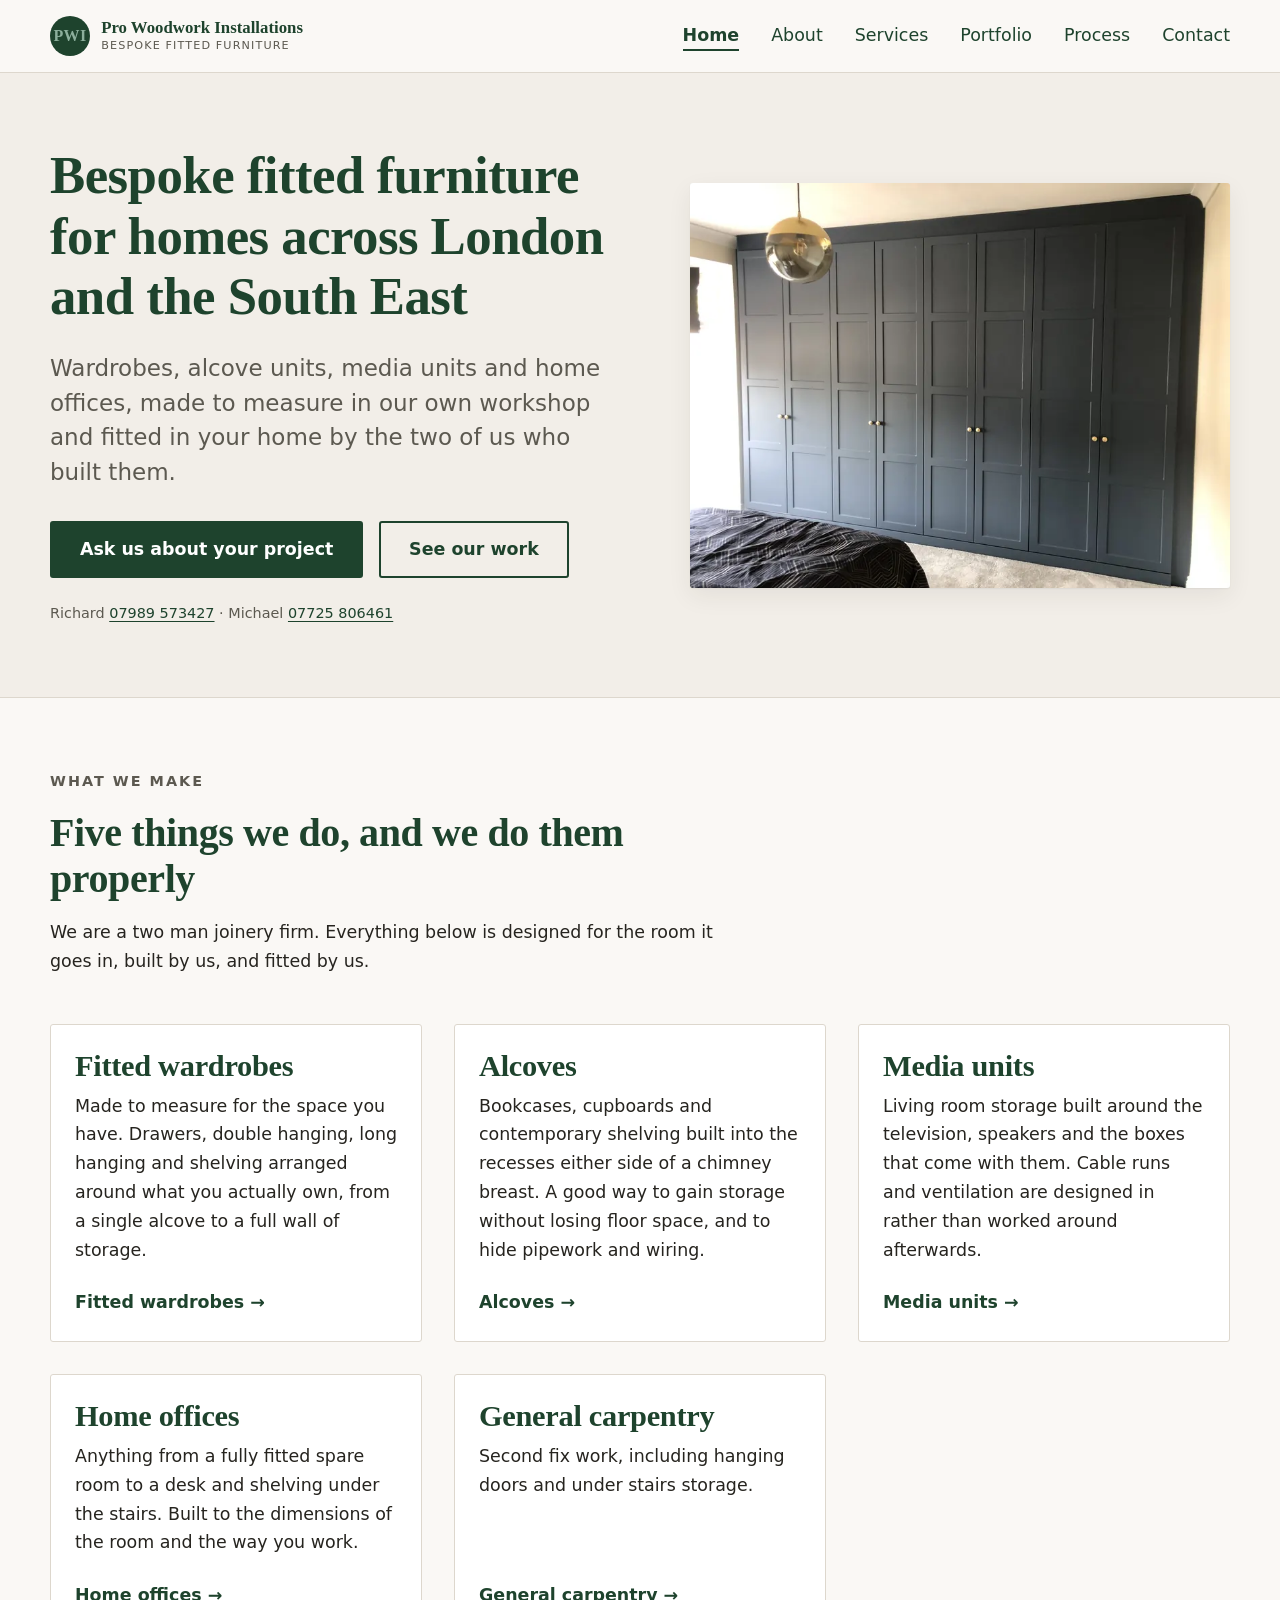
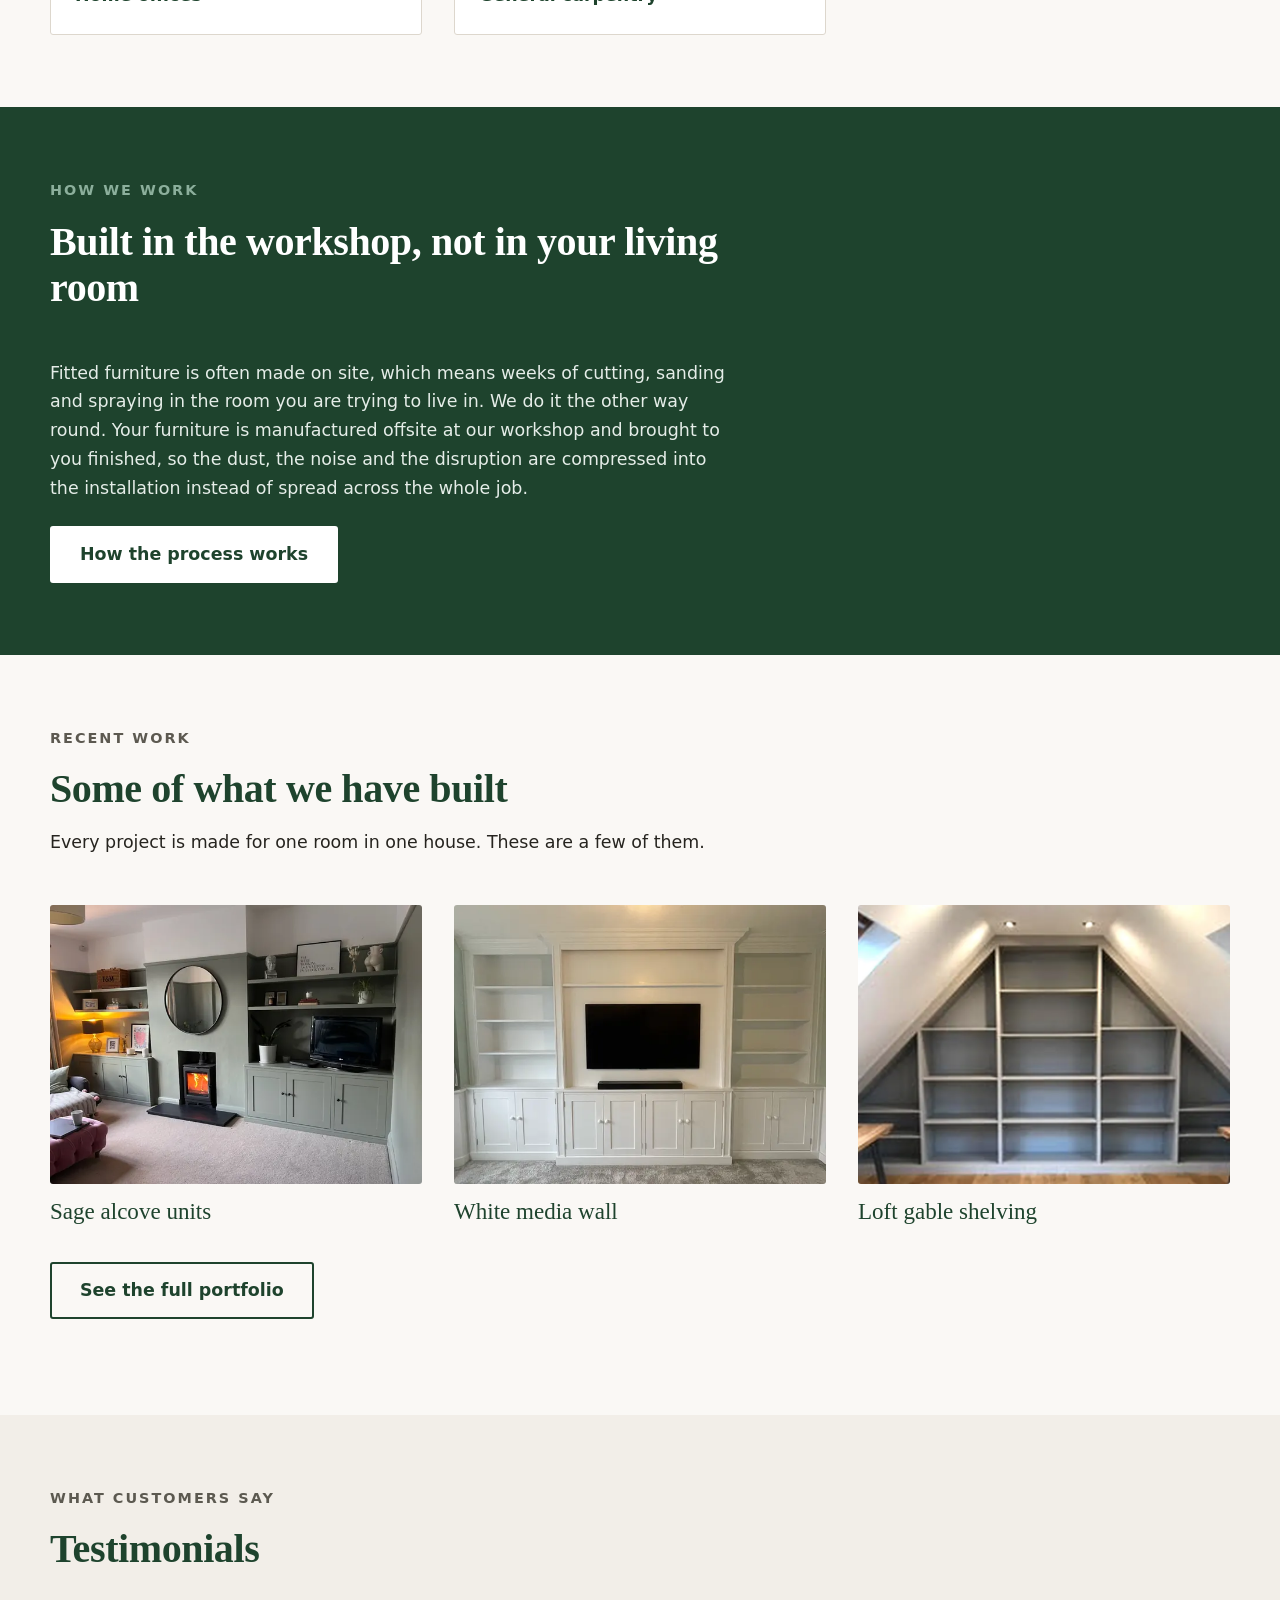
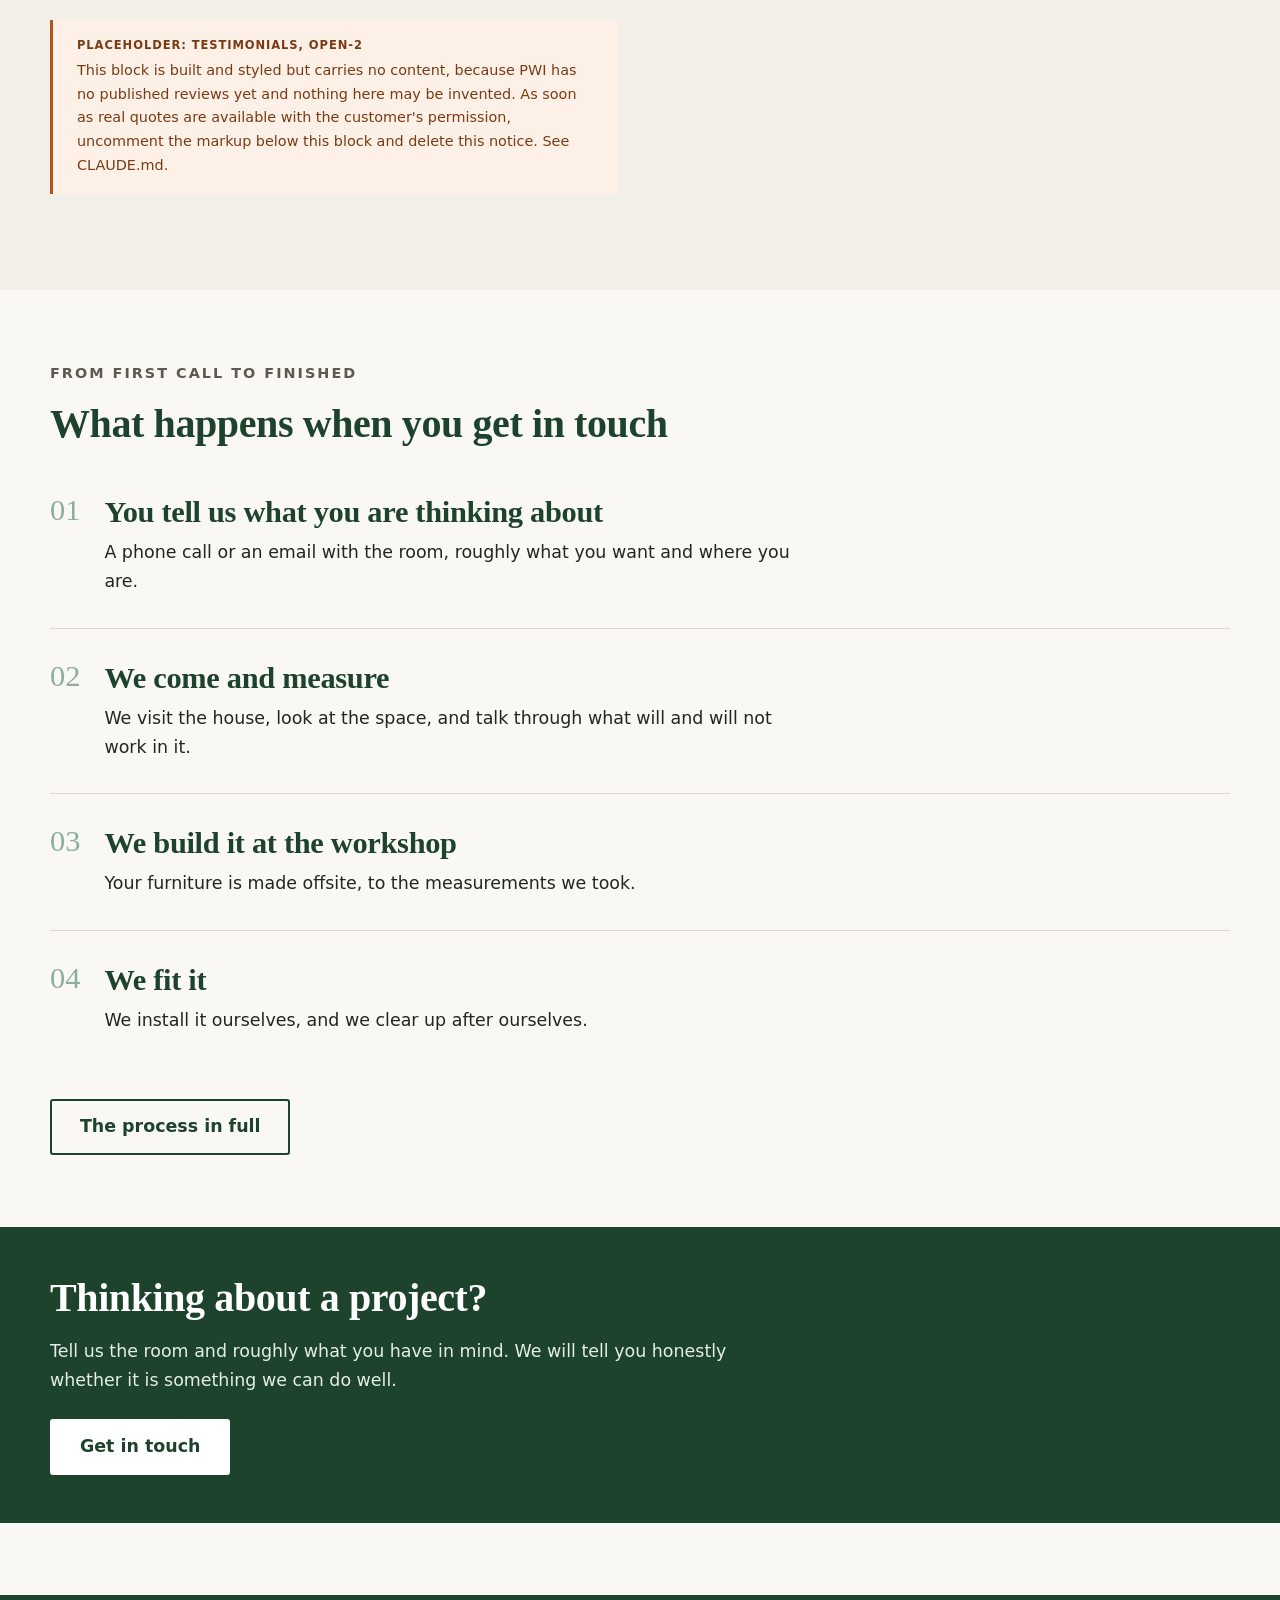
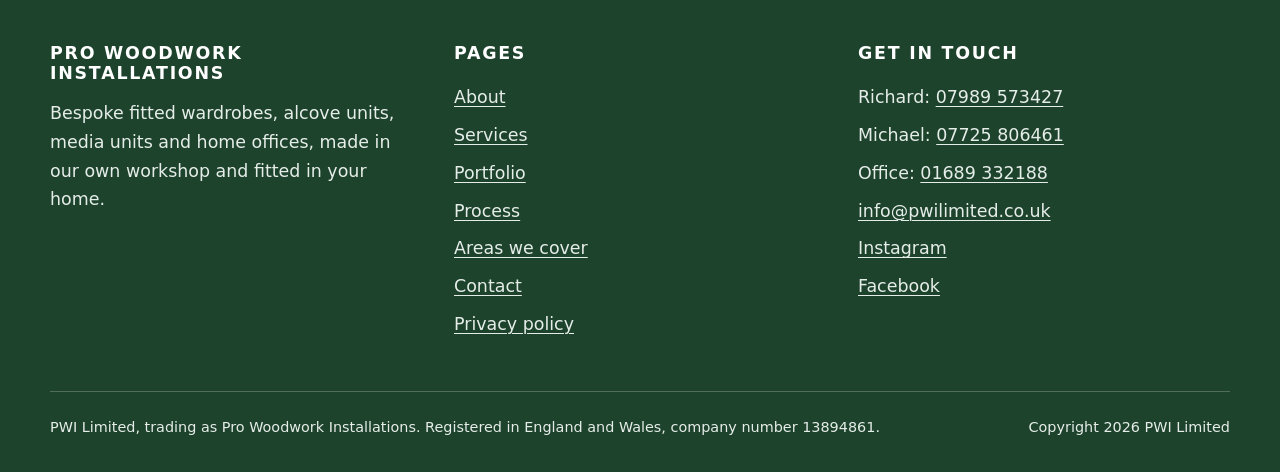
<file: index.html>
<!DOCTYPE html>
<html lang="en-GB">
  <head>
    <meta charset="utf-8" />
    <meta name="viewport" content="width=device-width, initial-scale=1" />

    <title>Bespoke Fitted Furniture, London and the South East | PWI</title>
    <meta name="description" content="Bespoke fitted wardrobes, alcoves, media units and home offices, made in our own workshop and fitted in your home across London and the South East." />
    <link rel="canonical" href="https://www.pwilimited.co.uk/" />

    <meta property="og:type" content="website" />
    <meta property="og:site_name" content="Pro Woodwork Installations" />
    <meta property="og:title" content="Bespoke Fitted Furniture, London and the South East | PWI" />
    <meta property="og:description" content="Bespoke fitted wardrobes, alcoves, media units and home offices, made in our own workshop and fitted in your home across London and the South East." />
    <meta property="og:url" content="https://www.pwilimited.co.uk/" />
    <meta property="og:locale" content="en_GB" />
    <meta property="og:image" content="https://www.pwilimited.co.uk/images/og-image.jpg" />
    <meta property="og:image:width" content="1200" />
    <meta property="og:image:height" content="630" />
    <meta property="og:image:alt" content="A full wall of charcoal grey shaker wardrobes fitted by Pro Woodwork Installations" />

    <link rel="stylesheet" href="/styles.css" />
    <link rel="preload" as="image" href="/images/charcoal-shaker-wardrobes-800.webp"
          imagesrcset="/images/charcoal-shaker-wardrobes-800.webp 800w, /images/charcoal-shaker-wardrobes-1600.webp 1600w"
          imagesizes="(min-width: 1200px) 560px, (min-width: 900px) 46vw, calc(100vw - 2.5rem)" fetchpriority="high" />

    <!-- Analytics is deliberately not installed in this build. See CLAUDE.md. -->

    <script type="application/ld+json">
{
  "@context": "https://schema.org",
  "@type": "LocalBusiness",
  "@id": "https://www.pwilimited.co.uk/#business",
  "name": "Pro Woodwork Installations",
  "legalName": "PWI Limited",
  "description": "Bespoke fitted wardrobes, alcove units, media units and home offices, manufactured in our own workshop and installed in your home.",
  "url": "https://www.pwilimited.co.uk/",
  "telephone": "+441689332188",
  "email": "info@pwilimited.co.uk",
  "areaServed": [
    { "@type": "AdministrativeArea", "name": "London" },
    { "@type": "AdministrativeArea", "name": "South East England" }
  ],
  "sameAs": [
    "https://www.instagram.com/pwilimited/",
    "https://www.facebook.com/pwilimited"
  ]
}
    </script>
  </head>

  <body class="page-home">
    <a class="skip-link" href="#main">Skip to main content</a>

    <header class="site-header">
      <div class="wrap site-header__inner">
        <a class="brand" href="/">
          <span class="brand__mark" aria-hidden="true">PWI</span>
          <span class="brand__name">Pro Woodwork Installations
            <span>Bespoke fitted furniture</span>
          </span>
        </a>

        <button class="nav-toggle" type="button" aria-expanded="false" aria-controls="primary-nav">
          <span class="nav-toggle__bars" aria-hidden="true"></span>
          Menu
        </button>

        <nav class="nav" id="primary-nav" data-open="false" aria-label="Primary">
          <ul class="nav__list">
          <li><a href="/" aria-current="page">Home</a></li>
          <li><a href="/about/">About</a></li>
          <li><a href="/services/">Services</a></li>
          <li><a href="/portfolio/">Portfolio</a></li>
          <li><a href="/process/">Process</a></li>
          <li><a href="/contact/">Contact</a></li>
          </ul>
        </nav>
      </div>
    </header>


    <main id="main">
      <section class="hero">
        <div class="wrap hero__inner">
          <div>
            <h1 class="hero__title">Bespoke fitted furniture for homes across London and the South East</h1>
            <p class="hero__lede">Wardrobes, alcove units, media units and home offices, made to measure
              in our own workshop and fitted in your home by the two of us who built them.</p>
            <div class="btn-row">
              <a class="btn" href="/contact/">Ask us about your project</a>
              <a class="btn btn--ghost" href="/portfolio/">See our work</a>
            </div>
            <p class="hero__note">Richard <a href="tel:+447989573427">07989 573427</a> &middot;
              Michael <a href="tel:+447725806461">07725 806461</a></p>
          </div>
          <div>
            <div class="media">
              <img src="/images/charcoal-shaker-wardrobes-800.webp"
                   srcset="/images/charcoal-shaker-wardrobes-800.webp 800w, /images/charcoal-shaker-wardrobes-1600.webp 1600w"
                   sizes="(min-width: 1200px) 560px, (min-width: 900px) 46vw, calc(100vw - 2.5rem)"
                   width="800" height="600" fetchpriority="high"
                   alt="A full wall of fitted wardrobes with charcoal grey shaker doors and brass knobs, in a bedroom with a brass pendant light" />
            </div>
          </div>
        </div>
      </section>

      <section class="section">
        <div class="wrap">
          <div class="section__intro">
            <span class="eyebrow">What we make</span>
            <h2>Five things we do, and we do them properly</h2>
            <p>We are a two man joinery firm. Everything below is designed for the room it goes in,
              built by us, and fitted by us.</p>
          </div>

          <div class="grid grid--3">
          <article class="card">
            <div class="card__body">
              <h3>Fitted wardrobes</h3>
              <p>Made to measure for the space you have. Drawers, double hanging, long hanging and shelving arranged around what you actually own, from a single alcove to a full wall of storage.</p>
              <a class="card__link" href="/services/#fitted-wardrobes">Fitted wardrobes</a>
            </div>
          </article>
          <article class="card">
            <div class="card__body">
              <h3>Alcoves</h3>
              <p>Bookcases, cupboards and contemporary shelving built into the recesses either side of a chimney breast. A good way to gain storage without losing floor space, and to hide pipework and wiring.</p>
              <a class="card__link" href="/services/#alcoves">Alcoves</a>
            </div>
          </article>
          <article class="card">
            <div class="card__body">
              <h3>Media units</h3>
              <p>Living room storage built around the television, speakers and the boxes that come with them. Cable runs and ventilation are designed in rather than worked around afterwards.</p>
              <a class="card__link" href="/services/#media-units">Media units</a>
            </div>
          </article>
          <article class="card">
            <div class="card__body">
              <h3>Home offices</h3>
              <p>Anything from a fully fitted spare room to a desk and shelving under the stairs. Built to the dimensions of the room and the way you work.</p>
              <a class="card__link" href="/services/#home-offices">Home offices</a>
            </div>
          </article>
          <article class="card">
            <div class="card__body">
              <h3>General carpentry</h3>
              <p>Second fix work, including hanging doors and under stairs storage.</p>
              <a class="card__link" href="/services/#general-carpentry">General carpentry</a>
            </div>
          </article>
          </div>
        </div>
      </section>

      <section class="section section--forest">
        <div class="wrap">
          <div class="section__intro">
            <span class="eyebrow">How we work</span>
            <h2>Built in the workshop, not in your living room</h2>
          </div>
          <p>Fitted furniture is often made on site, which means weeks of cutting, sanding and
            spraying in the room you are trying to live in. We do it the other way round. Your
            furniture is manufactured offsite at our workshop and brought to you finished, so the
            dust, the noise and the disruption are compressed into the installation instead of
            spread across the whole job.</p>
          <div class="btn-row">
            <a class="btn" href="/process/">How the process works</a>
          </div>
        </div>
      </section>

      <section class="section">
        <div class="wrap">
          <div class="section__intro">
            <span class="eyebrow">Recent work</span>
            <h2>Some of what we have built</h2>
            <p>Every project is made for one room in one house. These are a few of them.</p>
          </div>

          <div class="grid grid--3">
            <a class="thumb" href="/portfolio/#sage-alcove-units">
              <div class="media">
                <img src="/images/sage-alcove-units-640.webp"
                     srcset="/images/sage-alcove-units-640.webp 640w, /images/sage-alcove-units-1024.webp 1024w"
                     sizes="(min-width: 1200px) 370px, (min-width: 900px) 30vw, (min-width: 640px) 45vw, calc(100vw - 2.5rem)"
                     width="640" height="480" loading="lazy" decoding="async"
                     alt="Sage green alcove units either side of a chimney breast with a log burner, cupboards below and open shelving above" />
              </div>
              <span class="thumb__label">Sage alcove units</span>
            </a>
            <a class="thumb" href="/portfolio/#white-media-wall">
              <div class="media">
                <img src="/images/white-media-wall-640.webp"
                     srcset="/images/white-media-wall-640.webp 640w, /images/white-media-wall-1000.webp 1000w"
                     sizes="(min-width: 1200px) 370px, (min-width: 900px) 30vw, (min-width: 640px) 45vw, calc(100vw - 2.5rem)"
                     width="640" height="480" loading="lazy" decoding="async"
                     alt="White media wall with a television in the centre, open shelving either side and panelled cupboards along the bottom" />
              </div>
              <span class="thumb__label">White media wall</span>
            </a>
            <a class="thumb" href="/portfolio/#loft-gable-shelving">
              <div class="media">
                <img src="/images/loft-gable-shelving-800.webp"
                     srcset="/images/loft-gable-shelving-800.webp 800w, /images/loft-gable-shelving-1488.webp 1488w"
                     sizes="(min-width: 1200px) 370px, (min-width: 900px) 30vw, (min-width: 640px) 45vw, calc(100vw - 2.5rem)"
                     width="800" height="600" loading="lazy" decoding="async"
                     alt="Grey fitted shelving built into the full height of a loft gable wall under the roof slopes, with wooden desks at each end" />
              </div>
              <span class="thumb__label">Loft gable shelving</span>
            </a>
          </div>

          <p style="margin-top: var(--s4)"><a class="btn btn--ghost" href="/portfolio/">See the full portfolio</a></p>
        </div>
      </section>

      <section class="section section--alt">
        <div class="wrap">
          <div class="section__intro">
            <span class="eyebrow">What customers say</span>
            <h2>Testimonials</h2>
          </div>

        <div class="ph">
          <strong>Placeholder: testimonials, OPEN-2</strong>
          <p>This block is built and styled but carries no content, because PWI has no published reviews yet and nothing here may be invented. As soon as real quotes are available with the customer's permission, uncomment the markup below this block and delete this notice. See CLAUDE.md.</p>
        </div>

          <!-- Real testimonial markup, ready to use. Replace the bracketed values with
               genuine quotes only. Do not write example quotes into this file.

          <div class="grid grid--3">
            <blockquote class="callout">
              <p>QUOTE TEXT</p>
              <p><strong>CUSTOMER FIRST NAME</strong>, POSTCODE DISTRICT</p>
            </blockquote>
          </div>
          -->
        </div>
      </section>

      <section class="section">
        <div class="wrap">
          <div class="section__intro">
            <span class="eyebrow">From first call to finished</span>
            <h2>What happens when you get in touch</h2>
          </div>

          <ol class="steps">
            <li class="step">
              <div>
                <h3>You tell us what you are thinking about</h3>
                <p>A phone call or an email with the room, roughly what you want and where you are.</p>
              </div>
            </li>
            <li class="step">
              <div>
                <h3>We come and measure</h3>
                <p>We visit the house, look at the space, and talk through what will and will not work in it.</p>
              </div>
            </li>
            <li class="step">
              <div>
                <h3>We build it at the workshop</h3>
                <p>Your furniture is made offsite, to the measurements we took.</p>
              </div>
            </li>
            <li class="step">
              <div>
                <h3>We fit it</h3>
                <p>We install it ourselves, and we clear up after ourselves.</p>
              </div>
            </li>
          </ol>

          <div class="btn-row" style="margin-top: var(--s4)">
            <a class="btn btn--ghost" href="/process/">The process in full</a>
          </div>
        </div>
      </section>

      <section class="section section--forest section--tight">
        <div class="wrap">
          <h2>Thinking about a project?</h2>
          <p>Tell us the room and roughly what you have in mind. We will tell you honestly whether
            it is something we can do well.</p>
          <div class="btn-row">
            <a class="btn" href="/contact/">Get in touch</a>
          </div>
        </div>
      </section>

    </main>

    <footer class="site-footer">
      <div class="wrap">
        <div class="site-footer__grid">
          <div>
            <h2>Pro Woodwork Installations</h2>
            <p>Bespoke fitted wardrobes, alcove units, media units and home offices, made in our
              own workshop and fitted in your home.</p>
          </div>

          <div>
            <h3>Pages</h3>
            <ul>
              <li><a href="/about/">About</a></li>
              <li><a href="/services/">Services</a></li>
              <li><a href="/portfolio/">Portfolio</a></li>
              <li><a href="/process/">Process</a></li>
              <li><a href="/areas/">Areas we cover</a></li>
              <li><a href="/contact/">Contact</a></li>
              <li><a href="/privacy/">Privacy policy</a></li>
            </ul>
          </div>

          <div>
            <h3>Get in touch</h3>
            <ul>
              <li>Richard: <a href="tel:+447989573427">07989 573427</a></li>
              <li>Michael: <a href="tel:+447725806461">07725 806461</a></li>
              <li>Office: <a href="tel:+441689332188">01689 332188</a></li>
              <li><a href="mailto:info@pwilimited.co.uk">info@pwilimited.co.uk</a></li>
              <li><a href="https://www.instagram.com/pwilimited/" rel="noopener">Instagram</a></li>
              <li><a href="https://www.facebook.com/pwilimited" rel="noopener">Facebook</a></li>
            </ul>
          </div>
        </div>

        <div class="site-footer__legal">
          <p>PWI Limited, trading as Pro Woodwork Installations. Registered in England and Wales,
            company number 13894861.</p>
          <p>Copyright 2026 PWI Limited</p>
        </div>
      </div>
    </footer>

    <script src="/js/nav.js" defer></script>
  </body>
</html>
</file>
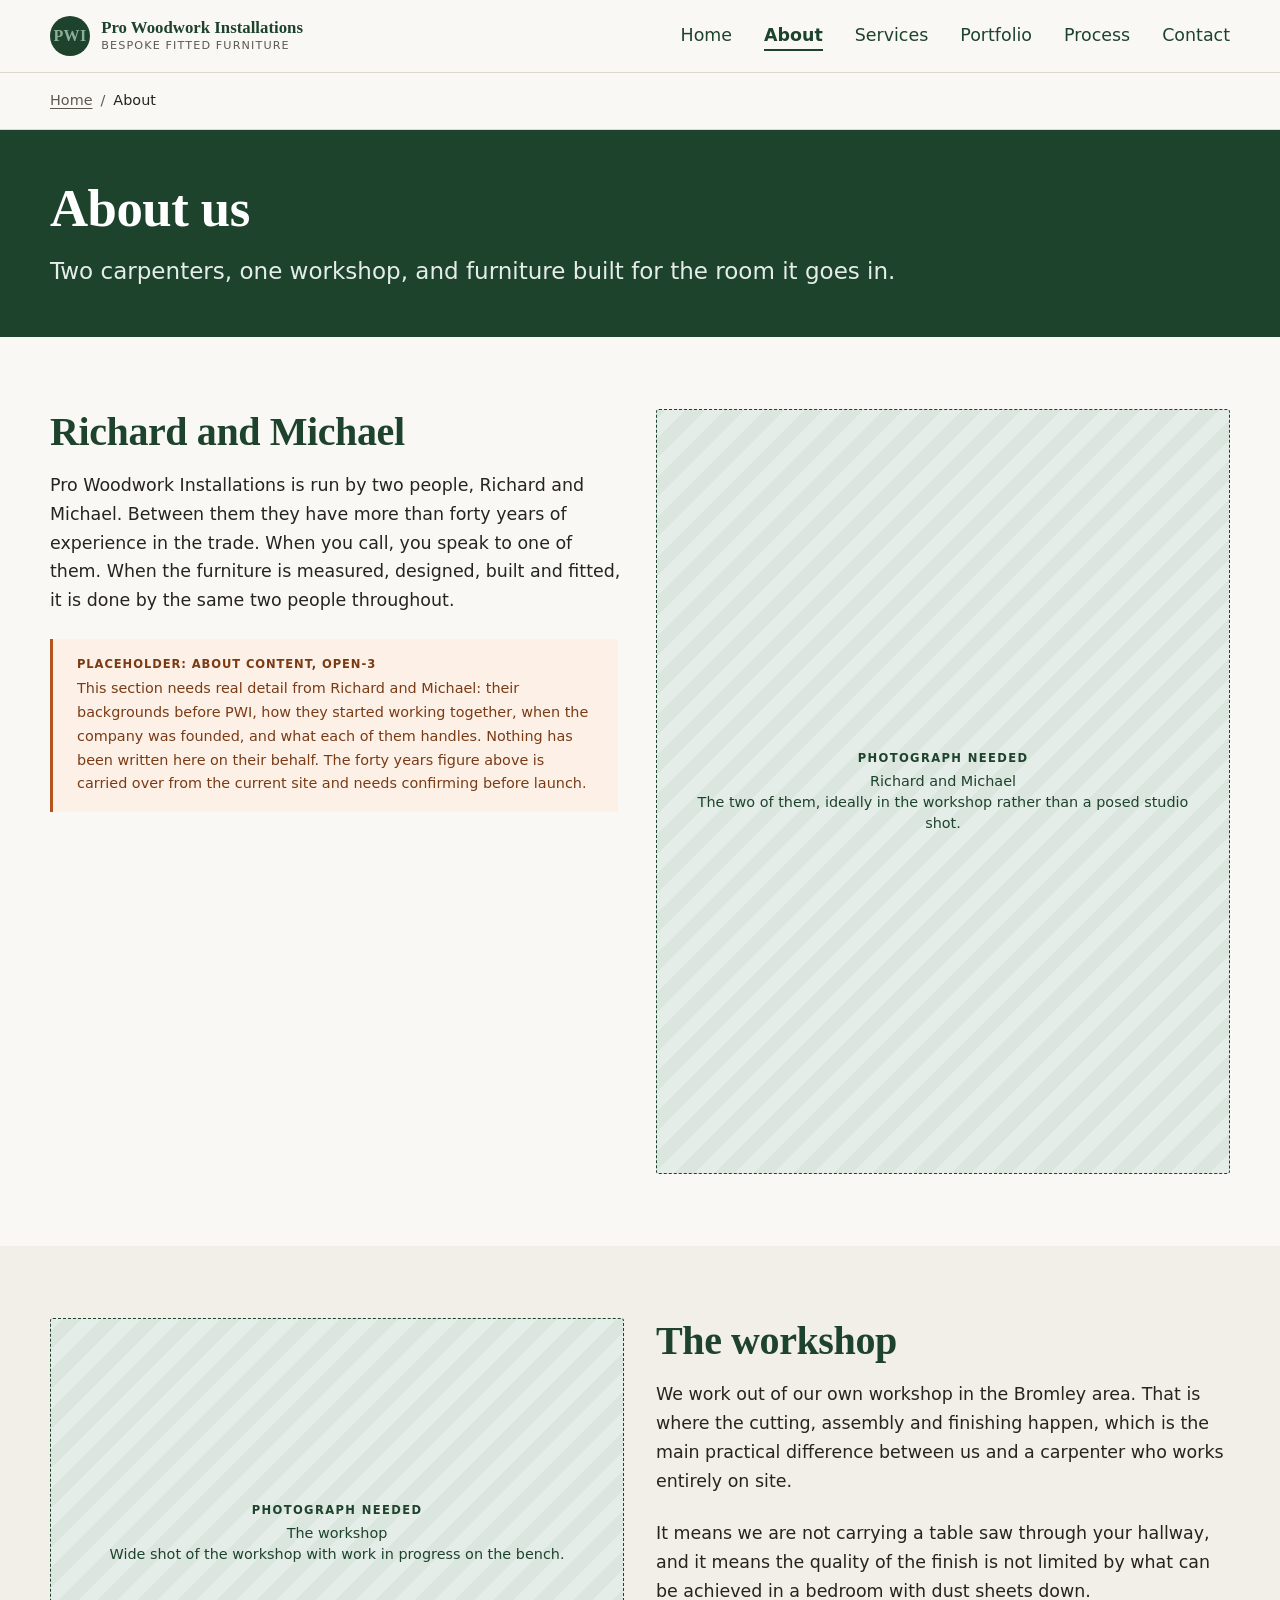
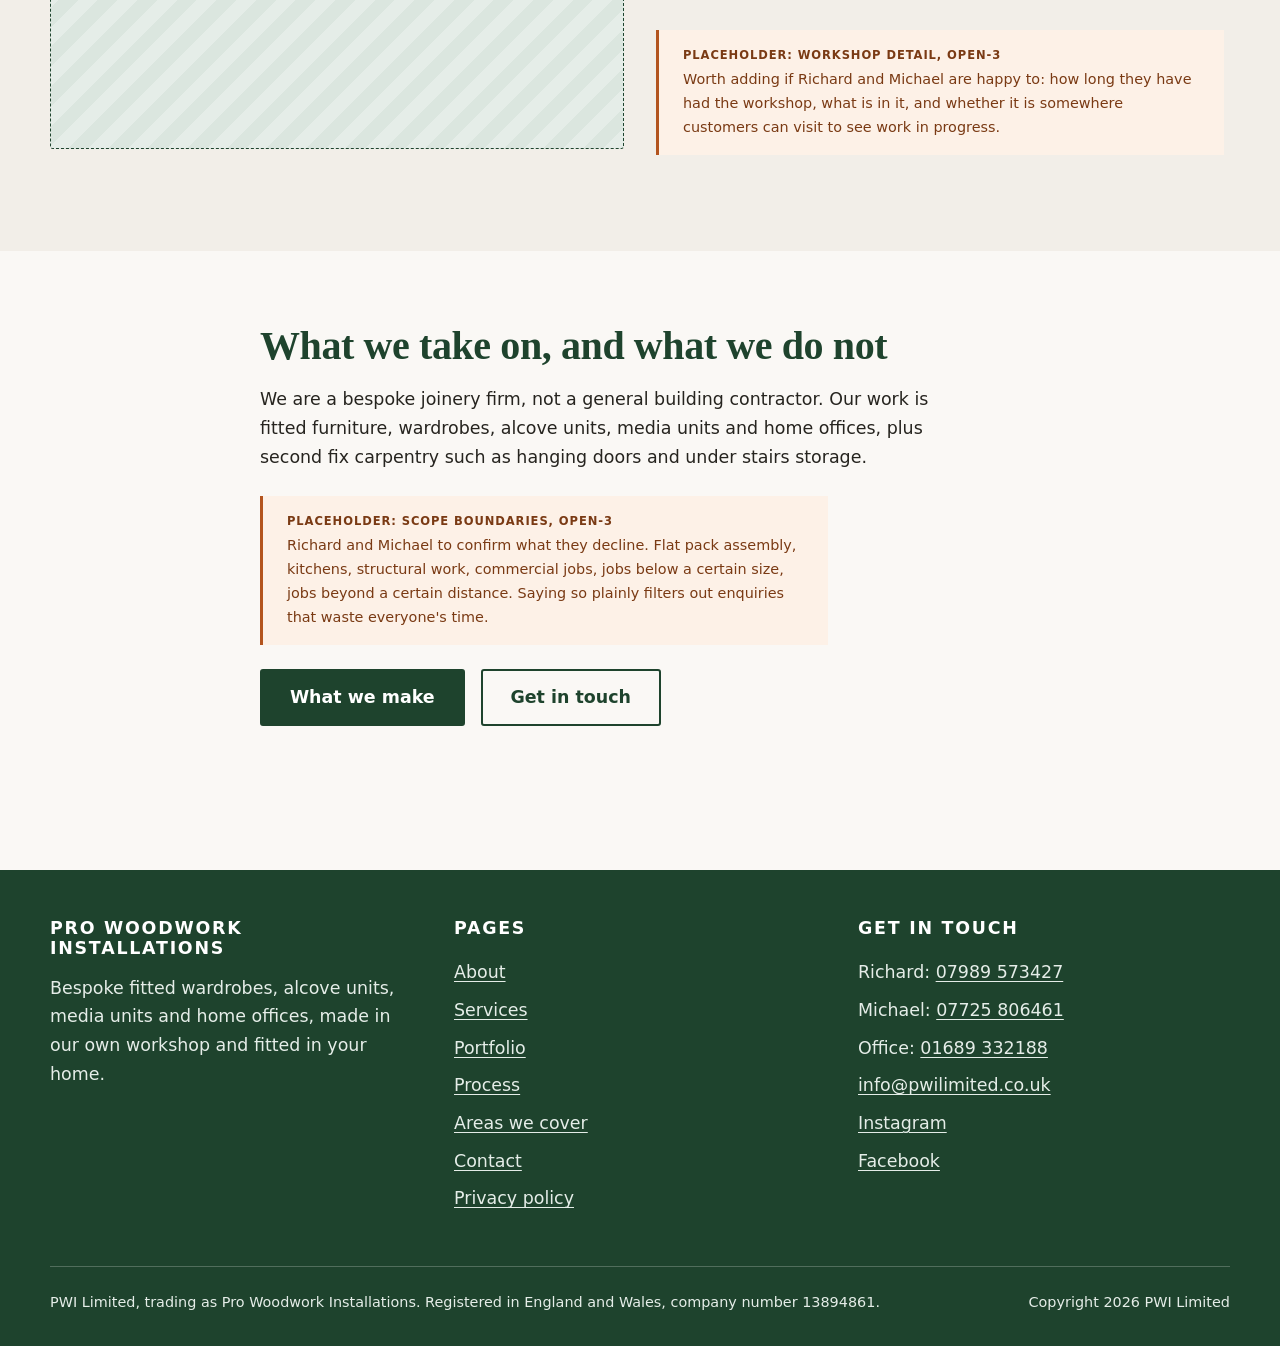
<file: about/index.html>
<!DOCTYPE html>
<html lang="en-GB">
  <head>
    <meta charset="utf-8" />
    <meta name="viewport" content="width=device-width, initial-scale=1" />

    <title>About Pro Woodwork Installations | Bespoke Joinery</title>
    <meta name="description" content="Pro Woodwork Installations is a two man bespoke joinery firm run by Richard and Michael, working from a workshop in the Bromley area." />
    <link rel="canonical" href="https://www.pwilimited.co.uk/about/" />

    <meta property="og:type" content="website" />
    <meta property="og:site_name" content="Pro Woodwork Installations" />
    <meta property="og:title" content="About Pro Woodwork Installations | Bespoke Joinery" />
    <meta property="og:description" content="Pro Woodwork Installations is a two man bespoke joinery firm run by Richard and Michael, working from a workshop in the Bromley area." />
    <meta property="og:url" content="https://www.pwilimited.co.uk/about/" />
    <meta property="og:locale" content="en_GB" />
    <meta property="og:image" content="https://www.pwilimited.co.uk/images/og-image.jpg" />
    <meta property="og:image:width" content="1200" />
    <meta property="og:image:height" content="630" />
    <meta property="og:image:alt" content="A full wall of charcoal grey shaker wardrobes fitted by Pro Woodwork Installations" />

    <link rel="stylesheet" href="/styles.css" />

    <!-- Analytics is deliberately not installed in this build. See CLAUDE.md. -->

    <script type="application/ld+json">
{
  "@context":"https://schema.org",
  "@type":"BreadcrumbList",
  "itemListElement":[
    {"@type":"ListItem","position":1,"name":"Home","item":"https://www.pwilimited.co.uk/"},
    {"@type":"ListItem","position":2,"name":"About","item":"https://www.pwilimited.co.uk"}
  ]
}
    </script>
  </head>

  <body class="page-about">
    <a class="skip-link" href="#main">Skip to main content</a>

    <header class="site-header">
      <div class="wrap site-header__inner">
        <a class="brand" href="/">
          <span class="brand__mark" aria-hidden="true">PWI</span>
          <span class="brand__name">Pro Woodwork Installations
            <span>Bespoke fitted furniture</span>
          </span>
        </a>

        <button class="nav-toggle" type="button" aria-expanded="false" aria-controls="primary-nav">
          <span class="nav-toggle__bars" aria-hidden="true"></span>
          Menu
        </button>

        <nav class="nav" id="primary-nav" data-open="false" aria-label="Primary">
          <ul class="nav__list">
          <li><a href="/">Home</a></li>
          <li><a href="/about/" aria-current="page">About</a></li>
          <li><a href="/services/">Services</a></li>
          <li><a href="/portfolio/">Portfolio</a></li>
          <li><a href="/process/">Process</a></li>
          <li><a href="/contact/">Contact</a></li>
          </ul>
        </nav>
      </div>
    </header>

    <nav class="breadcrumb" aria-label="Breadcrumb">
      <div class="wrap">
        <ol>
          <li><a href="/">Home</a></li>
          <li aria-current="page">About</li>
        </ol>
      </div>
    </nav>

    <main id="main">
      <div class="page-head">
        <div class="wrap">
          <h1>About us</h1>
          <p>Two carpenters, one workshop, and furniture built for the room it goes in.</p>
        </div>
      </div>

      <section class="section">
        <div class="wrap">
          <div class="grid grid--2">
            <div>
              <h2>Richard and Michael</h2>
              <p>Pro Woodwork Installations is run by two people, Richard and Michael. Between them
                they have more than forty years of experience in the trade. When you call, you speak
                to one of them. When the furniture is measured, designed, built and fitted, it is
                done by the same two people throughout.</p>

          <div class="ph">
            <strong>Placeholder: about content, OPEN-3</strong>
            <p>This section needs real detail from Richard and Michael: their backgrounds before PWI, how they started working together, when the company was founded, and what each of them handles. Nothing has been written here on their behalf. The forty years figure above is carried over from the current site and needs confirming before launch.</p>
          </div>
            </div>
            <div>
              <div class="imgslot imgslot--tall">
              <span><strong>Photograph needed</strong>Richard and Michael<br />The two of them, ideally in the workshop rather than a posed studio shot.</span>
            </div>
            </div>
          </div>
        </div>
      </section>

      <section class="section section--alt">
        <div class="wrap">
          <div class="grid grid--2">
            <div>
              <div class="imgslot">
              <span><strong>Photograph needed</strong>The workshop<br />Wide shot of the workshop with work in progress on the bench.</span>
            </div>
            </div>
            <div>
              <h2>The workshop</h2>
              <p>We work out of our own workshop in the Bromley area. That is where the cutting,
                assembly and finishing happen, which is the main practical difference between us and
                a carpenter who works entirely on site.</p>
              <p>It means we are not carrying a table saw through your hallway, and it means the
                quality of the finish is not limited by what can be achieved in a bedroom with dust
                sheets down.</p>

          <div class="ph">
            <strong>Placeholder: workshop detail, OPEN-3</strong>
            <p>Worth adding if Richard and Michael are happy to: how long they have had the workshop, what is in it, and whether it is somewhere customers can visit to see work in progress.</p>
          </div>
            </div>
          </div>
        </div>
      </section>

      <section class="section">
        <div class="wrap wrap--narrow">
          <h2>What we take on, and what we do not</h2>
          <p>We are a bespoke joinery firm, not a general building contractor. Our work is fitted
            furniture, wardrobes, alcove units, media units and home offices, plus second fix
            carpentry such as hanging doors and under stairs storage.</p>

          <div class="ph">
            <strong>Placeholder: scope boundaries, OPEN-3</strong>
            <p>Richard and Michael to confirm what they decline. Flat pack assembly, kitchens, structural work, commercial jobs, jobs below a certain size, jobs beyond a certain distance. Saying so plainly filters out enquiries that waste everyone's time.</p>
          </div>

          <div class="btn-row">
            <a class="btn" href="/services/">What we make</a>
            <a class="btn btn--ghost" href="/contact/">Get in touch</a>
          </div>
        </div>
      </section>

    </main>

    <footer class="site-footer">
      <div class="wrap">
        <div class="site-footer__grid">
          <div>
            <h2>Pro Woodwork Installations</h2>
            <p>Bespoke fitted wardrobes, alcove units, media units and home offices, made in our
              own workshop and fitted in your home.</p>
          </div>

          <div>
            <h3>Pages</h3>
            <ul>
              <li><a href="/about/">About</a></li>
              <li><a href="/services/">Services</a></li>
              <li><a href="/portfolio/">Portfolio</a></li>
              <li><a href="/process/">Process</a></li>
              <li><a href="/areas/">Areas we cover</a></li>
              <li><a href="/contact/">Contact</a></li>
              <li><a href="/privacy/">Privacy policy</a></li>
            </ul>
          </div>

          <div>
            <h3>Get in touch</h3>
            <ul>
              <li>Richard: <a href="tel:+447989573427">07989 573427</a></li>
              <li>Michael: <a href="tel:+447725806461">07725 806461</a></li>
              <li>Office: <a href="tel:+441689332188">01689 332188</a></li>
              <li><a href="mailto:info@pwilimited.co.uk">info@pwilimited.co.uk</a></li>
              <li><a href="https://www.instagram.com/pwilimited/" rel="noopener">Instagram</a></li>
              <li><a href="https://www.facebook.com/pwilimited" rel="noopener">Facebook</a></li>
            </ul>
          </div>
        </div>

        <div class="site-footer__legal">
          <p>PWI Limited, trading as Pro Woodwork Installations. Registered in England and Wales,
            company number 13894861.</p>
          <p>Copyright 2026 PWI Limited</p>
        </div>
      </div>
    </footer>

    <script src="/js/nav.js" defer></script>
  </body>
</html>
</file>
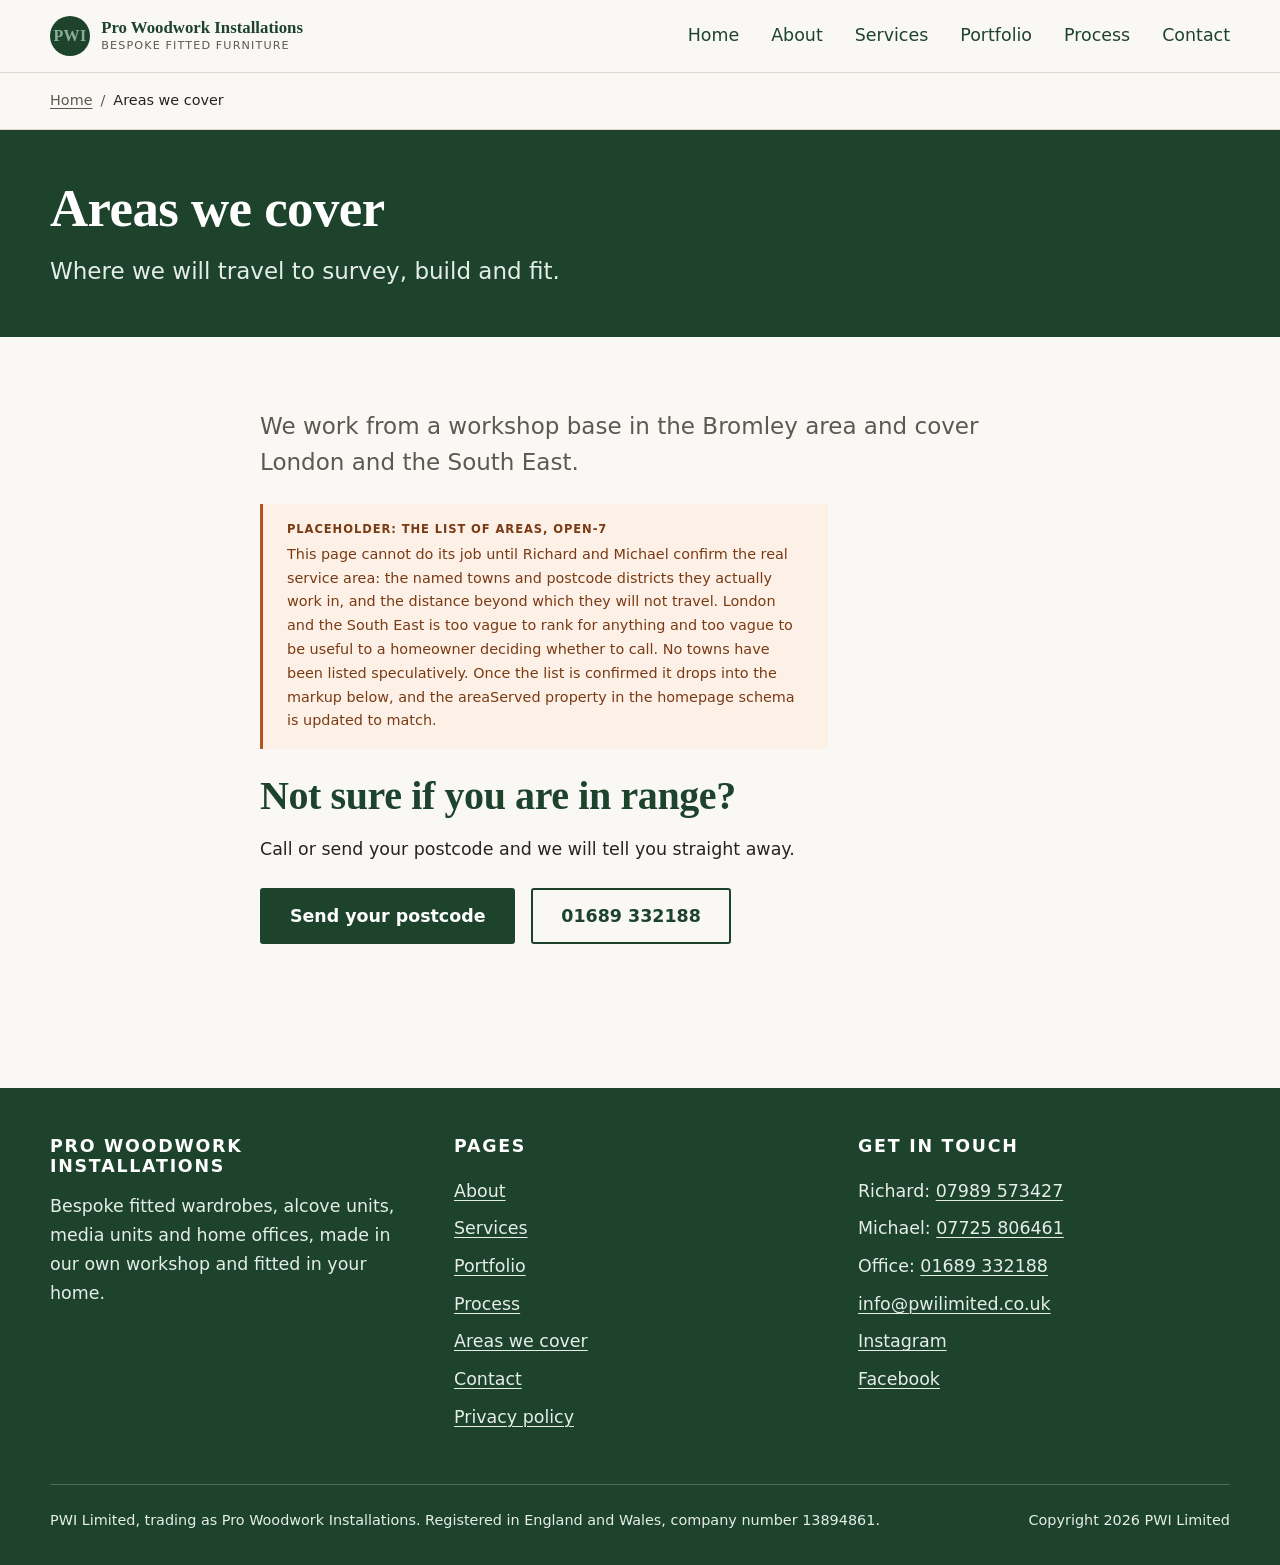
<file: areas/index.html>
<!DOCTYPE html>
<html lang="en-GB">
  <head>
    <meta charset="utf-8" />
    <meta name="viewport" content="width=device-width, initial-scale=1" />

    <title>Areas We Cover | Pro Woodwork Installations</title>
    <meta name="description" content="Pro Woodwork Installations works from a workshop base in the Bromley area, covering London and the South East for bespoke fitted furniture." />
    <link rel="canonical" href="https://www.pwilimited.co.uk/areas/" />

    <meta property="og:type" content="website" />
    <meta property="og:site_name" content="Pro Woodwork Installations" />
    <meta property="og:title" content="Areas We Cover | Pro Woodwork Installations" />
    <meta property="og:description" content="Pro Woodwork Installations works from a workshop base in the Bromley area, covering London and the South East for bespoke fitted furniture." />
    <meta property="og:url" content="https://www.pwilimited.co.uk/areas/" />
    <meta property="og:locale" content="en_GB" />
    <meta property="og:image" content="https://www.pwilimited.co.uk/images/og-image.jpg" />
    <meta property="og:image:width" content="1200" />
    <meta property="og:image:height" content="630" />
    <meta property="og:image:alt" content="A full wall of charcoal grey shaker wardrobes fitted by Pro Woodwork Installations" />

    <link rel="stylesheet" href="/styles.css" />

    <!-- Analytics is deliberately not installed in this build. See CLAUDE.md. -->

    <script type="application/ld+json">
{
  "@context":"https://schema.org",
  "@type":"BreadcrumbList",
  "itemListElement":[
    {"@type":"ListItem","position":1,"name":"Home","item":"https://www.pwilimited.co.uk/"},
    {"@type":"ListItem","position":2,"name":"Areas we cover","item":"https://www.pwilimited.co.uk"}
  ]
}
    </script>
  </head>

  <body class="page-areas">
    <a class="skip-link" href="#main">Skip to main content</a>

    <header class="site-header">
      <div class="wrap site-header__inner">
        <a class="brand" href="/">
          <span class="brand__mark" aria-hidden="true">PWI</span>
          <span class="brand__name">Pro Woodwork Installations
            <span>Bespoke fitted furniture</span>
          </span>
        </a>

        <button class="nav-toggle" type="button" aria-expanded="false" aria-controls="primary-nav">
          <span class="nav-toggle__bars" aria-hidden="true"></span>
          Menu
        </button>

        <nav class="nav" id="primary-nav" data-open="false" aria-label="Primary">
          <ul class="nav__list">
          <li><a href="/">Home</a></li>
          <li><a href="/about/">About</a></li>
          <li><a href="/services/">Services</a></li>
          <li><a href="/portfolio/">Portfolio</a></li>
          <li><a href="/process/">Process</a></li>
          <li><a href="/contact/">Contact</a></li>
          </ul>
        </nav>
      </div>
    </header>

    <nav class="breadcrumb" aria-label="Breadcrumb">
      <div class="wrap">
        <ol>
          <li><a href="/">Home</a></li>
          <li aria-current="page">Areas we cover</li>
        </ol>
      </div>
    </nav>

    <main id="main">
      <div class="page-head">
        <div class="wrap">
          <h1>Areas we cover</h1>
          <p>Where we will travel to survey, build and fit.</p>
        </div>
      </div>

      <section class="section">
        <div class="wrap wrap--narrow">
          <p class="lede">We work from a workshop base in the Bromley area and cover London and the
            South East.</p>

          <div class="ph">
            <strong>Placeholder: the list of areas, OPEN-7</strong>
            <p>This page cannot do its job until Richard and Michael confirm the real service area: the named towns and postcode districts they actually work in, and the distance beyond which they will not travel. London and the South East is too vague to rank for anything and too vague to be useful to a homeowner deciding whether to call. No towns have been listed speculatively. Once the list is confirmed it drops into the markup below, and the areaServed property in the homepage schema is updated to match.</p>
          </div>

          <!-- Confirmed areas go here, as a plain list. Example structure only, do not
               publish until the real list is confirmed.

          <ul class="area-cols">
            <li>TOWN, POSTCODE DISTRICT</li>
          </ul>
          -->

          <h2>Not sure if you are in range?</h2>
          <p>Call or send your postcode and we will tell you straight away.</p>
          <div class="btn-row">
            <a class="btn" href="/contact/">Send your postcode</a>
            <a class="btn btn--ghost" href="tel:+441689332188">01689 332188</a>
          </div>
        </div>
      </section>

    </main>

    <footer class="site-footer">
      <div class="wrap">
        <div class="site-footer__grid">
          <div>
            <h2>Pro Woodwork Installations</h2>
            <p>Bespoke fitted wardrobes, alcove units, media units and home offices, made in our
              own workshop and fitted in your home.</p>
          </div>

          <div>
            <h3>Pages</h3>
            <ul>
              <li><a href="/about/">About</a></li>
              <li><a href="/services/">Services</a></li>
              <li><a href="/portfolio/">Portfolio</a></li>
              <li><a href="/process/">Process</a></li>
              <li><a href="/areas/">Areas we cover</a></li>
              <li><a href="/contact/">Contact</a></li>
              <li><a href="/privacy/">Privacy policy</a></li>
            </ul>
          </div>

          <div>
            <h3>Get in touch</h3>
            <ul>
              <li>Richard: <a href="tel:+447989573427">07989 573427</a></li>
              <li>Michael: <a href="tel:+447725806461">07725 806461</a></li>
              <li>Office: <a href="tel:+441689332188">01689 332188</a></li>
              <li><a href="mailto:info@pwilimited.co.uk">info@pwilimited.co.uk</a></li>
              <li><a href="https://www.instagram.com/pwilimited/" rel="noopener">Instagram</a></li>
              <li><a href="https://www.facebook.com/pwilimited" rel="noopener">Facebook</a></li>
            </ul>
          </div>
        </div>

        <div class="site-footer__legal">
          <p>PWI Limited, trading as Pro Woodwork Installations. Registered in England and Wales,
            company number 13894861.</p>
          <p>Copyright 2026 PWI Limited</p>
        </div>
      </div>
    </footer>

    <script src="/js/nav.js" defer></script>
  </body>
</html>
</file>
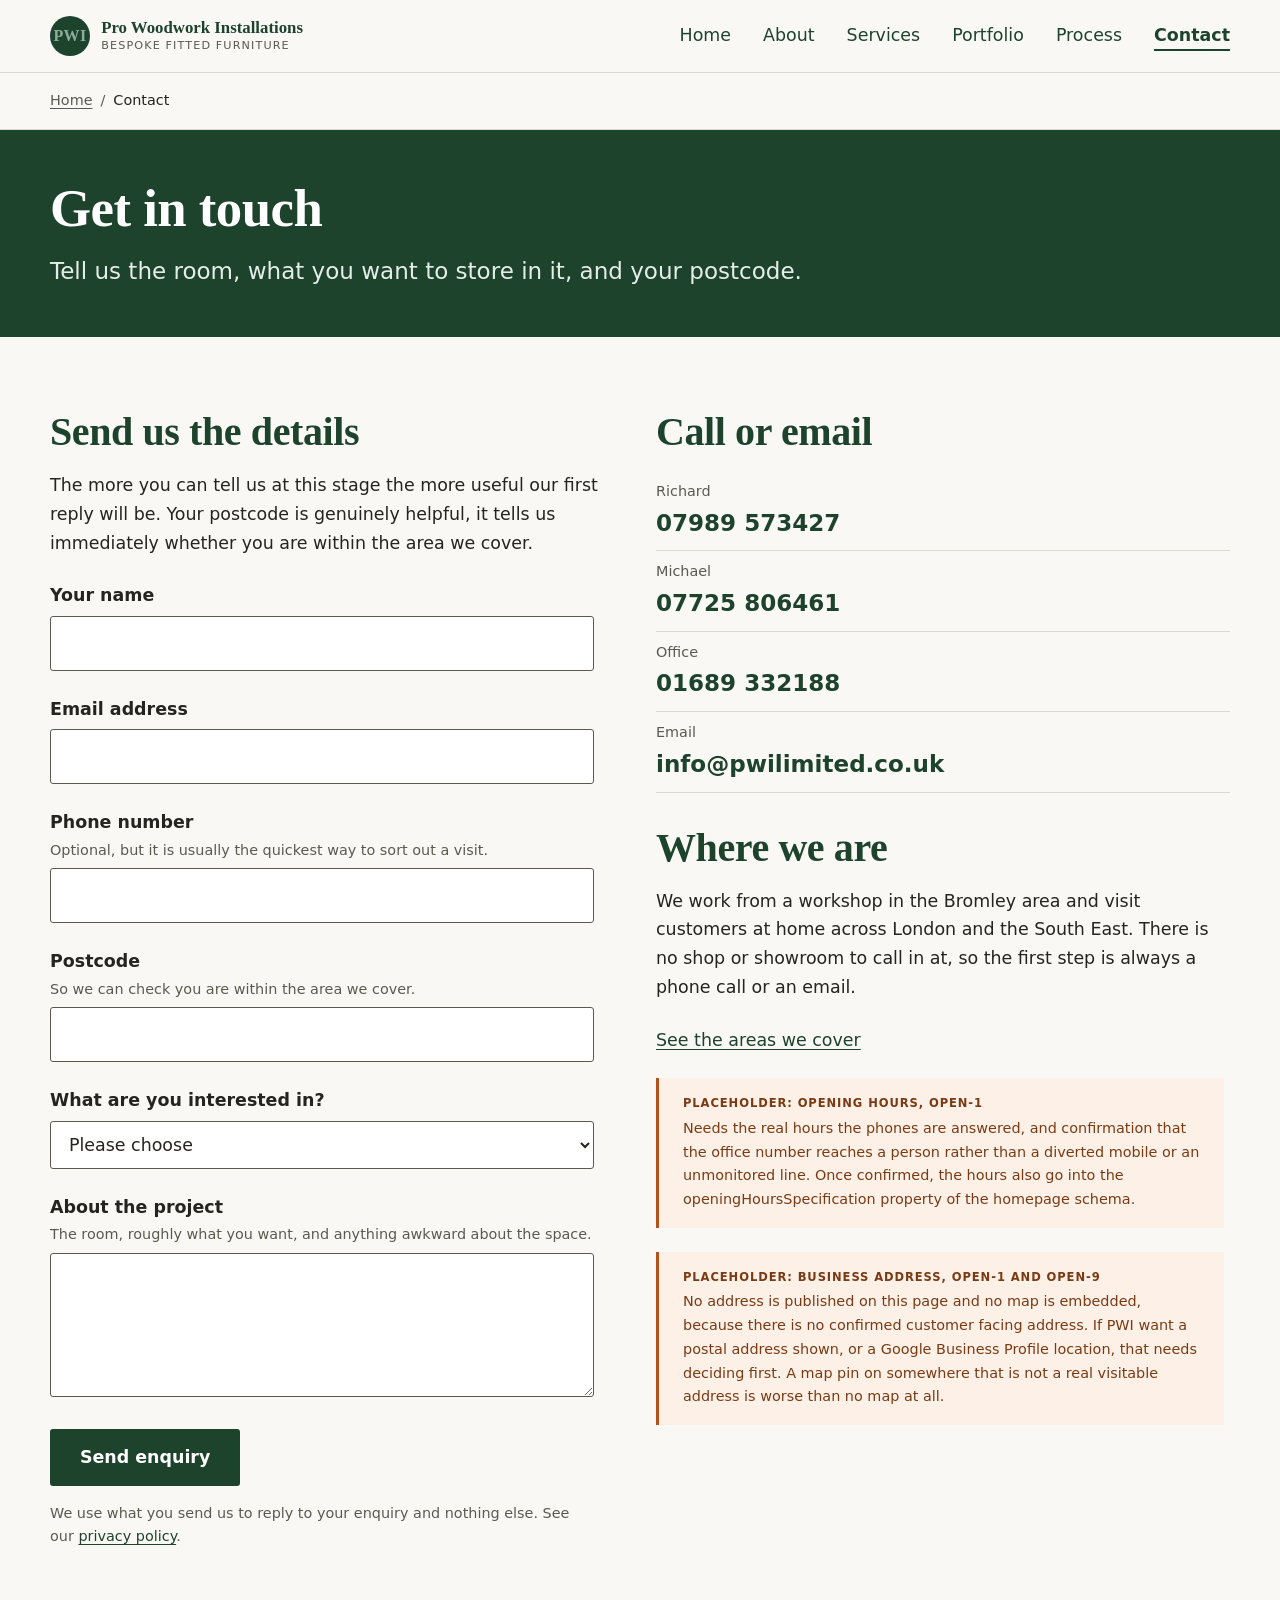
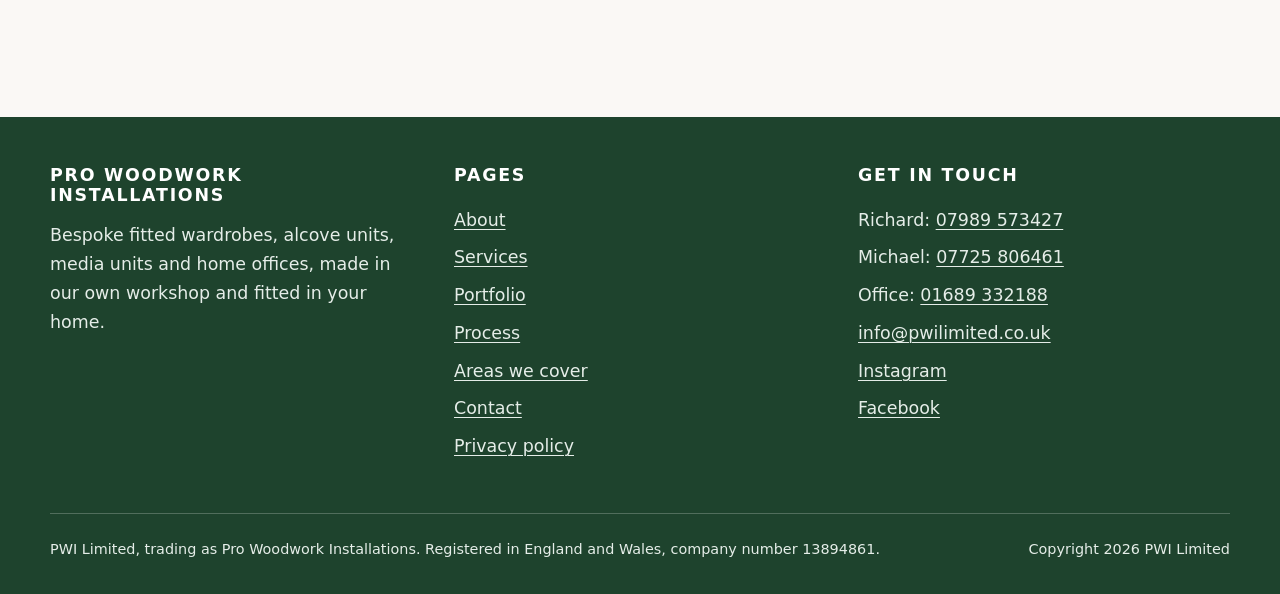
<file: contact/index.html>
<!DOCTYPE html>
<html lang="en-GB">
  <head>
    <meta charset="utf-8" />
    <meta name="viewport" content="width=device-width, initial-scale=1" />

    <title>Contact Pro Woodwork Installations</title>
    <meta name="description" content="Get in touch with Richard and Michael for bespoke fitted wardrobes, alcoves, media units and home offices across London and the South East." />
    <link rel="canonical" href="https://www.pwilimited.co.uk/contact/" />

    <meta property="og:type" content="website" />
    <meta property="og:site_name" content="Pro Woodwork Installations" />
    <meta property="og:title" content="Contact Pro Woodwork Installations" />
    <meta property="og:description" content="Get in touch with Richard and Michael for bespoke fitted wardrobes, alcoves, media units and home offices across London and the South East." />
    <meta property="og:url" content="https://www.pwilimited.co.uk/contact/" />
    <meta property="og:locale" content="en_GB" />
    <meta property="og:image" content="https://www.pwilimited.co.uk/images/og-image.jpg" />
    <meta property="og:image:width" content="1200" />
    <meta property="og:image:height" content="630" />
    <meta property="og:image:alt" content="A full wall of charcoal grey shaker wardrobes fitted by Pro Woodwork Installations" />

    <link rel="stylesheet" href="/styles.css" />

    <!-- Analytics is deliberately not installed in this build. See CLAUDE.md. -->

    <script type="application/ld+json">
{
  "@context":"https://schema.org",
  "@type":"BreadcrumbList",
  "itemListElement":[
    {"@type":"ListItem","position":1,"name":"Home","item":"https://www.pwilimited.co.uk/"},
    {"@type":"ListItem","position":2,"name":"Contact","item":"https://www.pwilimited.co.uk"}
  ]
}
    </script>
  </head>

  <body class="page-contact">
    <a class="skip-link" href="#main">Skip to main content</a>

    <header class="site-header">
      <div class="wrap site-header__inner">
        <a class="brand" href="/">
          <span class="brand__mark" aria-hidden="true">PWI</span>
          <span class="brand__name">Pro Woodwork Installations
            <span>Bespoke fitted furniture</span>
          </span>
        </a>

        <button class="nav-toggle" type="button" aria-expanded="false" aria-controls="primary-nav">
          <span class="nav-toggle__bars" aria-hidden="true"></span>
          Menu
        </button>

        <nav class="nav" id="primary-nav" data-open="false" aria-label="Primary">
          <ul class="nav__list">
          <li><a href="/">Home</a></li>
          <li><a href="/about/">About</a></li>
          <li><a href="/services/">Services</a></li>
          <li><a href="/portfolio/">Portfolio</a></li>
          <li><a href="/process/">Process</a></li>
          <li><a href="/contact/" aria-current="page">Contact</a></li>
          </ul>
        </nav>
      </div>
    </header>

    <nav class="breadcrumb" aria-label="Breadcrumb">
      <div class="wrap">
        <ol>
          <li><a href="/">Home</a></li>
          <li aria-current="page">Contact</li>
        </ol>
      </div>
    </nav>

    <main id="main">
      <div class="page-head">
        <div class="wrap">
          <h1>Get in touch</h1>
          <p>Tell us the room, what you want to store in it, and your postcode.</p>
        </div>
      </div>

      <section class="section">
        <div class="wrap">
          <div class="grid grid--2">
            <div>
              <h2>Send us the details</h2>
              <p>The more you can tell us at this stage the more useful our first reply will be.
                Your postcode is genuinely helpful, it tells us immediately whether you are within
                the area we cover.</p>

              <form class="form" name="enquiry" method="POST" action="/contact/thanks/"
                    data-netlify="true" netlify-honeypot="bot-field">
                <input type="hidden" name="form-name" value="enquiry" />

                <p class="hp">
                  <label>Leave this field empty
                    <input name="bot-field" tabindex="-1" autocomplete="off" />
                  </label>
                </p>

                <div class="field">
                  <label for="name">Your name</label>
                  <input id="name" name="name" type="text" autocomplete="name" required />
                </div>

                <div class="field">
                  <label for="email">Email address</label>
                  <input id="email" name="email" type="email" autocomplete="email" required />
                </div>

                <div class="field">
                  <label for="phone">Phone number
                    <span class="field__hint">Optional, but it is usually the quickest way to sort out a visit.</span>
                  </label>
                  <input id="phone" name="phone" type="tel" autocomplete="tel" />
                </div>

                <div class="field">
                  <label for="postcode">Postcode
                    <span class="field__hint">So we can check you are within the area we cover.</span>
                  </label>
                  <input id="postcode" name="postcode" type="text" autocomplete="postal-code" required />
                </div>

                <div class="field">
                  <label for="service">What are you interested in?</label>
                  <select id="service" name="service">
                    <option value="">Please choose</option>
                    <option value="Fitted wardrobes">Fitted wardrobes</option>
                    <option value="Alcoves">Alcoves</option>
                    <option value="Media units">Media units</option>
                    <option value="Home offices">Home offices</option>
                    <option value="General carpentry">General carpentry</option>
                    <option value="Not sure yet">Not sure yet</option>
                  </select>
                </div>

                <div class="field">
                  <label for="message">About the project
                    <span class="field__hint">The room, roughly what you want, and anything awkward about the space.</span>
                  </label>
                  <textarea id="message" name="message" required></textarea>
                </div>

                <button class="btn" type="submit">Send enquiry</button>

                <p class="field__hint" style="margin-top: var(--s2)">We use what you send us to reply
                  to your enquiry and nothing else. See our <a href="/privacy/">privacy policy</a>.</p>
              </form>
            </div>

            <div>
              <h2>Call or email</h2>
              <ul class="contact-list">
                <li>
                  <span class="label">Richard</span>
                  <a href="tel:+447989573427">07989 573427</a>
                </li>
                <li>
                  <span class="label">Michael</span>
                  <a href="tel:+447725806461">07725 806461</a>
                </li>
                <li>
                  <span class="label">Office</span>
                  <a href="tel:+441689332188">01689 332188</a>
                </li>
                <li>
                  <span class="label">Email</span>
                  <a href="mailto:info@pwilimited.co.uk">info@pwilimited.co.uk</a>
                </li>
              </ul>

              <h2>Where we are</h2>
              <p>We work from a workshop in the Bromley area and visit customers at home across
                London and the South East. There is no shop or showroom to call in at, so the first
                step is always a phone call or an email.</p>
              <p><a href="/areas/">See the areas we cover</a></p>

              <div class="ph">
                <strong>Placeholder: opening hours, OPEN-1</strong>
                <p>Needs the real hours the phones are answered, and confirmation that the office number reaches a person rather than a diverted mobile or an unmonitored line. Once confirmed, the hours also go into the openingHoursSpecification property of the homepage schema.</p>
              </div>

              <div class="ph">
                <strong>Placeholder: business address, OPEN-1 and OPEN-9</strong>
                <p>No address is published on this page and no map is embedded, because there is no confirmed customer facing address. If PWI want a postal address shown, or a Google Business Profile location, that needs deciding first. A map pin on somewhere that is not a real visitable address is worse than no map at all.</p>
              </div>
            </div>
          </div>
        </div>
      </section>

    </main>

    <footer class="site-footer">
      <div class="wrap">
        <div class="site-footer__grid">
          <div>
            <h2>Pro Woodwork Installations</h2>
            <p>Bespoke fitted wardrobes, alcove units, media units and home offices, made in our
              own workshop and fitted in your home.</p>
          </div>

          <div>
            <h3>Pages</h3>
            <ul>
              <li><a href="/about/">About</a></li>
              <li><a href="/services/">Services</a></li>
              <li><a href="/portfolio/">Portfolio</a></li>
              <li><a href="/process/">Process</a></li>
              <li><a href="/areas/">Areas we cover</a></li>
              <li><a href="/contact/">Contact</a></li>
              <li><a href="/privacy/">Privacy policy</a></li>
            </ul>
          </div>

          <div>
            <h3>Get in touch</h3>
            <ul>
              <li>Richard: <a href="tel:+447989573427">07989 573427</a></li>
              <li>Michael: <a href="tel:+447725806461">07725 806461</a></li>
              <li>Office: <a href="tel:+441689332188">01689 332188</a></li>
              <li><a href="mailto:info@pwilimited.co.uk">info@pwilimited.co.uk</a></li>
              <li><a href="https://www.instagram.com/pwilimited/" rel="noopener">Instagram</a></li>
              <li><a href="https://www.facebook.com/pwilimited" rel="noopener">Facebook</a></li>
            </ul>
          </div>
        </div>

        <div class="site-footer__legal">
          <p>PWI Limited, trading as Pro Woodwork Installations. Registered in England and Wales,
            company number 13894861.</p>
          <p>Copyright 2026 PWI Limited</p>
        </div>
      </div>
    </footer>

    <script src="/js/nav.js" defer></script>
  </body>
</html>
</file>
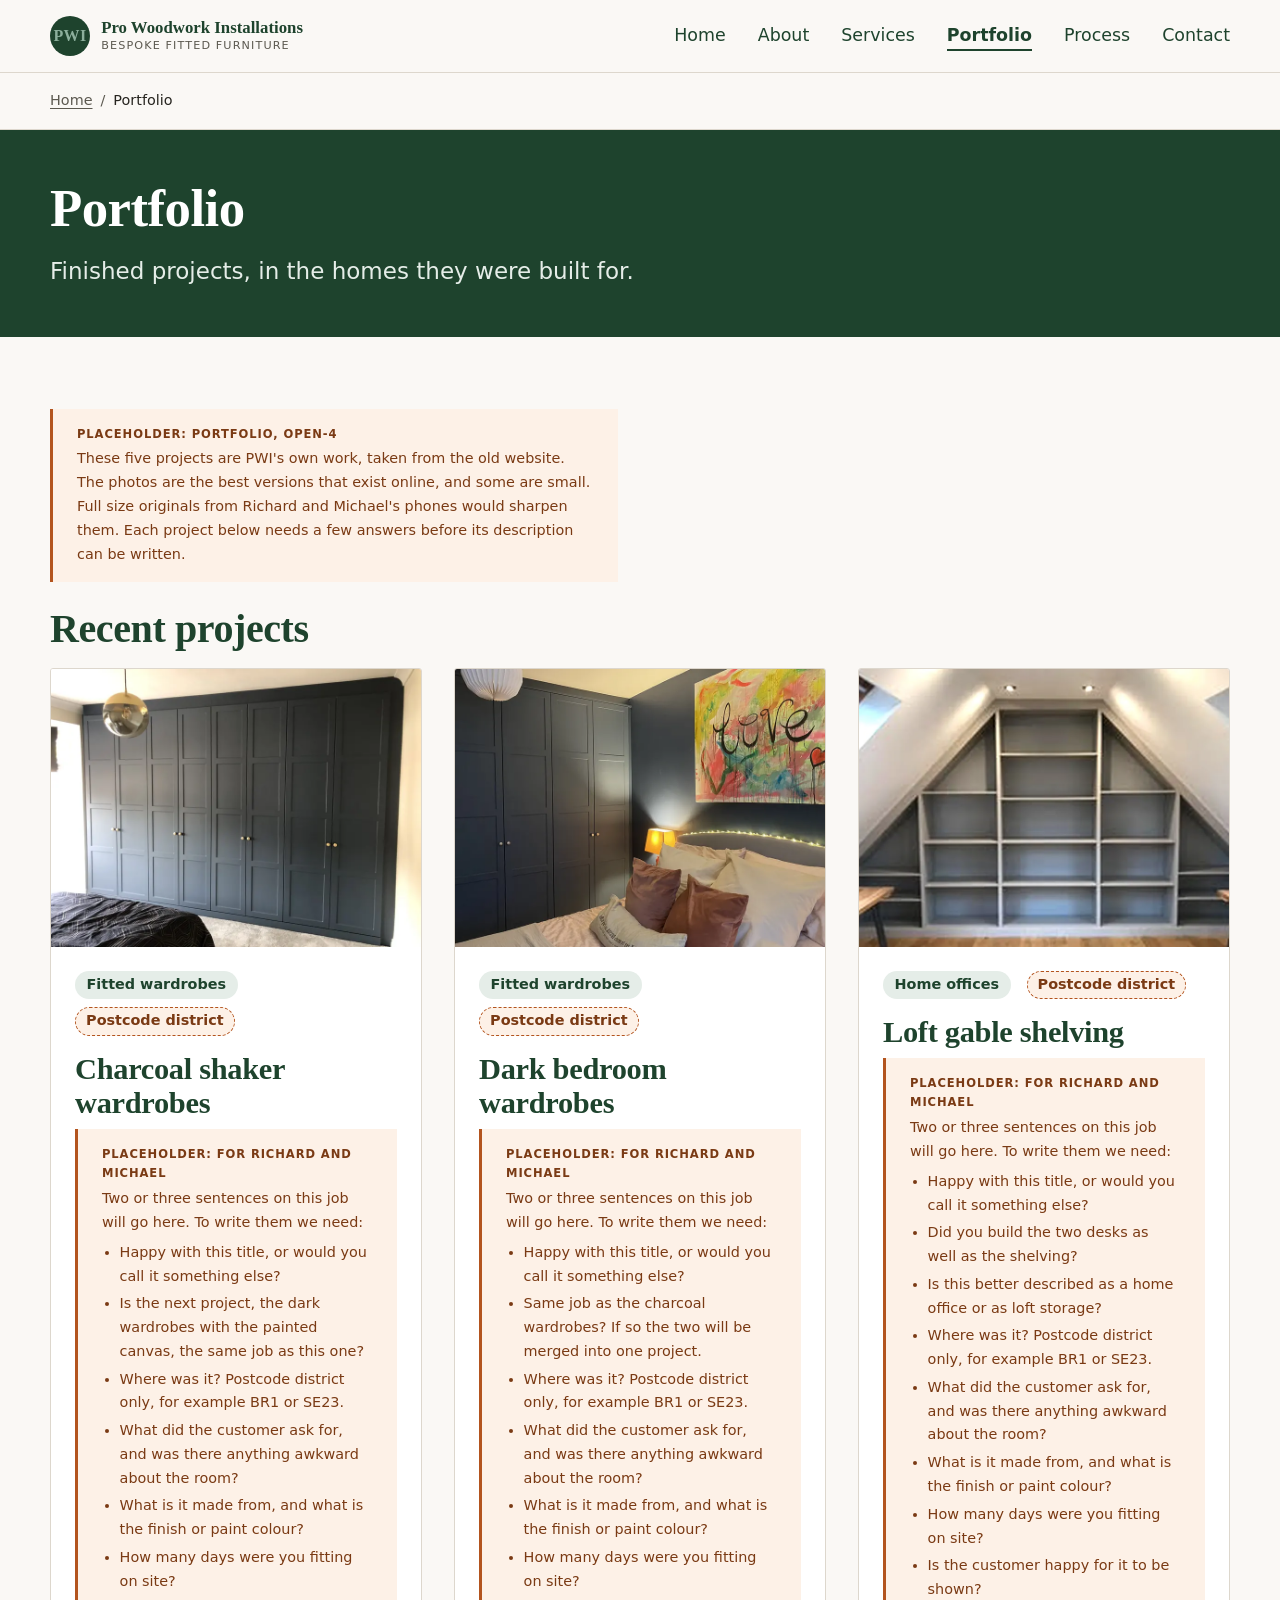
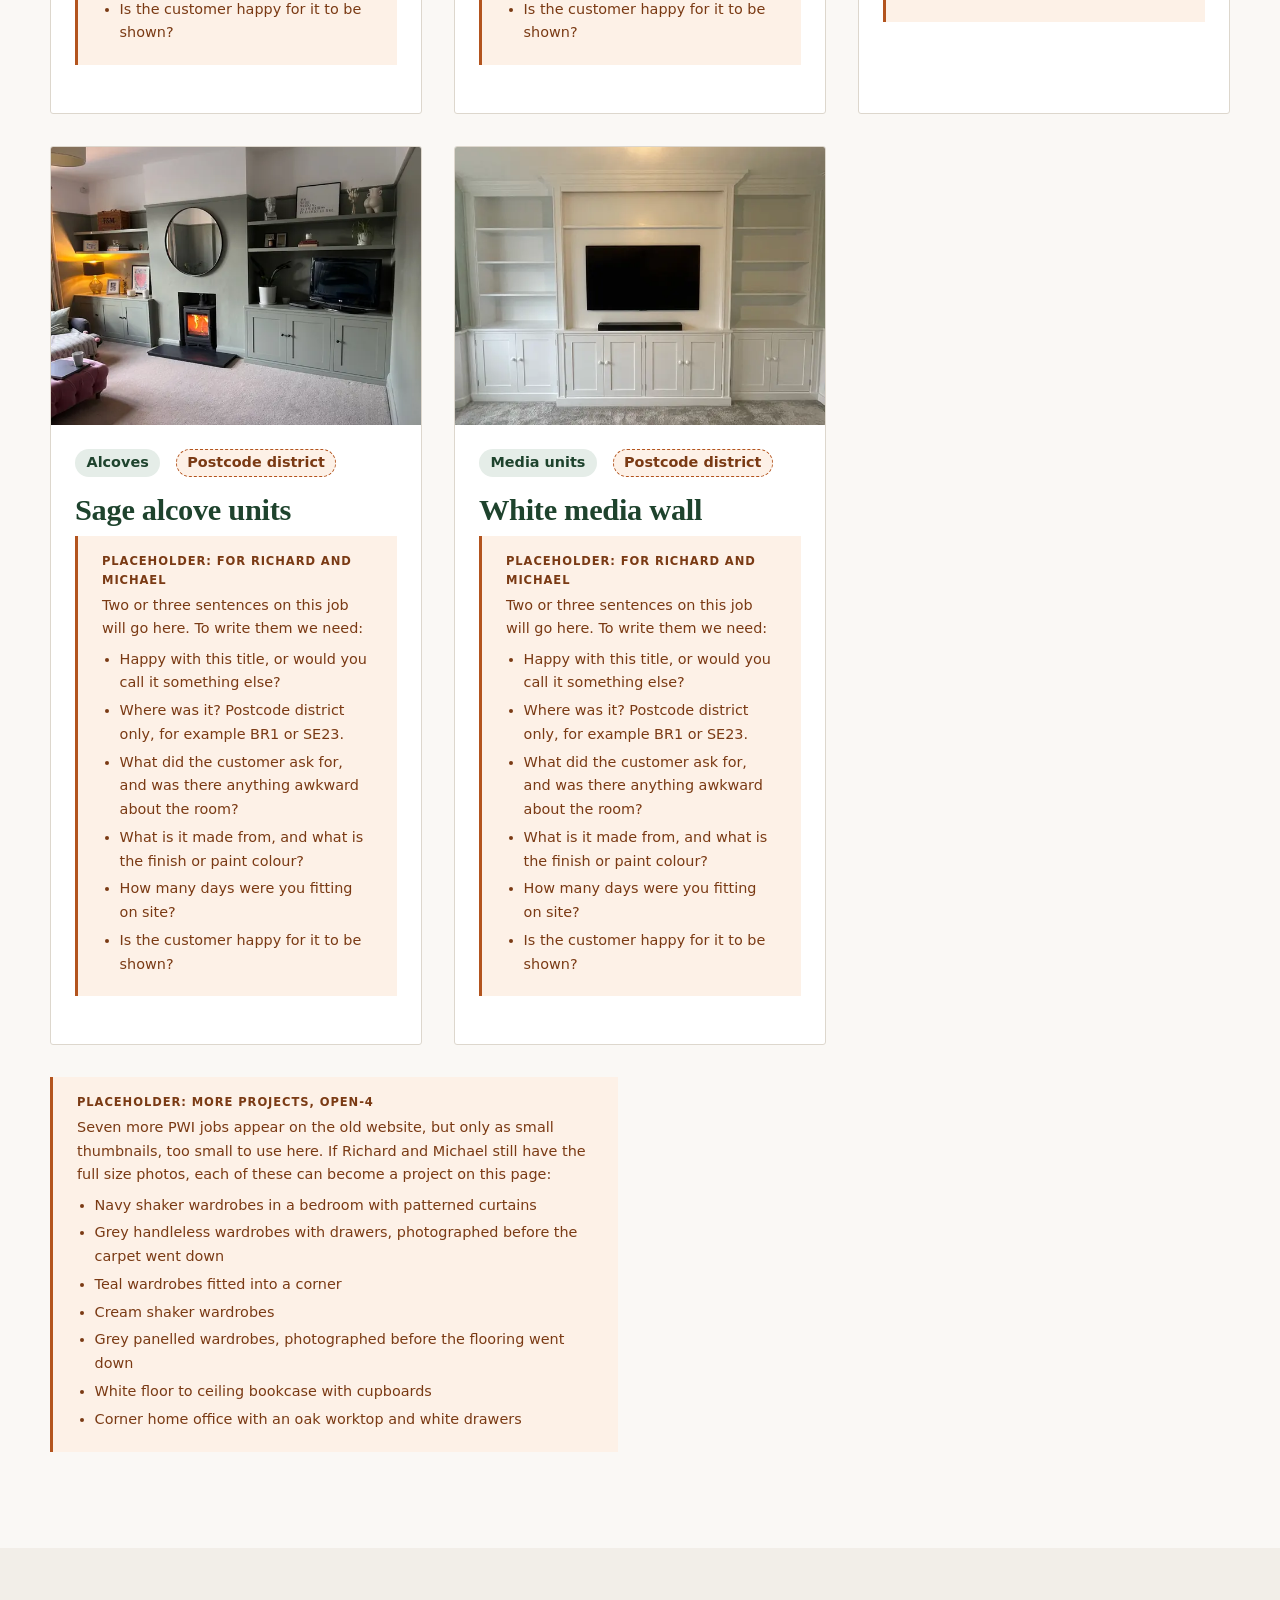
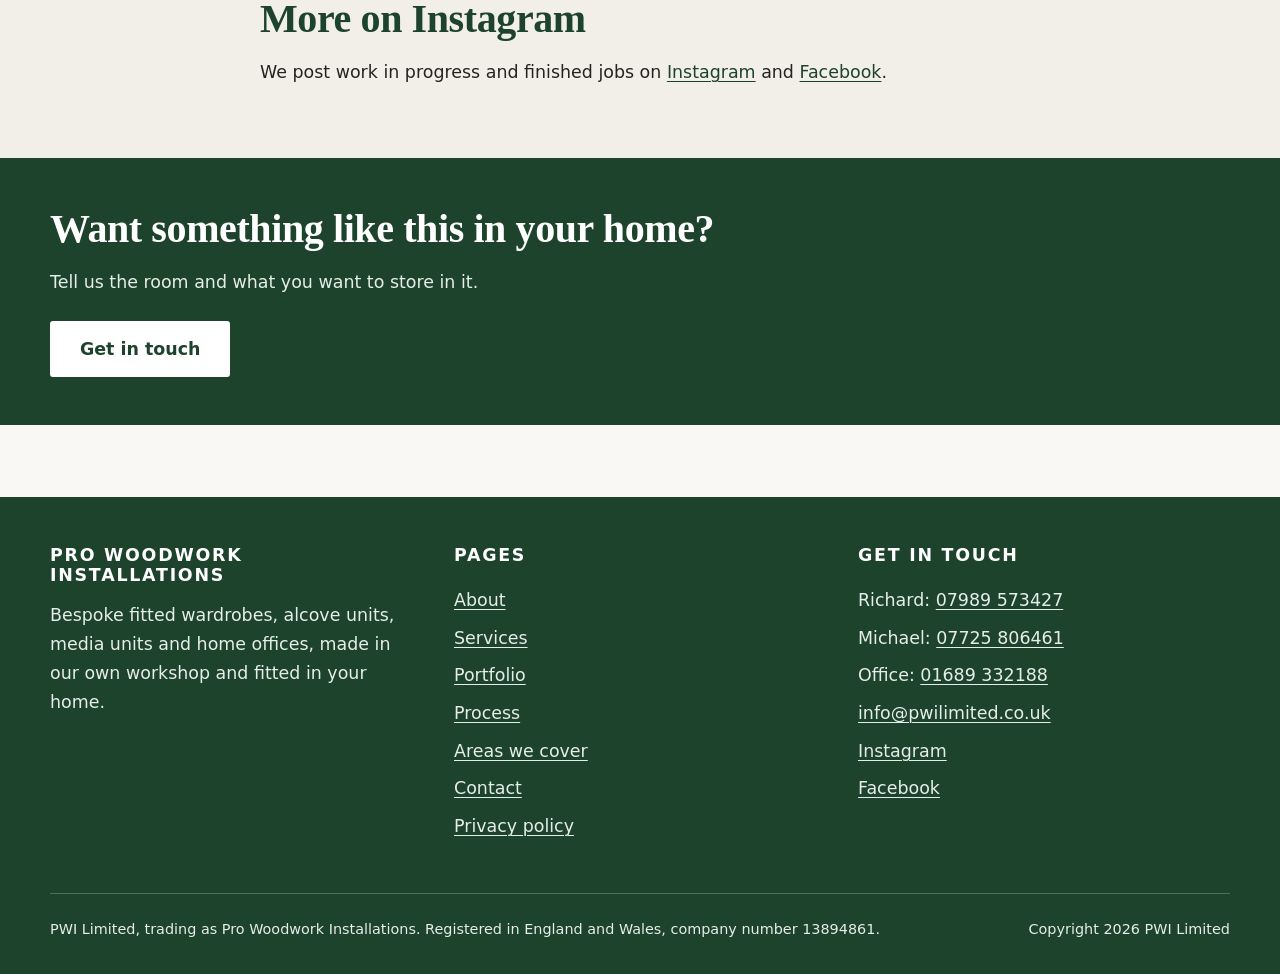
<file: portfolio/index.html>
<!DOCTYPE html>
<html lang="en-GB">
  <head>
    <meta charset="utf-8" />
    <meta name="viewport" content="width=device-width, initial-scale=1" />

    <title>Portfolio | Pro Woodwork Installations</title>
    <meta name="description" content="Completed bespoke fitted wardrobes, alcove units, media units and home offices built and installed by Pro Woodwork Installations." />
    <link rel="canonical" href="https://www.pwilimited.co.uk/portfolio/" />

    <meta property="og:type" content="website" />
    <meta property="og:site_name" content="Pro Woodwork Installations" />
    <meta property="og:title" content="Portfolio | Pro Woodwork Installations" />
    <meta property="og:description" content="Completed bespoke fitted wardrobes, alcove units, media units and home offices built and installed by Pro Woodwork Installations." />
    <meta property="og:url" content="https://www.pwilimited.co.uk/portfolio/" />
    <meta property="og:locale" content="en_GB" />
    <meta property="og:image" content="https://www.pwilimited.co.uk/images/og-image.jpg" />
    <meta property="og:image:width" content="1200" />
    <meta property="og:image:height" content="630" />
    <meta property="og:image:alt" content="A full wall of charcoal grey shaker wardrobes fitted by Pro Woodwork Installations" />

    <link rel="stylesheet" href="/styles.css" />

    <!-- Analytics is deliberately not installed in this build. See CLAUDE.md. -->

    <script type="application/ld+json">
{
  "@context":"https://schema.org",
  "@type":"BreadcrumbList",
  "itemListElement":[
    {"@type":"ListItem","position":1,"name":"Home","item":"https://www.pwilimited.co.uk/"},
    {"@type":"ListItem","position":2,"name":"Portfolio","item":"https://www.pwilimited.co.uk"}
  ]
}
    </script>
  </head>

  <body class="page-portfolio">
    <a class="skip-link" href="#main">Skip to main content</a>

    <header class="site-header">
      <div class="wrap site-header__inner">
        <a class="brand" href="/">
          <span class="brand__mark" aria-hidden="true">PWI</span>
          <span class="brand__name">Pro Woodwork Installations
            <span>Bespoke fitted furniture</span>
          </span>
        </a>

        <button class="nav-toggle" type="button" aria-expanded="false" aria-controls="primary-nav">
          <span class="nav-toggle__bars" aria-hidden="true"></span>
          Menu
        </button>

        <nav class="nav" id="primary-nav" data-open="false" aria-label="Primary">
          <ul class="nav__list">
          <li><a href="/">Home</a></li>
          <li><a href="/about/">About</a></li>
          <li><a href="/services/">Services</a></li>
          <li><a href="/portfolio/" aria-current="page">Portfolio</a></li>
          <li><a href="/process/">Process</a></li>
          <li><a href="/contact/">Contact</a></li>
          </ul>
        </nav>
      </div>
    </header>

    <nav class="breadcrumb" aria-label="Breadcrumb">
      <div class="wrap">
        <ol>
          <li><a href="/">Home</a></li>
          <li aria-current="page">Portfolio</li>
        </ol>
      </div>
    </nav>

    <main id="main">
      <div class="page-head">
        <div class="wrap">
          <h1>Portfolio</h1>
          <p>Finished projects, in the homes they were built for.</p>
        </div>
      </div>

      <section class="section">
        <div class="wrap">
        <div class="ph">
          <strong>Placeholder: portfolio, OPEN-4</strong>
          <p>These five projects are PWI's own work, taken from the old website. The photos are the
            best versions that exist online, and some are small. Full size originals from Richard
            and Michael's phones would sharpen them. Each project below needs a few answers before
            its description can be written.</p>
        </div>

          <h2>Recent projects</h2>

          <div class="grid grid--3">
          <article class="project" id="charcoal-shaker-wardrobes">
            <div class="media">
              <img src="/images/charcoal-shaker-wardrobes-800.webp"
                   srcset="/images/charcoal-shaker-wardrobes-800.webp 800w, /images/charcoal-shaker-wardrobes-1600.webp 1600w"
                   sizes="(min-width: 1200px) 370px, (min-width: 900px) 30vw, (min-width: 640px) 45vw, calc(100vw - 2.5rem)"
                   width="800" height="600" loading="lazy" decoding="async"
                   alt="A full wall of fitted wardrobes with charcoal grey shaker doors and brass knobs, in a bedroom with a brass pendant light" />
            </div>
            <div class="project__body">
              <div class="project__meta">
                <span class="project__tag">Fitted wardrobes</span>
                <span class="ph-inline">Postcode district</span>
              </div>
              <h3>Charcoal shaker wardrobes</h3>
              <div class="ph">
                <strong>Placeholder: for Richard and Michael</strong>
                <p>Two or three sentences on this job will go here. To write them we need:</p>
                <ul>
                  <li>Happy with this title, or would you call it something else?</li>
                  <li>Is the next project, the dark wardrobes with the painted canvas, the same job as this one?</li>
                  <li>Where was it? Postcode district only, for example BR1 or SE23.</li>
                  <li>What did the customer ask for, and was there anything awkward about the room?</li>
                  <li>What is it made from, and what is the finish or paint colour?</li>
                  <li>How many days were you fitting on site?</li>
                  <li>Is the customer happy for it to be shown?</li>
                </ul>
              </div>
            </div>
          </article>
          <article class="project" id="dark-bedroom-wardrobes">
            <div class="media">
              <img src="/images/dark-bedroom-wardrobes-800.webp"
                   srcset="/images/dark-bedroom-wardrobes-800.webp 800w, /images/dark-bedroom-wardrobes-1600.webp 1600w"
                   sizes="(min-width: 1200px) 370px, (min-width: 900px) 30vw, (min-width: 640px) 45vw, calc(100vw - 2.5rem)"
                   width="800" height="600" loading="lazy" decoding="async"
                   alt="Dark painted fitted wardrobes running floor to ceiling beside a bed, with a colourful painted canvas on the wall" />
            </div>
            <div class="project__body">
              <div class="project__meta">
                <span class="project__tag">Fitted wardrobes</span>
                <span class="ph-inline">Postcode district</span>
              </div>
              <h3>Dark bedroom wardrobes</h3>
              <div class="ph">
                <strong>Placeholder: for Richard and Michael</strong>
                <p>Two or three sentences on this job will go here. To write them we need:</p>
                <ul>
                  <li>Happy with this title, or would you call it something else?</li>
                  <li>Same job as the charcoal wardrobes? If so the two will be merged into one project.</li>
                  <li>Where was it? Postcode district only, for example BR1 or SE23.</li>
                  <li>What did the customer ask for, and was there anything awkward about the room?</li>
                  <li>What is it made from, and what is the finish or paint colour?</li>
                  <li>How many days were you fitting on site?</li>
                  <li>Is the customer happy for it to be shown?</li>
                </ul>
              </div>
            </div>
          </article>
          <article class="project" id="loft-gable-shelving">
            <div class="media">
              <img src="/images/loft-gable-shelving-800.webp"
                   srcset="/images/loft-gable-shelving-800.webp 800w, /images/loft-gable-shelving-1488.webp 1488w"
                   sizes="(min-width: 1200px) 370px, (min-width: 900px) 30vw, (min-width: 640px) 45vw, calc(100vw - 2.5rem)"
                   width="800" height="600" loading="lazy" decoding="async"
                   alt="Grey fitted shelving built into the full height of a loft gable wall under the roof slopes, with wooden desks at each end" />
            </div>
            <div class="project__body">
              <div class="project__meta">
                <span class="project__tag">Home offices</span>
                <span class="ph-inline">Postcode district</span>
              </div>
              <h3>Loft gable shelving</h3>
              <div class="ph">
                <strong>Placeholder: for Richard and Michael</strong>
                <p>Two or three sentences on this job will go here. To write them we need:</p>
                <ul>
                  <li>Happy with this title, or would you call it something else?</li>
                  <li>Did you build the two desks as well as the shelving?</li>
                  <li>Is this better described as a home office or as loft storage?</li>
                  <li>Where was it? Postcode district only, for example BR1 or SE23.</li>
                  <li>What did the customer ask for, and was there anything awkward about the room?</li>
                  <li>What is it made from, and what is the finish or paint colour?</li>
                  <li>How many days were you fitting on site?</li>
                  <li>Is the customer happy for it to be shown?</li>
                </ul>
              </div>
            </div>
          </article>
          <article class="project" id="sage-alcove-units">
            <div class="media">
              <img src="/images/sage-alcove-units-640.webp"
                   srcset="/images/sage-alcove-units-640.webp 640w, /images/sage-alcove-units-1024.webp 1024w"
                   sizes="(min-width: 1200px) 370px, (min-width: 900px) 30vw, (min-width: 640px) 45vw, calc(100vw - 2.5rem)"
                   width="640" height="480" loading="lazy" decoding="async"
                   alt="Sage green alcove units either side of a chimney breast with a log burner, cupboards below and open shelving above" />
            </div>
            <div class="project__body">
              <div class="project__meta">
                <span class="project__tag">Alcoves</span>
                <span class="ph-inline">Postcode district</span>
              </div>
              <h3>Sage alcove units</h3>
              <div class="ph">
                <strong>Placeholder: for Richard and Michael</strong>
                <p>Two or three sentences on this job will go here. To write them we need:</p>
                <ul>
                  <li>Happy with this title, or would you call it something else?</li>
                  <li>Where was it? Postcode district only, for example BR1 or SE23.</li>
                  <li>What did the customer ask for, and was there anything awkward about the room?</li>
                  <li>What is it made from, and what is the finish or paint colour?</li>
                  <li>How many days were you fitting on site?</li>
                  <li>Is the customer happy for it to be shown?</li>
                </ul>
              </div>
            </div>
          </article>
          <article class="project" id="white-media-wall">
            <div class="media">
              <img src="/images/white-media-wall-640.webp"
                   srcset="/images/white-media-wall-640.webp 640w, /images/white-media-wall-1000.webp 1000w"
                   sizes="(min-width: 1200px) 370px, (min-width: 900px) 30vw, (min-width: 640px) 45vw, calc(100vw - 2.5rem)"
                   width="640" height="480" loading="lazy" decoding="async"
                   alt="White media wall with a television in the centre, open shelving either side and panelled cupboards along the bottom" />
            </div>
            <div class="project__body">
              <div class="project__meta">
                <span class="project__tag">Media units</span>
                <span class="ph-inline">Postcode district</span>
              </div>
              <h3>White media wall</h3>
              <div class="ph">
                <strong>Placeholder: for Richard and Michael</strong>
                <p>Two or three sentences on this job will go here. To write them we need:</p>
                <ul>
                  <li>Happy with this title, or would you call it something else?</li>
                  <li>Where was it? Postcode district only, for example BR1 or SE23.</li>
                  <li>What did the customer ask for, and was there anything awkward about the room?</li>
                  <li>What is it made from, and what is the finish or paint colour?</li>
                  <li>How many days were you fitting on site?</li>
                  <li>Is the customer happy for it to be shown?</li>
                </ul>
              </div>
            </div>
          </article>
          </div>

          <div class="ph" style="margin-top: var(--s4)">
            <strong>Placeholder: more projects, OPEN-4</strong>
            <p>Seven more PWI jobs appear on the old website, but only as small thumbnails, too small to
              use here. If Richard and Michael still have the full size photos, each of these can become
              a project on this page:</p>
            <ul>
              <li>Navy shaker wardrobes in a bedroom with patterned curtains</li>
              <li>Grey handleless wardrobes with drawers, photographed before the carpet went down</li>
              <li>Teal wardrobes fitted into a corner</li>
              <li>Cream shaker wardrobes</li>
              <li>Grey panelled wardrobes, photographed before the flooring went down</li>
              <li>White floor to ceiling bookcase with cupboards</li>
              <li>Corner home office with an oak worktop and white drawers</li>
            </ul>
          </div>

          <!-- Template for a new project. Copy this block into the grid above and fill it in.
               Export photos as WebP at 800 and 1600 pixels wide, 4:3, with no metadata.
               Alt text describes the furniture, not the photograph.

          <article class="project" id="PROJECT-SLUG">
            <div class="media">
              <img src="/images/PROJECT-SLUG-800.webp"
                   srcset="/images/PROJECT-SLUG-800.webp 800w, /images/PROJECT-SLUG-1600.webp 1600w"
                   sizes="(min-width: 1200px) 370px, (min-width: 900px) 30vw, (min-width: 640px) 45vw, calc(100vw - 2.5rem)"
                   width="800" height="600" loading="lazy" decoding="async"
                   alt="DESCRIBE THE FURNITURE" />
            </div>
            <div class="project__body">
              <div class="project__meta">
                <span class="project__tag">SERVICE TYPE</span>
                <span>POSTCODE DISTRICT</span>
              </div>
              <h3>PROJECT TITLE</h3>
              <p>WHAT THE CUSTOMER ASKED FOR AND WHAT WAS BUILT.</p>
            </div>
          </article>
          -->
        </div>
      </section>

      <section class="section section--alt section--tight">
        <div class="wrap wrap--narrow">
          <h2>More on Instagram</h2>
          <p>We post work in progress and finished jobs on
            <a href="https://www.instagram.com/pwilimited/" rel="noopener">Instagram</a> and
            <a href="https://www.facebook.com/pwilimited" rel="noopener">Facebook</a>.</p>
        </div>
      </section>

      <section class="section section--forest section--tight">
        <div class="wrap">
          <h2>Want something like this in your home?</h2>
          <p>Tell us the room and what you want to store in it.</p>
          <div class="btn-row"><a class="btn" href="/contact/">Get in touch</a></div>
        </div>
      </section>

    </main>

    <footer class="site-footer">
      <div class="wrap">
        <div class="site-footer__grid">
          <div>
            <h2>Pro Woodwork Installations</h2>
            <p>Bespoke fitted wardrobes, alcove units, media units and home offices, made in our
              own workshop and fitted in your home.</p>
          </div>

          <div>
            <h3>Pages</h3>
            <ul>
              <li><a href="/about/">About</a></li>
              <li><a href="/services/">Services</a></li>
              <li><a href="/portfolio/">Portfolio</a></li>
              <li><a href="/process/">Process</a></li>
              <li><a href="/areas/">Areas we cover</a></li>
              <li><a href="/contact/">Contact</a></li>
              <li><a href="/privacy/">Privacy policy</a></li>
            </ul>
          </div>

          <div>
            <h3>Get in touch</h3>
            <ul>
              <li>Richard: <a href="tel:+447989573427">07989 573427</a></li>
              <li>Michael: <a href="tel:+447725806461">07725 806461</a></li>
              <li>Office: <a href="tel:+441689332188">01689 332188</a></li>
              <li><a href="mailto:info@pwilimited.co.uk">info@pwilimited.co.uk</a></li>
              <li><a href="https://www.instagram.com/pwilimited/" rel="noopener">Instagram</a></li>
              <li><a href="https://www.facebook.com/pwilimited" rel="noopener">Facebook</a></li>
            </ul>
          </div>
        </div>

        <div class="site-footer__legal">
          <p>PWI Limited, trading as Pro Woodwork Installations. Registered in England and Wales,
            company number 13894861.</p>
          <p>Copyright 2026 PWI Limited</p>
        </div>
      </div>
    </footer>

    <script src="/js/nav.js" defer></script>
  </body>
</html>
</file>
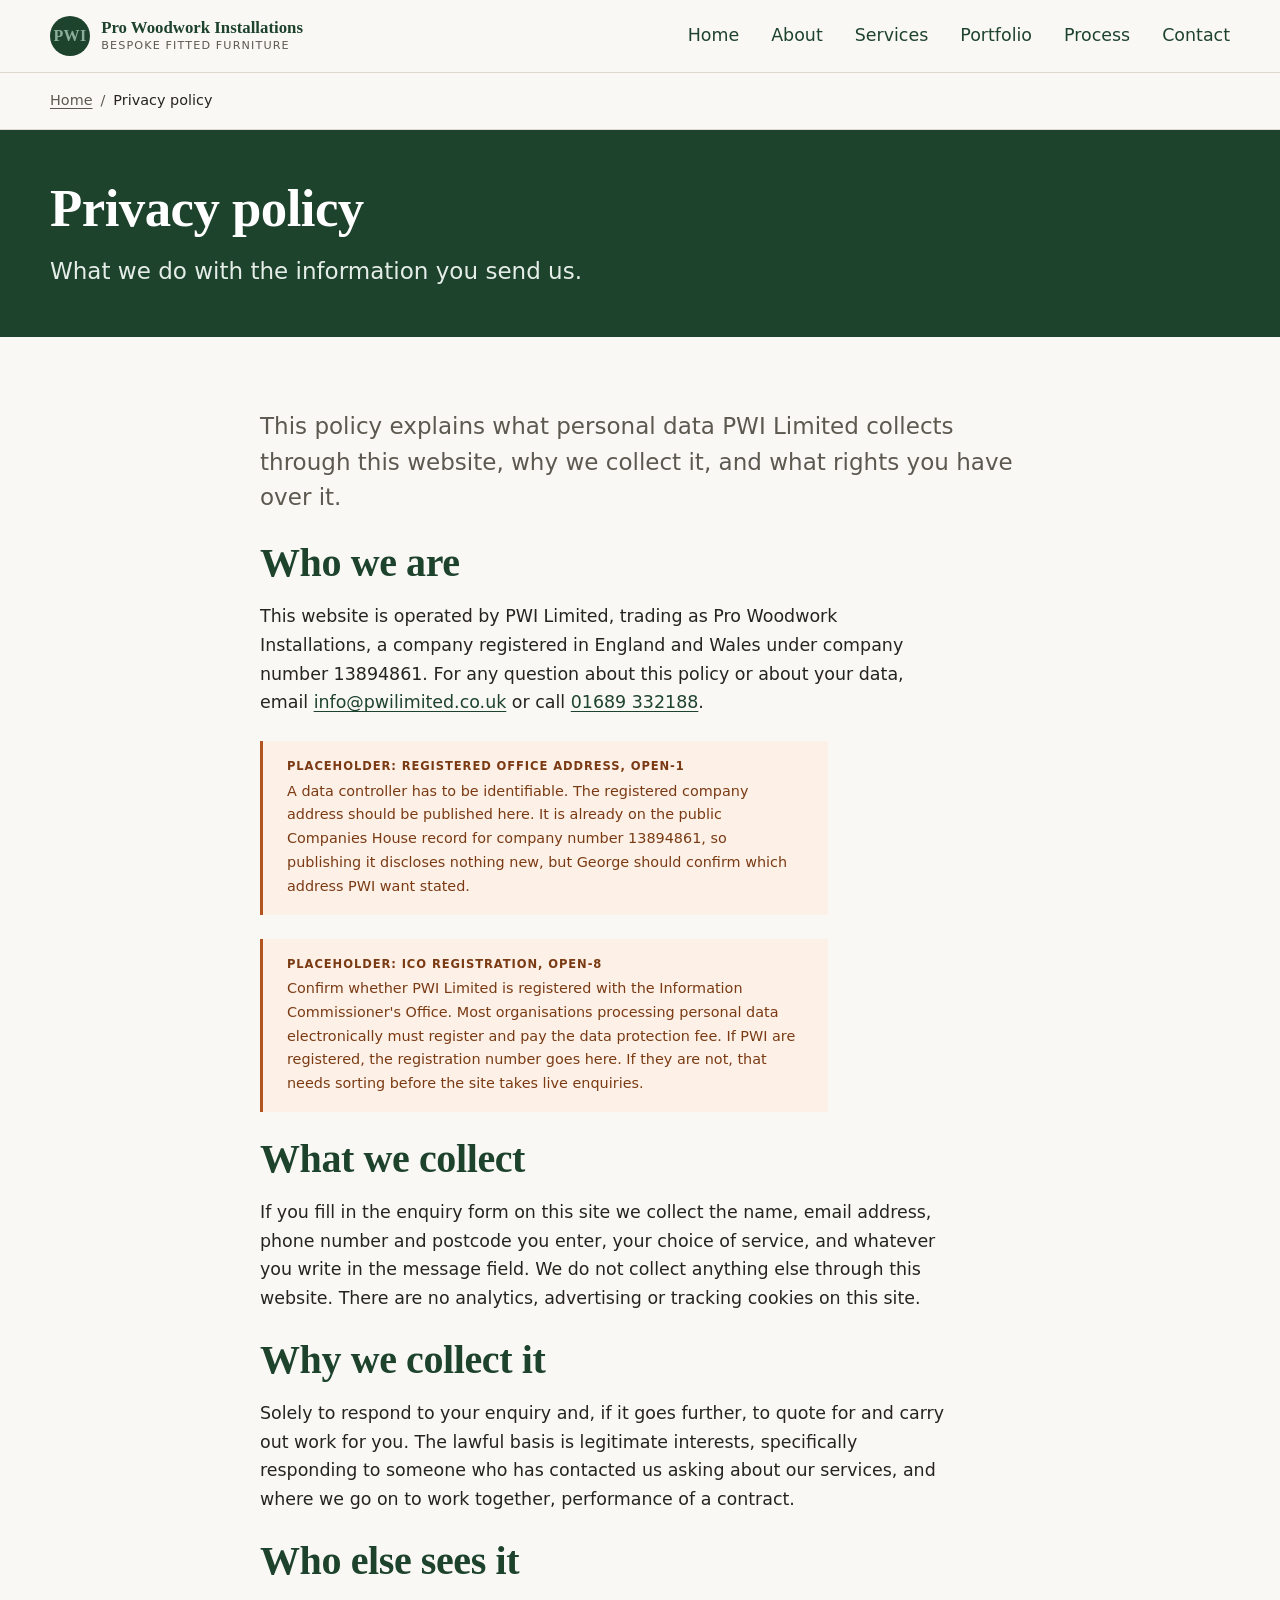
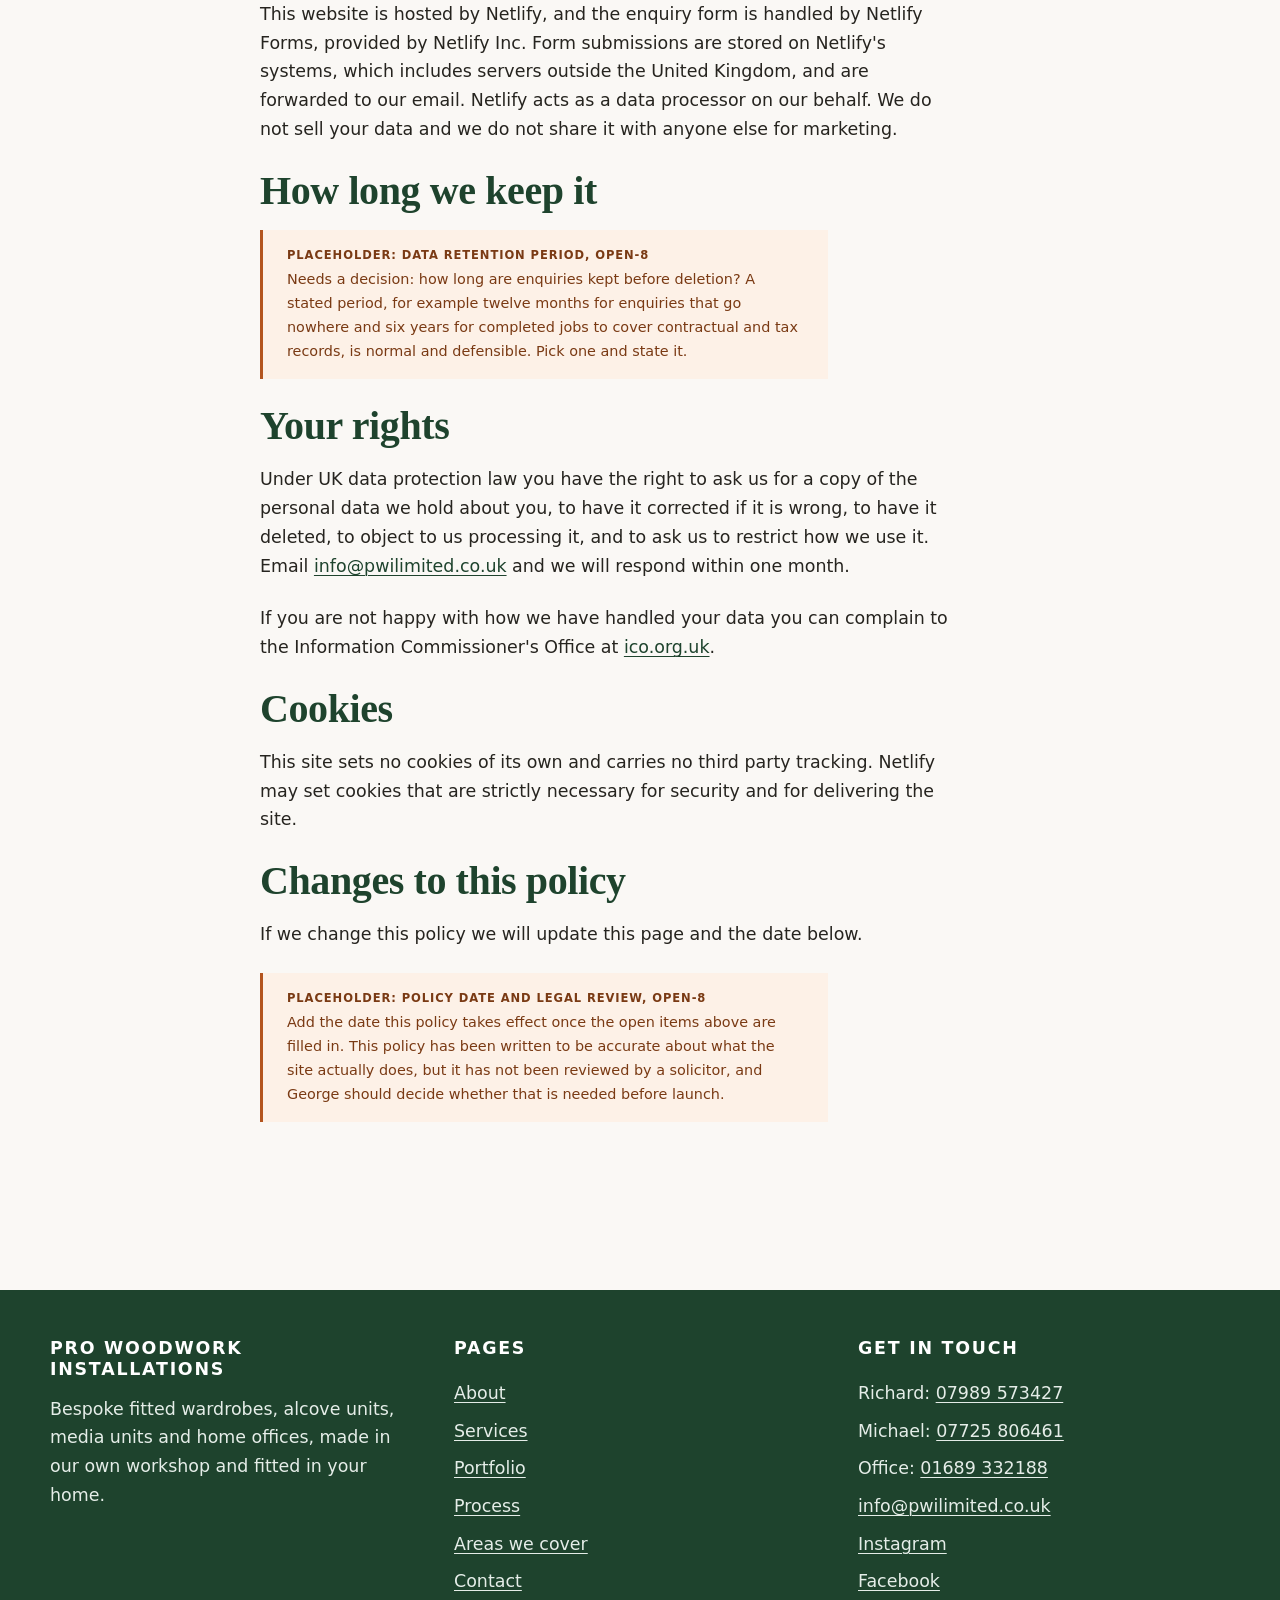
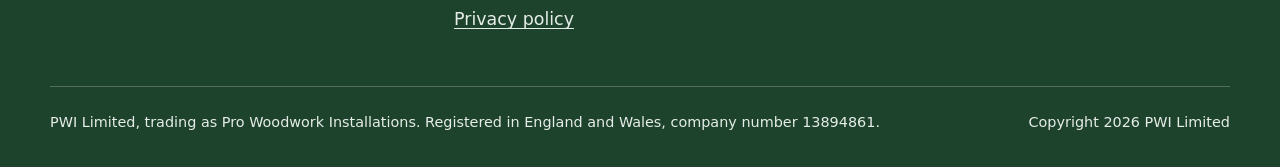
<file: privacy/index.html>
<!DOCTYPE html>
<html lang="en-GB">
  <head>
    <meta charset="utf-8" />
    <meta name="viewport" content="width=device-width, initial-scale=1" />

    <title>Privacy Policy | Pro Woodwork Installations</title>
    <meta name="description" content="How PWI Limited collects, uses and protects the personal data you send through the Pro Woodwork Installations website." />
    <link rel="canonical" href="https://www.pwilimited.co.uk/privacy/" />

    <meta property="og:type" content="website" />
    <meta property="og:site_name" content="Pro Woodwork Installations" />
    <meta property="og:title" content="Privacy Policy | Pro Woodwork Installations" />
    <meta property="og:description" content="How PWI Limited collects, uses and protects the personal data you send through the Pro Woodwork Installations website." />
    <meta property="og:url" content="https://www.pwilimited.co.uk/privacy/" />
    <meta property="og:locale" content="en_GB" />
    <meta property="og:image" content="https://www.pwilimited.co.uk/images/og-image.jpg" />
    <meta property="og:image:width" content="1200" />
    <meta property="og:image:height" content="630" />
    <meta property="og:image:alt" content="A full wall of charcoal grey shaker wardrobes fitted by Pro Woodwork Installations" />

    <link rel="stylesheet" href="/styles.css" />

    <!-- Analytics is deliberately not installed in this build. See CLAUDE.md. -->

    <script type="application/ld+json">
{
  "@context":"https://schema.org",
  "@type":"BreadcrumbList",
  "itemListElement":[
    {"@type":"ListItem","position":1,"name":"Home","item":"https://www.pwilimited.co.uk/"},
    {"@type":"ListItem","position":2,"name":"Privacy policy","item":"https://www.pwilimited.co.uk"}
  ]
}
    </script>
  </head>

  <body class="page-privacy">
    <a class="skip-link" href="#main">Skip to main content</a>

    <header class="site-header">
      <div class="wrap site-header__inner">
        <a class="brand" href="/">
          <span class="brand__mark" aria-hidden="true">PWI</span>
          <span class="brand__name">Pro Woodwork Installations
            <span>Bespoke fitted furniture</span>
          </span>
        </a>

        <button class="nav-toggle" type="button" aria-expanded="false" aria-controls="primary-nav">
          <span class="nav-toggle__bars" aria-hidden="true"></span>
          Menu
        </button>

        <nav class="nav" id="primary-nav" data-open="false" aria-label="Primary">
          <ul class="nav__list">
          <li><a href="/">Home</a></li>
          <li><a href="/about/">About</a></li>
          <li><a href="/services/">Services</a></li>
          <li><a href="/portfolio/">Portfolio</a></li>
          <li><a href="/process/">Process</a></li>
          <li><a href="/contact/">Contact</a></li>
          </ul>
        </nav>
      </div>
    </header>

    <nav class="breadcrumb" aria-label="Breadcrumb">
      <div class="wrap">
        <ol>
          <li><a href="/">Home</a></li>
          <li aria-current="page">Privacy policy</li>
        </ol>
      </div>
    </nav>

    <main id="main">
      <div class="page-head">
        <div class="wrap">
          <h1>Privacy policy</h1>
          <p>What we do with the information you send us.</p>
        </div>
      </div>

      <section class="section">
        <div class="wrap wrap--narrow">
          <p class="lede">This policy explains what personal data PWI Limited collects through this
            website, why we collect it, and what rights you have over it.</p>

          <h2>Who we are</h2>
          <p>This website is operated by PWI Limited, trading as Pro Woodwork Installations, a
            company registered in England and Wales under company number 13894861. For any question
            about this policy or about your data, email
            <a href="mailto:info@pwilimited.co.uk">info@pwilimited.co.uk</a> or call
            <a href="tel:+441689332188">01689 332188</a>.</p>

          <div class="ph">
            <strong>Placeholder: registered office address, OPEN-1</strong>
            <p>A data controller has to be identifiable. The registered company address should be published here. It is already on the public Companies House record for company number 13894861, so publishing it discloses nothing new, but George should confirm which address PWI want stated.</p>
          </div>

          <div class="ph">
            <strong>Placeholder: ICO registration, OPEN-8</strong>
            <p>Confirm whether PWI Limited is registered with the Information Commissioner's Office. Most organisations processing personal data electronically must register and pay the data protection fee. If PWI are registered, the registration number goes here. If they are not, that needs sorting before the site takes live enquiries.</p>
          </div>

          <h2>What we collect</h2>
          <p>If you fill in the enquiry form on this site we collect the name, email address, phone
            number and postcode you enter, your choice of service, and whatever you write in the
            message field. We do not collect anything else through this website. There are no
            analytics, advertising or tracking cookies on this site.</p>

          <h2>Why we collect it</h2>
          <p>Solely to respond to your enquiry and, if it goes further, to quote for and carry out
            work for you. The lawful basis is legitimate interests, specifically responding to
            someone who has contacted us asking about our services, and where we go on to work
            together, performance of a contract.</p>

          <h2>Who else sees it</h2>
          <p>This website is hosted by Netlify, and the enquiry form is handled by Netlify Forms,
            provided by Netlify Inc. Form submissions are stored on Netlify's systems, which
            includes servers outside the United Kingdom, and are forwarded to our email. Netlify
            acts as a data processor on our behalf. We do not sell your data and we do not share it
            with anyone else for marketing.</p>

          <h2>How long we keep it</h2>
          <div class="ph">
            <strong>Placeholder: data retention period, OPEN-8</strong>
            <p>Needs a decision: how long are enquiries kept before deletion? A stated period, for example twelve months for enquiries that go nowhere and six years for completed jobs to cover contractual and tax records, is normal and defensible. Pick one and state it.</p>
          </div>

          <h2>Your rights</h2>
          <p>Under UK data protection law you have the right to ask us for a copy of the personal
            data we hold about you, to have it corrected if it is wrong, to have it deleted, to
            object to us processing it, and to ask us to restrict how we use it. Email
            <a href="mailto:info@pwilimited.co.uk">info@pwilimited.co.uk</a> and we will respond
            within one month.</p>
          <p>If you are not happy with how we have handled your data you can complain to the
            Information Commissioner's Office at
            <a href="https://ico.org.uk/" rel="noopener">ico.org.uk</a>.</p>

          <h2>Cookies</h2>
          <p>This site sets no cookies of its own and carries no third party tracking. Netlify may
            set cookies that are strictly necessary for security and for delivering the site.</p>

          <h2>Changes to this policy</h2>
          <p>If we change this policy we will update this page and the date below.</p>

          <div class="ph">
            <strong>Placeholder: policy date and legal review, OPEN-8</strong>
            <p>Add the date this policy takes effect once the open items above are filled in. This policy has been written to be accurate about what the site actually does, but it has not been reviewed by a solicitor, and George should decide whether that is needed before launch.</p>
          </div>
        </div>
      </section>

    </main>

    <footer class="site-footer">
      <div class="wrap">
        <div class="site-footer__grid">
          <div>
            <h2>Pro Woodwork Installations</h2>
            <p>Bespoke fitted wardrobes, alcove units, media units and home offices, made in our
              own workshop and fitted in your home.</p>
          </div>

          <div>
            <h3>Pages</h3>
            <ul>
              <li><a href="/about/">About</a></li>
              <li><a href="/services/">Services</a></li>
              <li><a href="/portfolio/">Portfolio</a></li>
              <li><a href="/process/">Process</a></li>
              <li><a href="/areas/">Areas we cover</a></li>
              <li><a href="/contact/">Contact</a></li>
              <li><a href="/privacy/">Privacy policy</a></li>
            </ul>
          </div>

          <div>
            <h3>Get in touch</h3>
            <ul>
              <li>Richard: <a href="tel:+447989573427">07989 573427</a></li>
              <li>Michael: <a href="tel:+447725806461">07725 806461</a></li>
              <li>Office: <a href="tel:+441689332188">01689 332188</a></li>
              <li><a href="mailto:info@pwilimited.co.uk">info@pwilimited.co.uk</a></li>
              <li><a href="https://www.instagram.com/pwilimited/" rel="noopener">Instagram</a></li>
              <li><a href="https://www.facebook.com/pwilimited" rel="noopener">Facebook</a></li>
            </ul>
          </div>
        </div>

        <div class="site-footer__legal">
          <p>PWI Limited, trading as Pro Woodwork Installations. Registered in England and Wales,
            company number 13894861.</p>
          <p>Copyright 2026 PWI Limited</p>
        </div>
      </div>
    </footer>

    <script src="/js/nav.js" defer></script>
  </body>
</html>
</file>
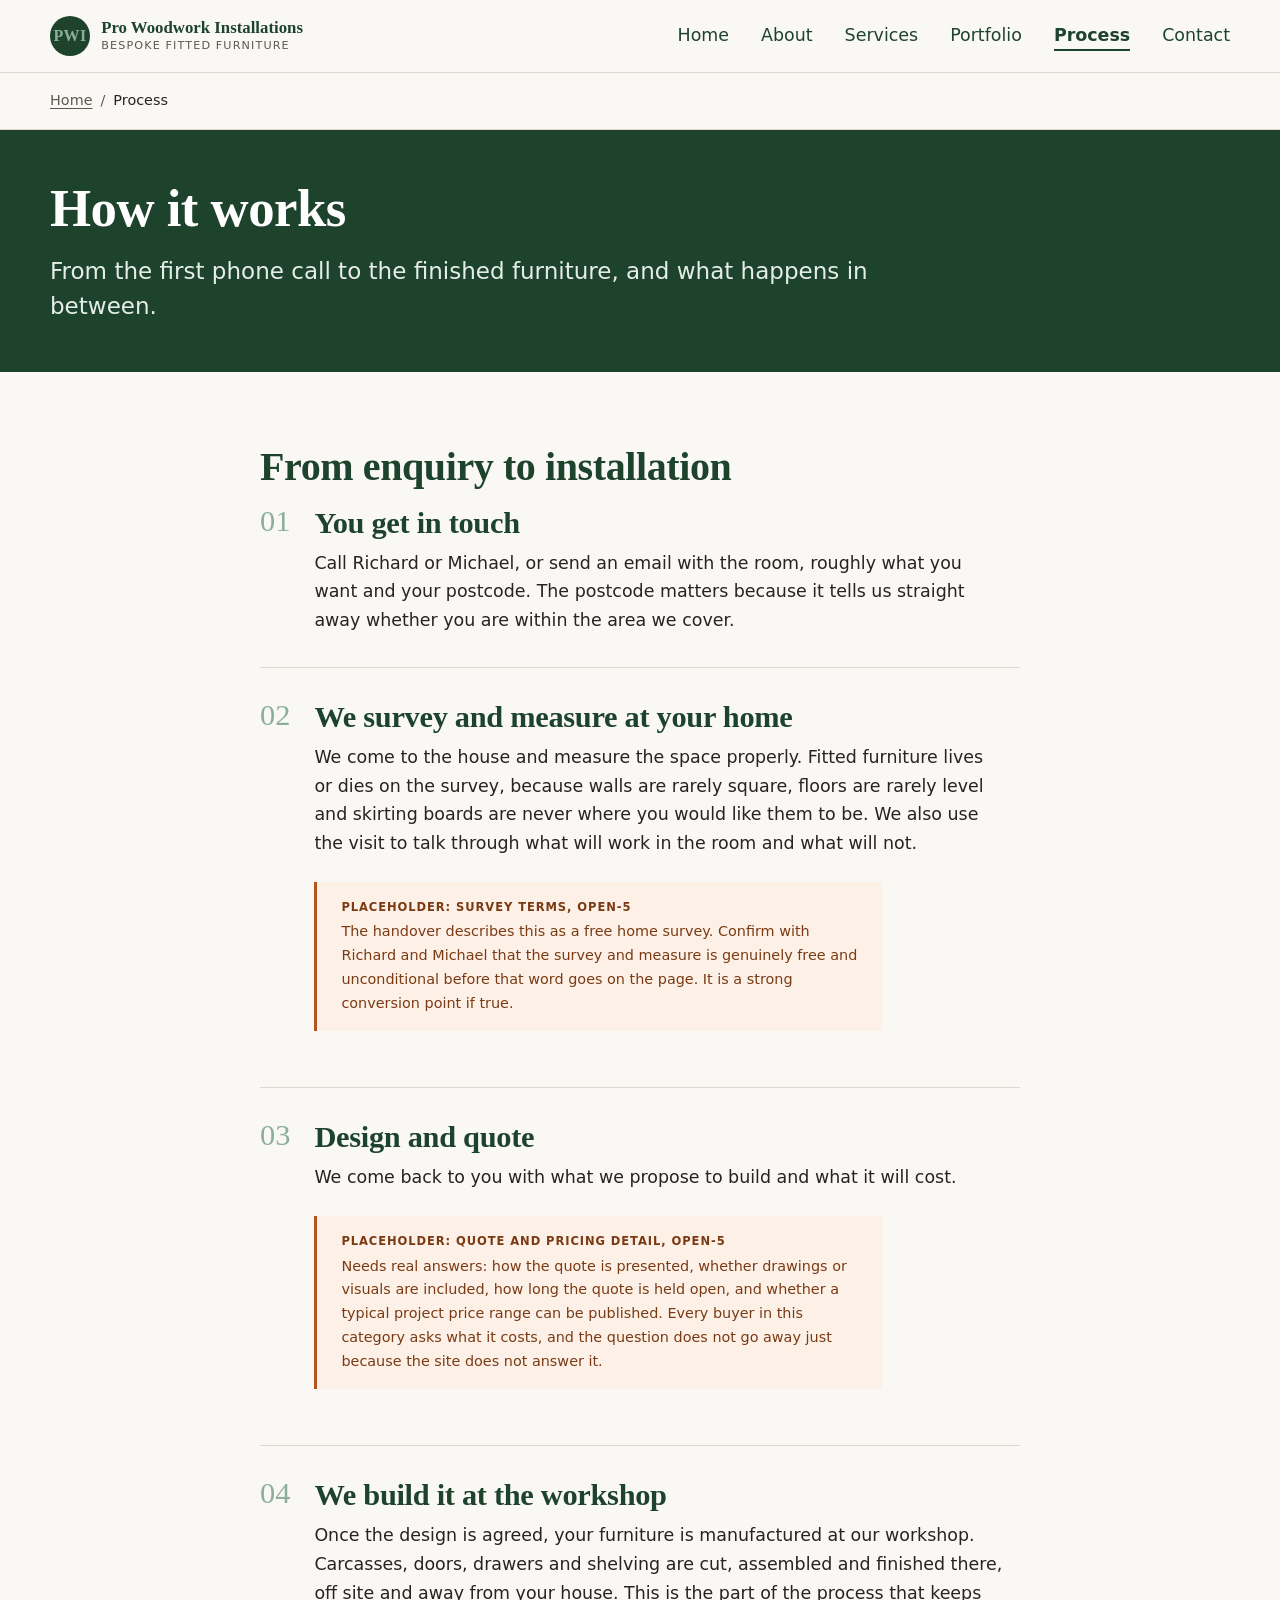
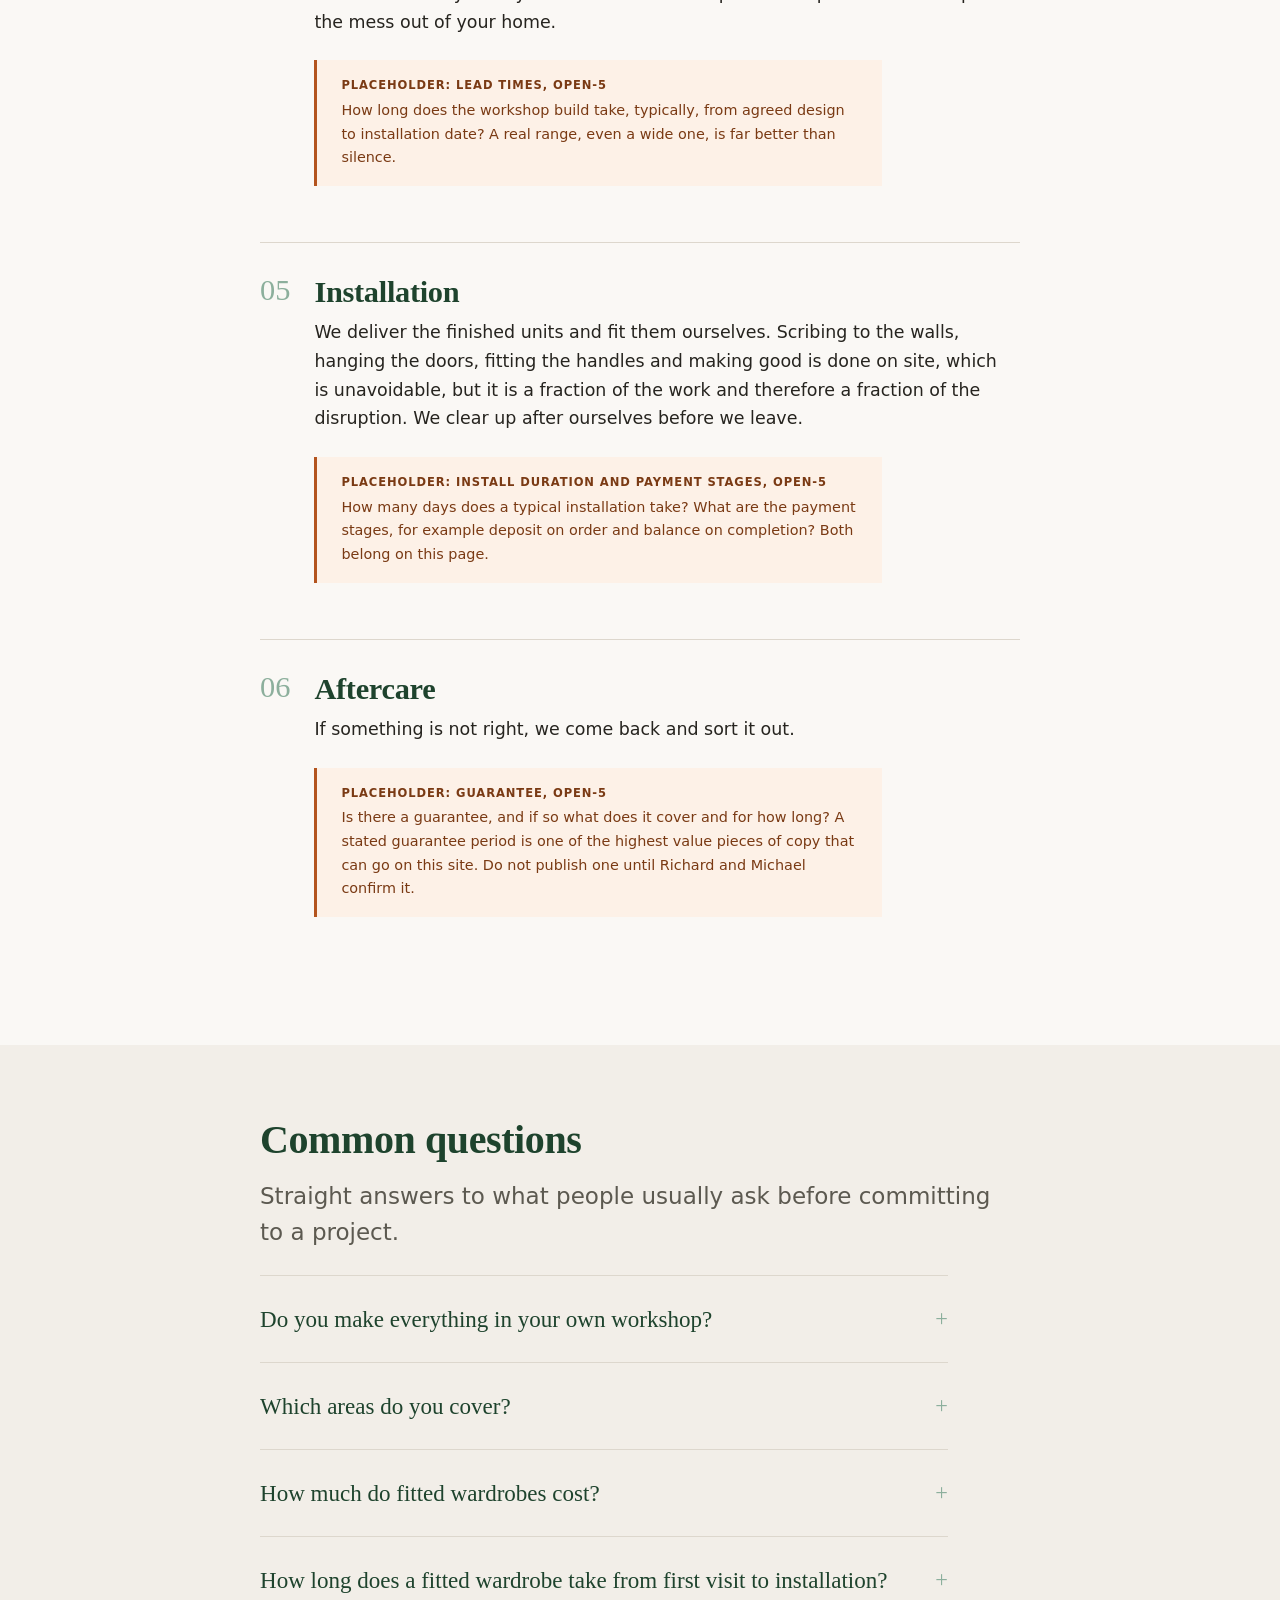
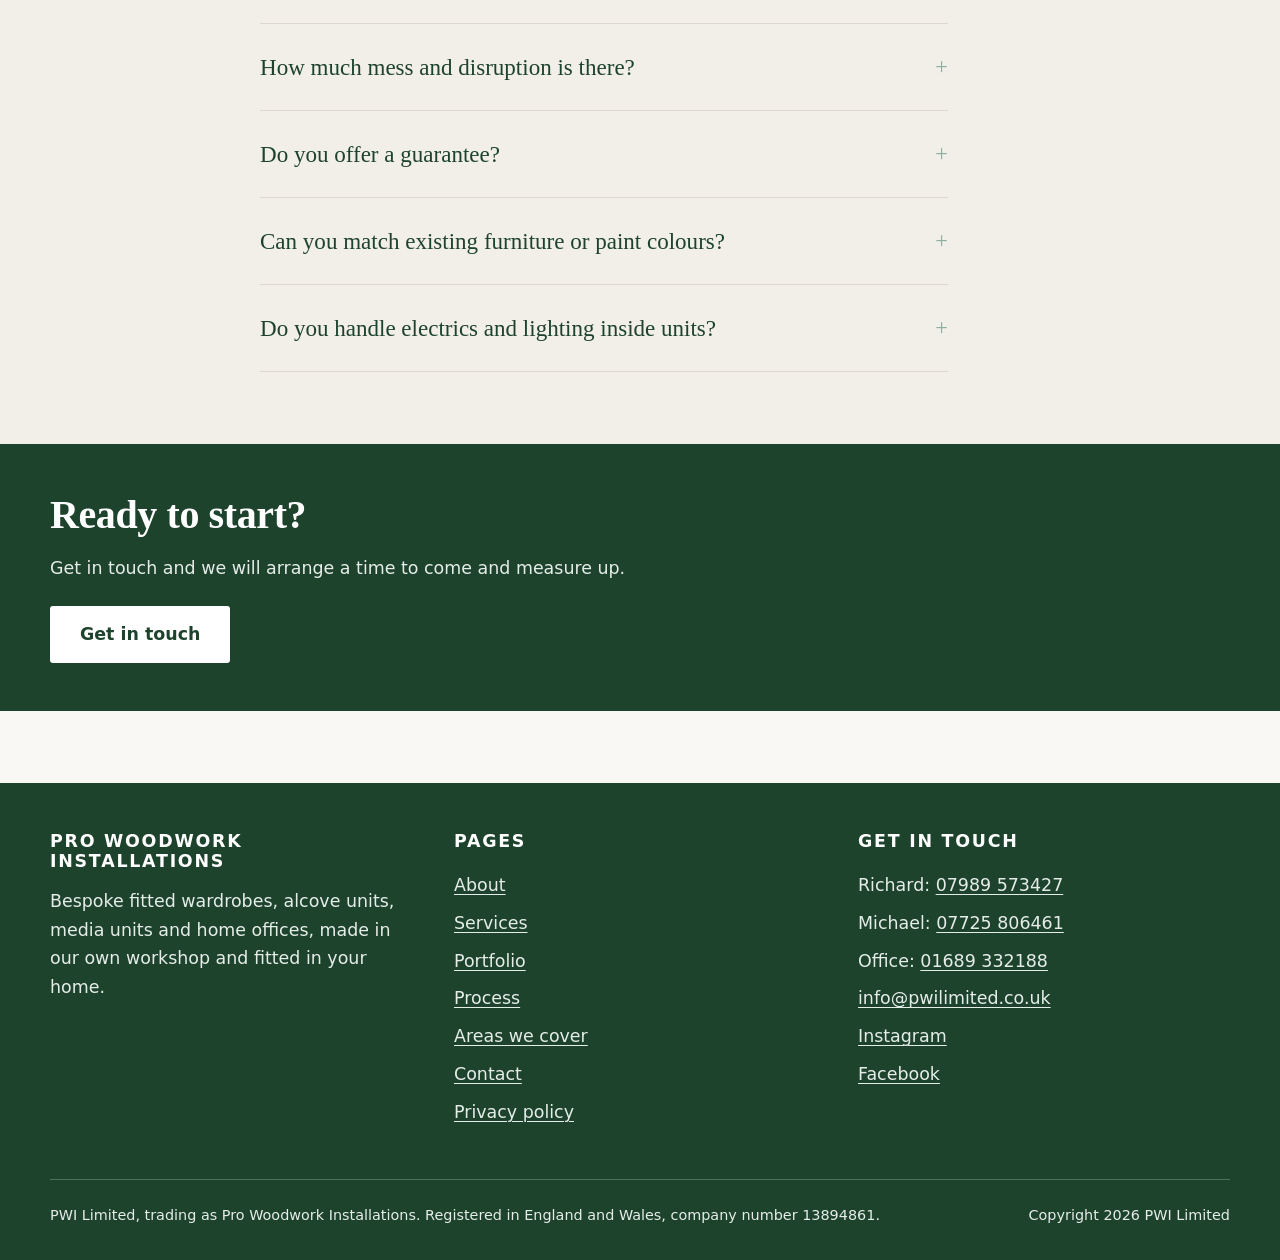
<file: process/index.html>
<!DOCTYPE html>
<html lang="en-GB">
  <head>
    <meta charset="utf-8" />
    <meta name="viewport" content="width=device-width, initial-scale=1" />

    <title>How It Works | Pro Woodwork Installations</title>
    <meta name="description" content="How a PWI project runs, from first enquiry and home survey through workshop manufacture to installation, plus answers to common questions." />
    <link rel="canonical" href="https://www.pwilimited.co.uk/process/" />

    <meta property="og:type" content="website" />
    <meta property="og:site_name" content="Pro Woodwork Installations" />
    <meta property="og:title" content="How It Works | Pro Woodwork Installations" />
    <meta property="og:description" content="How a PWI project runs, from first enquiry and home survey through workshop manufacture to installation, plus answers to common questions." />
    <meta property="og:url" content="https://www.pwilimited.co.uk/process/" />
    <meta property="og:locale" content="en_GB" />
    <meta property="og:image" content="https://www.pwilimited.co.uk/images/og-image.jpg" />
    <meta property="og:image:width" content="1200" />
    <meta property="og:image:height" content="630" />
    <meta property="og:image:alt" content="A full wall of charcoal grey shaker wardrobes fitted by Pro Woodwork Installations" />

    <link rel="stylesheet" href="/styles.css" />

    <!-- Analytics is deliberately not installed in this build. See CLAUDE.md. -->

    <script type="application/ld+json">
{
  "@context":"https://schema.org",
  "@type":"BreadcrumbList",
  "itemListElement":[
    {"@type":"ListItem","position":1,"name":"Home","item":"https://www.pwilimited.co.uk/"},
    {"@type":"ListItem","position":2,"name":"Process","item":"https://www.pwilimited.co.uk"}
  ]
}
    </script>
    <script type="application/ld+json">
{
  "@context": "https://schema.org",
  "@type": "FAQPage",
  "mainEntity": [
    {
      "@type": "Question",
      "name": "Do you make everything in your own workshop?",
      "acceptedAnswer": {
        "@type": "Answer",
        "text": "Yes. Your furniture is manufactured offsite at the Pro Woodwork Installations workshop and brought to your home finished. Only the installation itself happens in the house, which means far less dust, noise and disruption than furniture built entirely on site."
      }
    }
  ]
}
    </script>
  </head>

  <body class="page-process">
    <a class="skip-link" href="#main">Skip to main content</a>

    <header class="site-header">
      <div class="wrap site-header__inner">
        <a class="brand" href="/">
          <span class="brand__mark" aria-hidden="true">PWI</span>
          <span class="brand__name">Pro Woodwork Installations
            <span>Bespoke fitted furniture</span>
          </span>
        </a>

        <button class="nav-toggle" type="button" aria-expanded="false" aria-controls="primary-nav">
          <span class="nav-toggle__bars" aria-hidden="true"></span>
          Menu
        </button>

        <nav class="nav" id="primary-nav" data-open="false" aria-label="Primary">
          <ul class="nav__list">
          <li><a href="/">Home</a></li>
          <li><a href="/about/">About</a></li>
          <li><a href="/services/">Services</a></li>
          <li><a href="/portfolio/">Portfolio</a></li>
          <li><a href="/process/" aria-current="page">Process</a></li>
          <li><a href="/contact/">Contact</a></li>
          </ul>
        </nav>
      </div>
    </header>

    <nav class="breadcrumb" aria-label="Breadcrumb">
      <div class="wrap">
        <ol>
          <li><a href="/">Home</a></li>
          <li aria-current="page">Process</li>
        </ol>
      </div>
    </nav>

    <main id="main">
      <div class="page-head">
        <div class="wrap">
          <h1>How it works</h1>
          <p>From the first phone call to the finished furniture, and what happens in between.</p>
        </div>
      </div>

      <section class="section">
        <div class="wrap wrap--narrow">
          <h2>From enquiry to installation</h2>

          <ol class="steps">
            <li class="step">
              <div>
                <h3>You get in touch</h3>
                <p>Call Richard or Michael, or send an email with the room, roughly what you want and your postcode. The postcode matters because it tells us straight away whether you are within the area we cover.</p>
              </div>
            </li>
            <li class="step">
              <div>
                <h3>We survey and measure at your home</h3>
                <p>We come to the house and measure the space properly. Fitted furniture lives or dies on the survey, because walls are rarely square, floors are rarely level and skirting boards are never where you would like them to be. We also use the visit to talk through what will work in the room and what will not.</p>
                <div class="ph">
                  <strong>Placeholder: survey terms, OPEN-5</strong>
                  <p>The handover describes this as a free home survey. Confirm with Richard and Michael that the survey and measure is genuinely free and unconditional before that word goes on the page. It is a strong conversion point if true.</p>
                </div>
              </div>
            </li>
            <li class="step">
              <div>
                <h3>Design and quote</h3>
                <p>We come back to you with what we propose to build and what it will cost.</p>
                <div class="ph">
                  <strong>Placeholder: quote and pricing detail, OPEN-5</strong>
                  <p>Needs real answers: how the quote is presented, whether drawings or visuals are included, how long the quote is held open, and whether a typical project price range can be published. Every buyer in this category asks what it costs, and the question does not go away just because the site does not answer it.</p>
                </div>
              </div>
            </li>
            <li class="step">
              <div>
                <h3>We build it at the workshop</h3>
                <p>Once the design is agreed, your furniture is manufactured at our workshop. Carcasses, doors, drawers and shelving are cut, assembled and finished there, off site and away from your house. This is the part of the process that keeps the mess out of your home.</p>
                <div class="ph">
                  <strong>Placeholder: lead times, OPEN-5</strong>
                  <p>How long does the workshop build take, typically, from agreed design to installation date? A real range, even a wide one, is far better than silence.</p>
                </div>
              </div>
            </li>
            <li class="step">
              <div>
                <h3>Installation</h3>
                <p>We deliver the finished units and fit them ourselves. Scribing to the walls, hanging the doors, fitting the handles and making good is done on site, which is unavoidable, but it is a fraction of the work and therefore a fraction of the disruption. We clear up after ourselves before we leave.</p>
                <div class="ph">
                  <strong>Placeholder: install duration and payment stages, OPEN-5</strong>
                  <p>How many days does a typical installation take? What are the payment stages, for example deposit on order and balance on completion? Both belong on this page.</p>
                </div>
              </div>
            </li>
            <li class="step">
              <div>
                <h3>Aftercare</h3>
                <p>If something is not right, we come back and sort it out.</p>
                <div class="ph">
                  <strong>Placeholder: guarantee, OPEN-5</strong>
                  <p>Is there a guarantee, and if so what does it cover and for how long? A stated guarantee period is one of the highest value pieces of copy that can go on this site. Do not publish one until Richard and Michael confirm it.</p>
                </div>
              </div>
            </li>
          </ol>
        </div>
      </section>

      <section class="section section--alt">
        <div class="wrap wrap--narrow">
          <h2>Common questions</h2>
          <p class="lede">Straight answers to what people usually ask before committing to a project.</p>

          <div class="faq">
            <details class="faq__item">
              <summary>Do you make everything in your own workshop?</summary>
              <div class="faq__answer">
                <p>Yes. Your furniture is manufactured offsite at our workshop and brought to your home finished. Only the installation itself happens in the house, which means far less dust, noise and disruption than furniture built entirely on site.</p>
              </div>
            </details>
            <details class="faq__item">
              <summary>Which areas do you cover?</summary>
              <div class="faq__answer">
                <p>We work across London and the South East from a workshop base in the Bromley area.</p>
              <div class="ph">
                <strong>Placeholder: service area, OPEN-7</strong>
                <p>Needs the real list of towns and postcode districts, and the distance beyond which Richard and Michael will not travel. Until that is confirmed this answer stays vague, which is the single biggest thing holding back local search performance.</p>
              </div>
              </div>
            </details>
            <details class="faq__item">
              <summary>How much do fitted wardrobes cost?</summary>
              <div class="faq__answer">
                
              <div class="ph">
                <strong>Placeholder: pricing, OPEN-5</strong>
                <p>This is the most searched question in the category and the site currently cannot answer it. A typical range with clear caveats, for example what a single alcove wardrobe tends to cost against a full wall run, would do the job. Needs Richard and Michael's agreement.</p>
              </div>
              </div>
            </details>
            <details class="faq__item">
              <summary>How long does a fitted wardrobe take from first visit to installation?</summary>
              <div class="faq__answer">
                
              <div class="ph">
                <strong>Placeholder: lead time, OPEN-5</strong>
                <p>Needs a real typical range from survey to installation.</p>
              </div>
              </div>
            </details>
            <details class="faq__item">
              <summary>How much mess and disruption is there?</summary>
              <div class="faq__answer">
                <p>Less than you would expect, because the furniture is built at our workshop rather than in your house. The work that happens in your home is the installation: fitting the units to the walls, hanging doors and making good. We clear up before we leave.</p>
              <div class="ph">
                <strong>Placeholder: install duration, OPEN-5</strong>
                <p>Add the typical number of days on site once confirmed. The answer is much stronger with a number in it.</p>
              </div>
              </div>
            </details>
            <details class="faq__item">
              <summary>Do you offer a guarantee?</summary>
              <div class="faq__answer">
                
              <div class="ph">
                <strong>Placeholder: guarantee, OPEN-5</strong>
                <p>Needs confirmation of whether a guarantee exists, what it covers and for how long.</p>
              </div>
              </div>
            </details>
            <details class="faq__item">
              <summary>Can you match existing furniture or paint colours?</summary>
              <div class="faq__answer">
                
              <div class="ph">
                <strong>Placeholder: finishes, OPEN-5</strong>
                <p>Needs a real answer from Richard and Michael on colour matching, spray finishing and which paint ranges they work to.</p>
              </div>
              </div>
            </details>
            <details class="faq__item">
              <summary>Do you handle electrics and lighting inside units?</summary>
              <div class="faq__answer">
                
              <div class="ph">
                <strong>Placeholder: electrics, OPEN-5</strong>
                <p>Needs a real answer: do they fit lighting within units, and do they use a qualified electrician for anything requiring one?</p>
              </div>
              </div>
            </details>
          </div>
        </div>
      </section>

      <section class="section section--forest section--tight">
        <div class="wrap">
          <h2>Ready to start?</h2>
          <p>Get in touch and we will arrange a time to come and measure up.</p>
          <div class="btn-row"><a class="btn" href="/contact/">Get in touch</a></div>
        </div>
      </section>

    </main>

    <footer class="site-footer">
      <div class="wrap">
        <div class="site-footer__grid">
          <div>
            <h2>Pro Woodwork Installations</h2>
            <p>Bespoke fitted wardrobes, alcove units, media units and home offices, made in our
              own workshop and fitted in your home.</p>
          </div>

          <div>
            <h3>Pages</h3>
            <ul>
              <li><a href="/about/">About</a></li>
              <li><a href="/services/">Services</a></li>
              <li><a href="/portfolio/">Portfolio</a></li>
              <li><a href="/process/">Process</a></li>
              <li><a href="/areas/">Areas we cover</a></li>
              <li><a href="/contact/">Contact</a></li>
              <li><a href="/privacy/">Privacy policy</a></li>
            </ul>
          </div>

          <div>
            <h3>Get in touch</h3>
            <ul>
              <li>Richard: <a href="tel:+447989573427">07989 573427</a></li>
              <li>Michael: <a href="tel:+447725806461">07725 806461</a></li>
              <li>Office: <a href="tel:+441689332188">01689 332188</a></li>
              <li><a href="mailto:info@pwilimited.co.uk">info@pwilimited.co.uk</a></li>
              <li><a href="https://www.instagram.com/pwilimited/" rel="noopener">Instagram</a></li>
              <li><a href="https://www.facebook.com/pwilimited" rel="noopener">Facebook</a></li>
            </ul>
          </div>
        </div>

        <div class="site-footer__legal">
          <p>PWI Limited, trading as Pro Woodwork Installations. Registered in England and Wales,
            company number 13894861.</p>
          <p>Copyright 2026 PWI Limited</p>
        </div>
      </div>
    </footer>

    <script src="/js/nav.js" defer></script>
  </body>
</html>
</file>
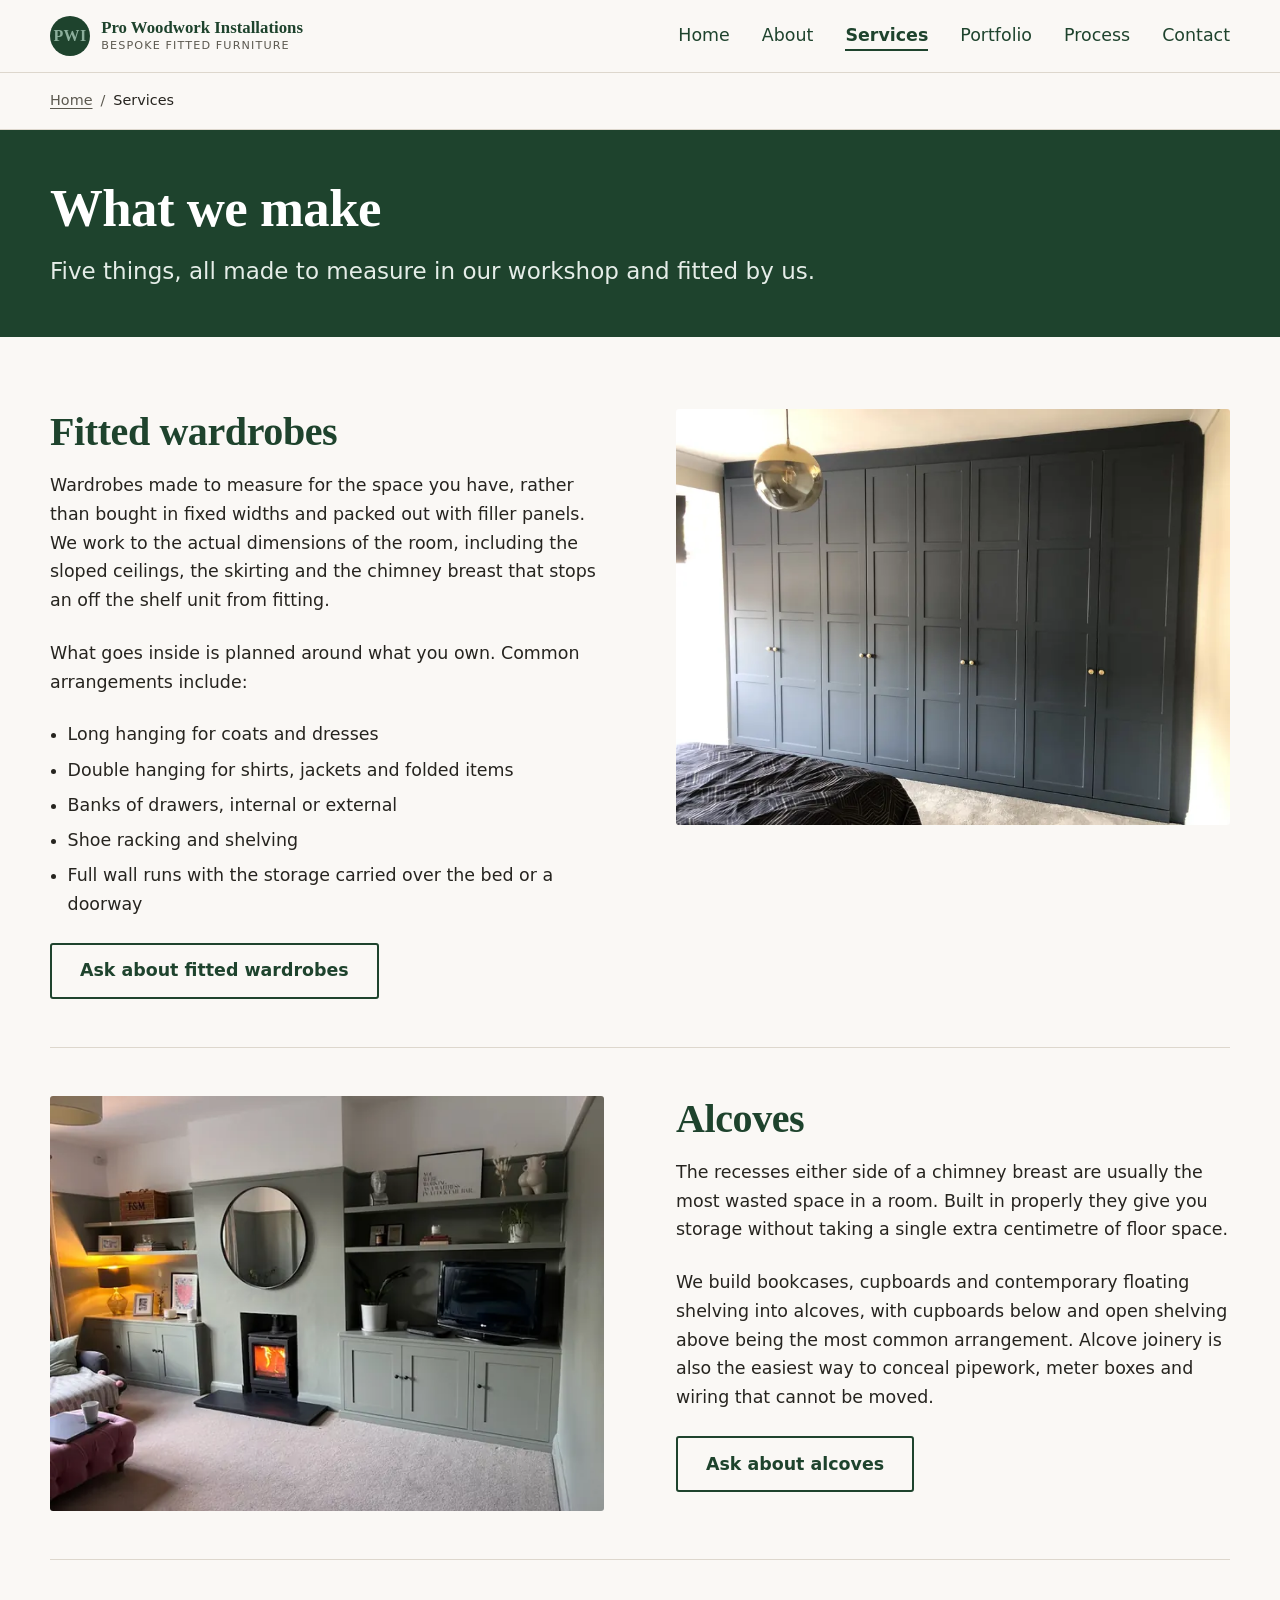
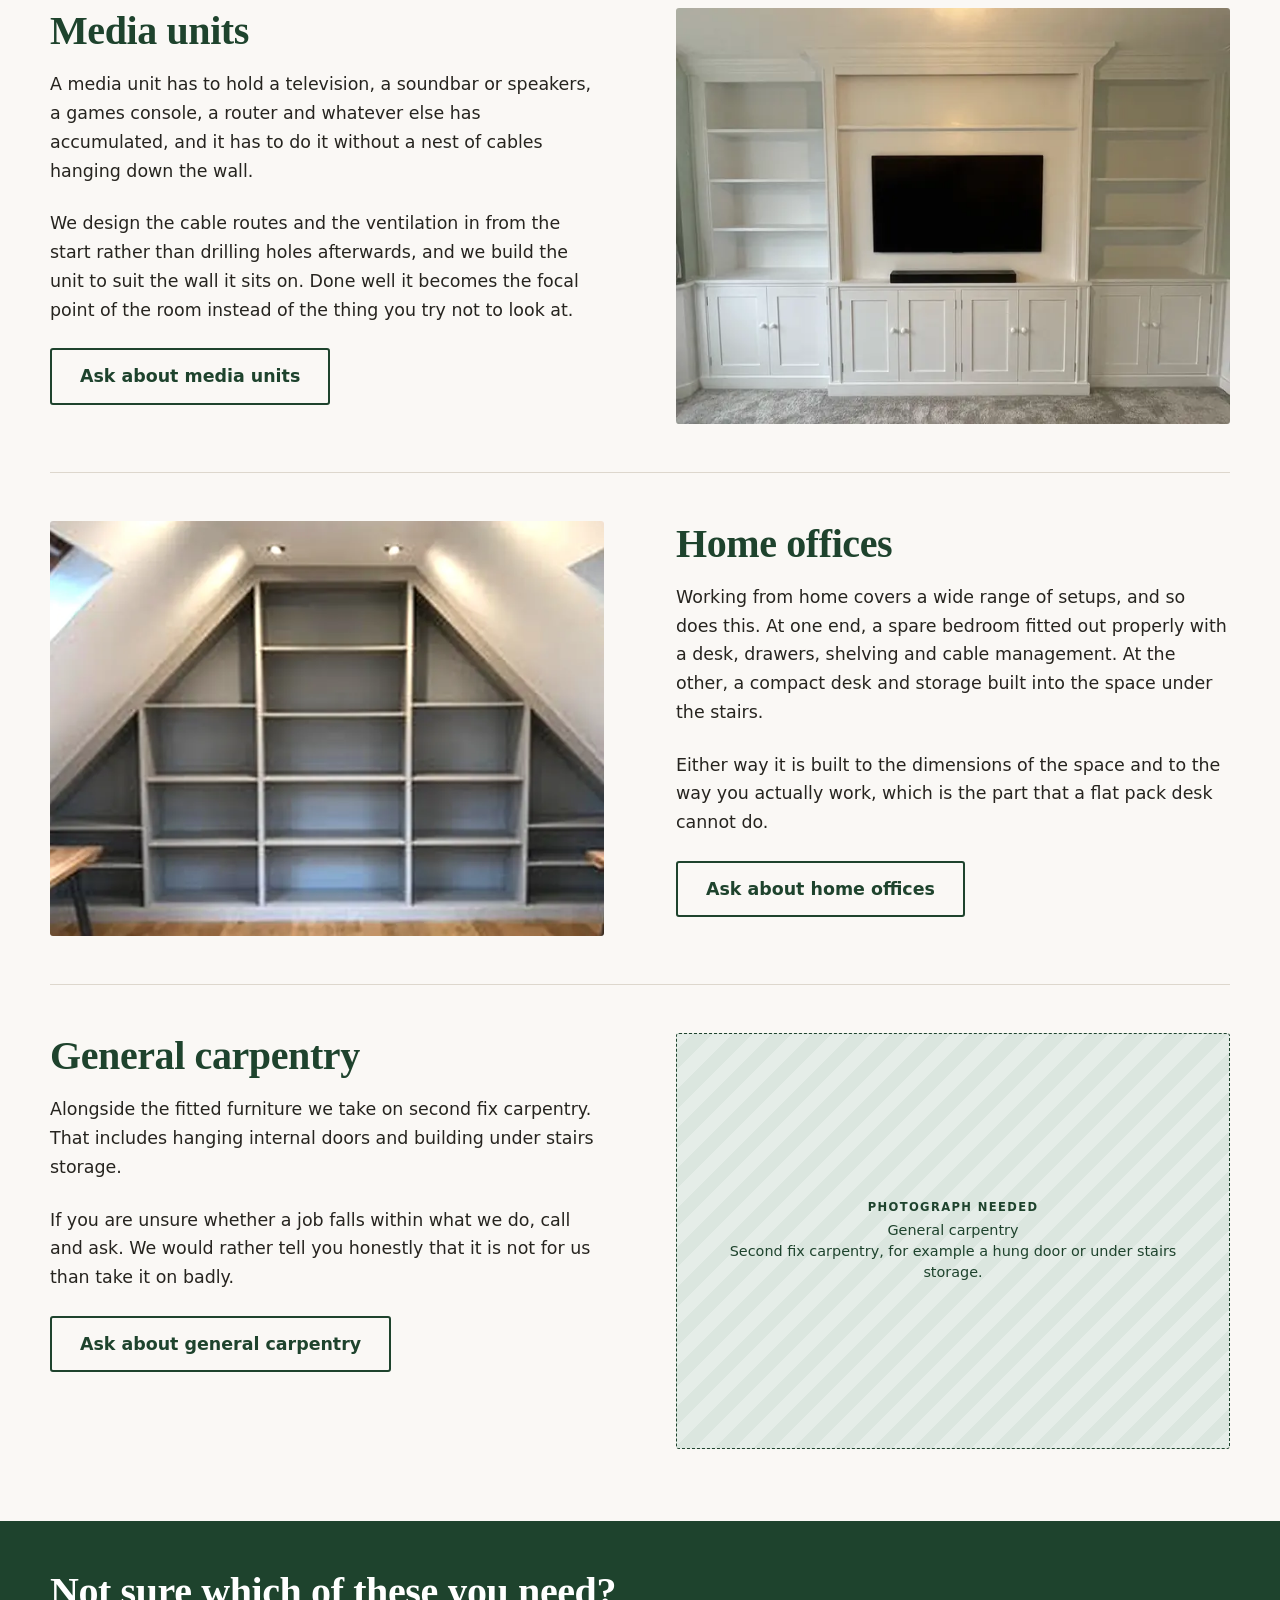
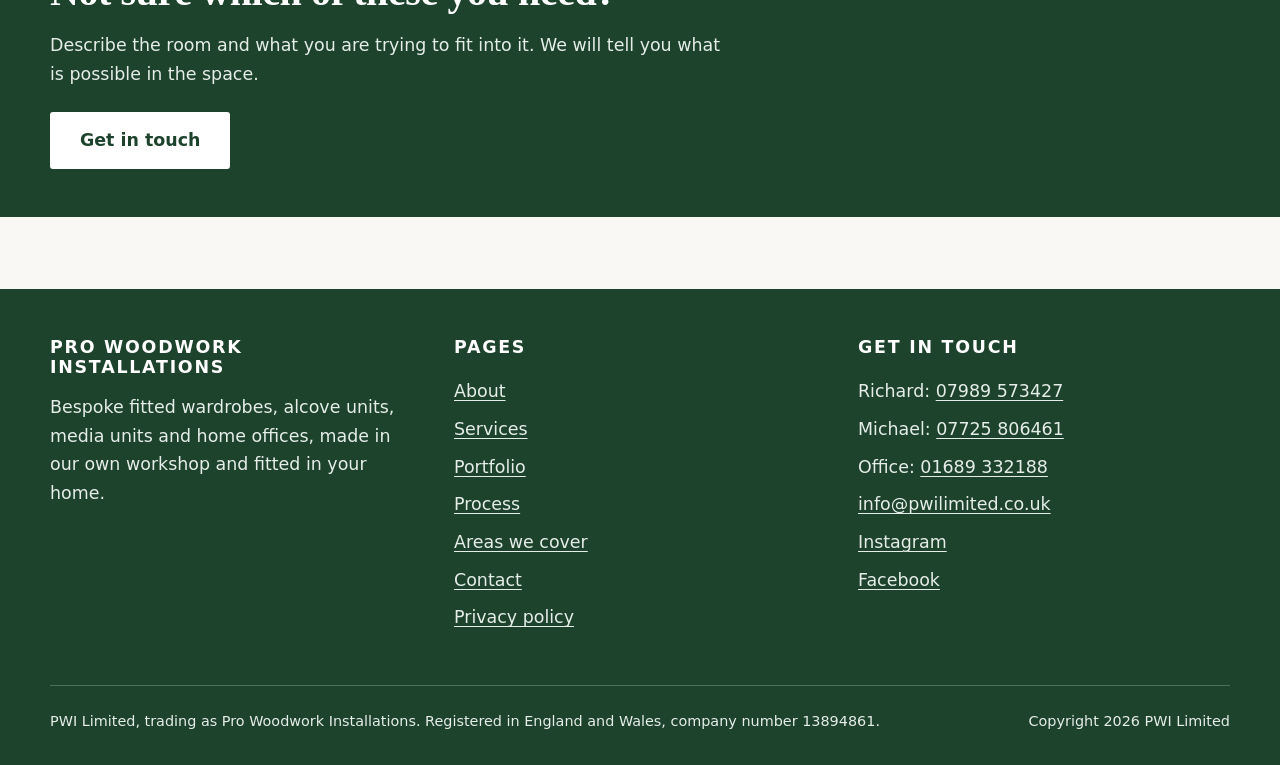
<file: services/index.html>
<!DOCTYPE html>
<html lang="en-GB">
  <head>
    <meta charset="utf-8" />
    <meta name="viewport" content="width=device-width, initial-scale=1" />

    <title>Fitted Wardrobes, Alcoves and Media Units | PWI</title>
    <meta name="description" content="Bespoke fitted wardrobes, alcove units, media units, home offices and second fix carpentry, made to measure in our own workshop." />
    <link rel="canonical" href="https://www.pwilimited.co.uk/services/" />

    <meta property="og:type" content="website" />
    <meta property="og:site_name" content="Pro Woodwork Installations" />
    <meta property="og:title" content="Fitted Wardrobes, Alcoves and Media Units | PWI" />
    <meta property="og:description" content="Bespoke fitted wardrobes, alcove units, media units, home offices and second fix carpentry, made to measure in our own workshop." />
    <meta property="og:url" content="https://www.pwilimited.co.uk/services/" />
    <meta property="og:locale" content="en_GB" />
    <meta property="og:image" content="https://www.pwilimited.co.uk/images/og-image.jpg" />
    <meta property="og:image:width" content="1200" />
    <meta property="og:image:height" content="630" />
    <meta property="og:image:alt" content="A full wall of charcoal grey shaker wardrobes fitted by Pro Woodwork Installations" />

    <link rel="stylesheet" href="/styles.css" />

    <!-- Analytics is deliberately not installed in this build. See CLAUDE.md. -->

    <script type="application/ld+json">
{
  "@context":"https://schema.org",
  "@type":"BreadcrumbList",
  "itemListElement":[
    {"@type":"ListItem","position":1,"name":"Home","item":"https://www.pwilimited.co.uk/"},
    {"@type":"ListItem","position":2,"name":"Services","item":"https://www.pwilimited.co.uk"}
  ]
}
    </script>
    <script type="application/ld+json">
{
  "@context": "https://schema.org",
  "@type": "Service",
  "serviceType": "Fitted wardrobes",
  "name": "Fitted wardrobes",
  "description": "Made to measure fitted wardrobes with hanging space, drawers and shelving, manufactured offsite and installed in the home.",
  "provider": { "@id": "https://www.pwilimited.co.uk/#business" },
  "areaServed": [
    { "@type": "AdministrativeArea", "name": "London" },
    { "@type": "AdministrativeArea", "name": "South East England" }
  ]
}
    </script>
    <script type="application/ld+json">
{
  "@context": "https://schema.org",
  "@type": "Service",
  "serviceType": "Alcove units",
  "name": "Alcove units",
  "description": "Bespoke alcove bookcases, cupboards and shelving built into chimney breast recesses.",
  "provider": { "@id": "https://www.pwilimited.co.uk/#business" },
  "areaServed": [
    { "@type": "AdministrativeArea", "name": "London" },
    { "@type": "AdministrativeArea", "name": "South East England" }
  ]
}
    </script>
    <script type="application/ld+json">
{
  "@context": "https://schema.org",
  "@type": "Service",
  "serviceType": "Media units",
  "name": "Media units",
  "description": "Bespoke living room media units with designed in cable routing and ventilation.",
  "provider": { "@id": "https://www.pwilimited.co.uk/#business" },
  "areaServed": [
    { "@type": "AdministrativeArea", "name": "London" },
    { "@type": "AdministrativeArea", "name": "South East England" }
  ]
}
    </script>
    <script type="application/ld+json">
{
  "@context": "https://schema.org",
  "@type": "Service",
  "serviceType": "Home offices",
  "name": "Home offices",
  "description": "Fitted home offices, from a full spare room to a desk and storage under the stairs.",
  "provider": { "@id": "https://www.pwilimited.co.uk/#business" },
  "areaServed": [
    { "@type": "AdministrativeArea", "name": "London" },
    { "@type": "AdministrativeArea", "name": "South East England" }
  ]
}
    </script>
    <script type="application/ld+json">
{
  "@context": "https://schema.org",
  "@type": "Service",
  "serviceType": "General carpentry",
  "name": "General carpentry",
  "description": "Second fix carpentry including hanging internal doors and under stairs storage.",
  "provider": { "@id": "https://www.pwilimited.co.uk/#business" },
  "areaServed": [
    { "@type": "AdministrativeArea", "name": "London" },
    { "@type": "AdministrativeArea", "name": "South East England" }
  ]
}
    </script>
  </head>

  <body class="page-services">
    <a class="skip-link" href="#main">Skip to main content</a>

    <header class="site-header">
      <div class="wrap site-header__inner">
        <a class="brand" href="/">
          <span class="brand__mark" aria-hidden="true">PWI</span>
          <span class="brand__name">Pro Woodwork Installations
            <span>Bespoke fitted furniture</span>
          </span>
        </a>

        <button class="nav-toggle" type="button" aria-expanded="false" aria-controls="primary-nav">
          <span class="nav-toggle__bars" aria-hidden="true"></span>
          Menu
        </button>

        <nav class="nav" id="primary-nav" data-open="false" aria-label="Primary">
          <ul class="nav__list">
          <li><a href="/">Home</a></li>
          <li><a href="/about/">About</a></li>
          <li><a href="/services/" aria-current="page">Services</a></li>
          <li><a href="/portfolio/">Portfolio</a></li>
          <li><a href="/process/">Process</a></li>
          <li><a href="/contact/">Contact</a></li>
          </ul>
        </nav>
      </div>
    </header>

    <nav class="breadcrumb" aria-label="Breadcrumb">
      <div class="wrap">
        <ol>
          <li><a href="/">Home</a></li>
          <li aria-current="page">Services</li>
        </ol>
      </div>
    </nav>

    <main id="main">
      <div class="page-head">
        <div class="wrap">
          <h1>What we make</h1>
          <p>Five things, all made to measure in our workshop and fitted by us.</p>
        </div>
      </div>

      <div class="section">
        <div class="wrap">
        <section class="service" id="fitted-wardrobes">
          <span class="legacy-anchor" id="fittedwardrobes" aria-hidden="true"></span>
          <div class="service__inner">
            <div>
              <h2>Fitted wardrobes</h2>
              <p>Wardrobes made to measure for the space you have, rather than bought in fixed widths and packed out with filler panels. We work to the actual dimensions of the room, including the sloped ceilings, the skirting and the chimney breast that stops an off the shelf unit from fitting.</p>
              <p>What goes inside is planned around what you own. Common arrangements include:</p>
              <ul class="service__list">
                <li>Long hanging for coats and dresses</li>
                <li>Double hanging for shirts, jackets and folded items</li>
                <li>Banks of drawers, internal or external</li>
                <li>Shoe racking and shelving</li>
                <li>Full wall runs with the storage carried over the bed or a doorway</li>
              </ul>
              <div class="btn-row">
                <a class="btn btn--ghost" href="/contact/">Ask about fitted wardrobes</a>
              </div>
            </div>
            <div class="service__media">
              <div class="media">
                <img src="/images/charcoal-shaker-wardrobes-800.webp"
                     srcset="/images/charcoal-shaker-wardrobes-800.webp 800w, /images/charcoal-shaker-wardrobes-1600.webp 1600w"
                     sizes="(min-width: 1200px) 560px, (min-width: 900px) 46vw, calc(100vw - 2.5rem)"
                     width="800" height="600" loading="lazy" decoding="async"
                     alt="A full wall of fitted wardrobes with charcoal grey shaker doors and brass knobs, in a bedroom with a brass pendant light" />
              </div>
            </div>
          </div>
        </section>
        <section class="service" id="alcoves">
          <div class="service__inner">
            <div>
              <h2>Alcoves</h2>
              <p>The recesses either side of a chimney breast are usually the most wasted space in a room. Built in properly they give you storage without taking a single extra centimetre of floor space.</p>
              <p>We build bookcases, cupboards and contemporary floating shelving into alcoves, with cupboards below and open shelving above being the most common arrangement. Alcove joinery is also the easiest way to conceal pipework, meter boxes and wiring that cannot be moved.</p>
              <div class="btn-row">
                <a class="btn btn--ghost" href="/contact/">Ask about alcoves</a>
              </div>
            </div>
            <div class="service__media">
              <div class="media">
                <img src="/images/sage-alcove-units-640.webp"
                     srcset="/images/sage-alcove-units-640.webp 640w, /images/sage-alcove-units-1024.webp 1024w"
                     sizes="(min-width: 1200px) 560px, (min-width: 900px) 46vw, calc(100vw - 2.5rem)"
                     width="640" height="480" loading="lazy" decoding="async"
                     alt="Sage green alcove units either side of a chimney breast with a log burner, cupboards below and open shelving above" />
              </div>
            </div>
          </div>
        </section>
        <section class="service" id="media-units">
          <span class="legacy-anchor" id="mediaunits" aria-hidden="true"></span>
          <div class="service__inner">
            <div>
              <h2>Media units</h2>
              <p>A media unit has to hold a television, a soundbar or speakers, a games console, a router and whatever else has accumulated, and it has to do it without a nest of cables hanging down the wall.</p>
              <p>We design the cable routes and the ventilation in from the start rather than drilling holes afterwards, and we build the unit to suit the wall it sits on. Done well it becomes the focal point of the room instead of the thing you try not to look at.</p>
              <div class="btn-row">
                <a class="btn btn--ghost" href="/contact/">Ask about media units</a>
              </div>
            </div>
            <div class="service__media">
              <div class="media">
                <img src="/images/white-media-wall-640.webp"
                     srcset="/images/white-media-wall-640.webp 640w, /images/white-media-wall-1000.webp 1000w"
                     sizes="(min-width: 1200px) 560px, (min-width: 900px) 46vw, calc(100vw - 2.5rem)"
                     width="640" height="480" loading="lazy" decoding="async"
                     alt="White media wall with a television in the centre, open shelving either side and panelled cupboards along the bottom" />
              </div>
            </div>
          </div>
        </section>
        <section class="service" id="home-offices">
          <span class="legacy-anchor" id="homeoffice" aria-hidden="true"></span>
          <div class="service__inner">
            <div>
              <h2>Home offices</h2>
              <p>Working from home covers a wide range of setups, and so does this. At one end, a spare bedroom fitted out properly with a desk, drawers, shelving and cable management. At the other, a compact desk and storage built into the space under the stairs.</p>
              <p>Either way it is built to the dimensions of the space and to the way you actually work, which is the part that a flat pack desk cannot do.</p>
              <div class="btn-row">
                <a class="btn btn--ghost" href="/contact/">Ask about home offices</a>
              </div>
            </div>
            <div class="service__media">
              <div class="media">
                <img src="/images/loft-gable-shelving-800.webp"
                     srcset="/images/loft-gable-shelving-800.webp 800w, /images/loft-gable-shelving-1488.webp 1488w"
                     sizes="(min-width: 1200px) 560px, (min-width: 900px) 46vw, calc(100vw - 2.5rem)"
                     width="800" height="600" loading="lazy" decoding="async"
                     alt="Grey fitted shelving built into the full height of a loft gable wall under the roof slopes, with wooden desks at each end" />
              </div>
            </div>
          </div>
        </section>
        <section class="service" id="general-carpentry">
          <span class="legacy-anchor" id="genarel" aria-hidden="true"></span>
          <div class="service__inner">
            <div>
              <h2>General carpentry</h2>
              <p>Alongside the fitted furniture we take on second fix carpentry. That includes hanging internal doors and building under stairs storage.</p>
              <p>If you are unsure whether a job falls within what we do, call and ask. We would rather tell you honestly that it is not for us than take it on badly.</p>
              <div class="btn-row">
                <a class="btn btn--ghost" href="/contact/">Ask about general carpentry</a>
              </div>
            </div>
            <div class="service__media">
              <div class="imgslot">
              <span><strong>Photograph needed</strong>General carpentry<br />Second fix carpentry, for example a hung door or under stairs storage.</span>
            </div>
            </div>
          </div>
        </section>
        </div>
      </div>

      <section class="section section--forest section--tight">
        <div class="wrap">
          <h2>Not sure which of these you need?</h2>
          <p>Describe the room and what you are trying to fit into it. We will tell you what is
            possible in the space.</p>
          <div class="btn-row">
            <a class="btn" href="/contact/">Get in touch</a>
          </div>
        </div>
      </section>

    </main>

    <footer class="site-footer">
      <div class="wrap">
        <div class="site-footer__grid">
          <div>
            <h2>Pro Woodwork Installations</h2>
            <p>Bespoke fitted wardrobes, alcove units, media units and home offices, made in our
              own workshop and fitted in your home.</p>
          </div>

          <div>
            <h3>Pages</h3>
            <ul>
              <li><a href="/about/">About</a></li>
              <li><a href="/services/">Services</a></li>
              <li><a href="/portfolio/">Portfolio</a></li>
              <li><a href="/process/">Process</a></li>
              <li><a href="/areas/">Areas we cover</a></li>
              <li><a href="/contact/">Contact</a></li>
              <li><a href="/privacy/">Privacy policy</a></li>
            </ul>
          </div>

          <div>
            <h3>Get in touch</h3>
            <ul>
              <li>Richard: <a href="tel:+447989573427">07989 573427</a></li>
              <li>Michael: <a href="tel:+447725806461">07725 806461</a></li>
              <li>Office: <a href="tel:+441689332188">01689 332188</a></li>
              <li><a href="mailto:info@pwilimited.co.uk">info@pwilimited.co.uk</a></li>
              <li><a href="https://www.instagram.com/pwilimited/" rel="noopener">Instagram</a></li>
              <li><a href="https://www.facebook.com/pwilimited" rel="noopener">Facebook</a></li>
            </ul>
          </div>
        </div>

        <div class="site-footer__legal">
          <p>PWI Limited, trading as Pro Woodwork Installations. Registered in England and Wales,
            company number 13894861.</p>
          <p>Copyright 2026 PWI Limited</p>
        </div>
      </div>
    </footer>

    <script src="/js/nav.js" defer></script>
  </body>
</html>
</file>
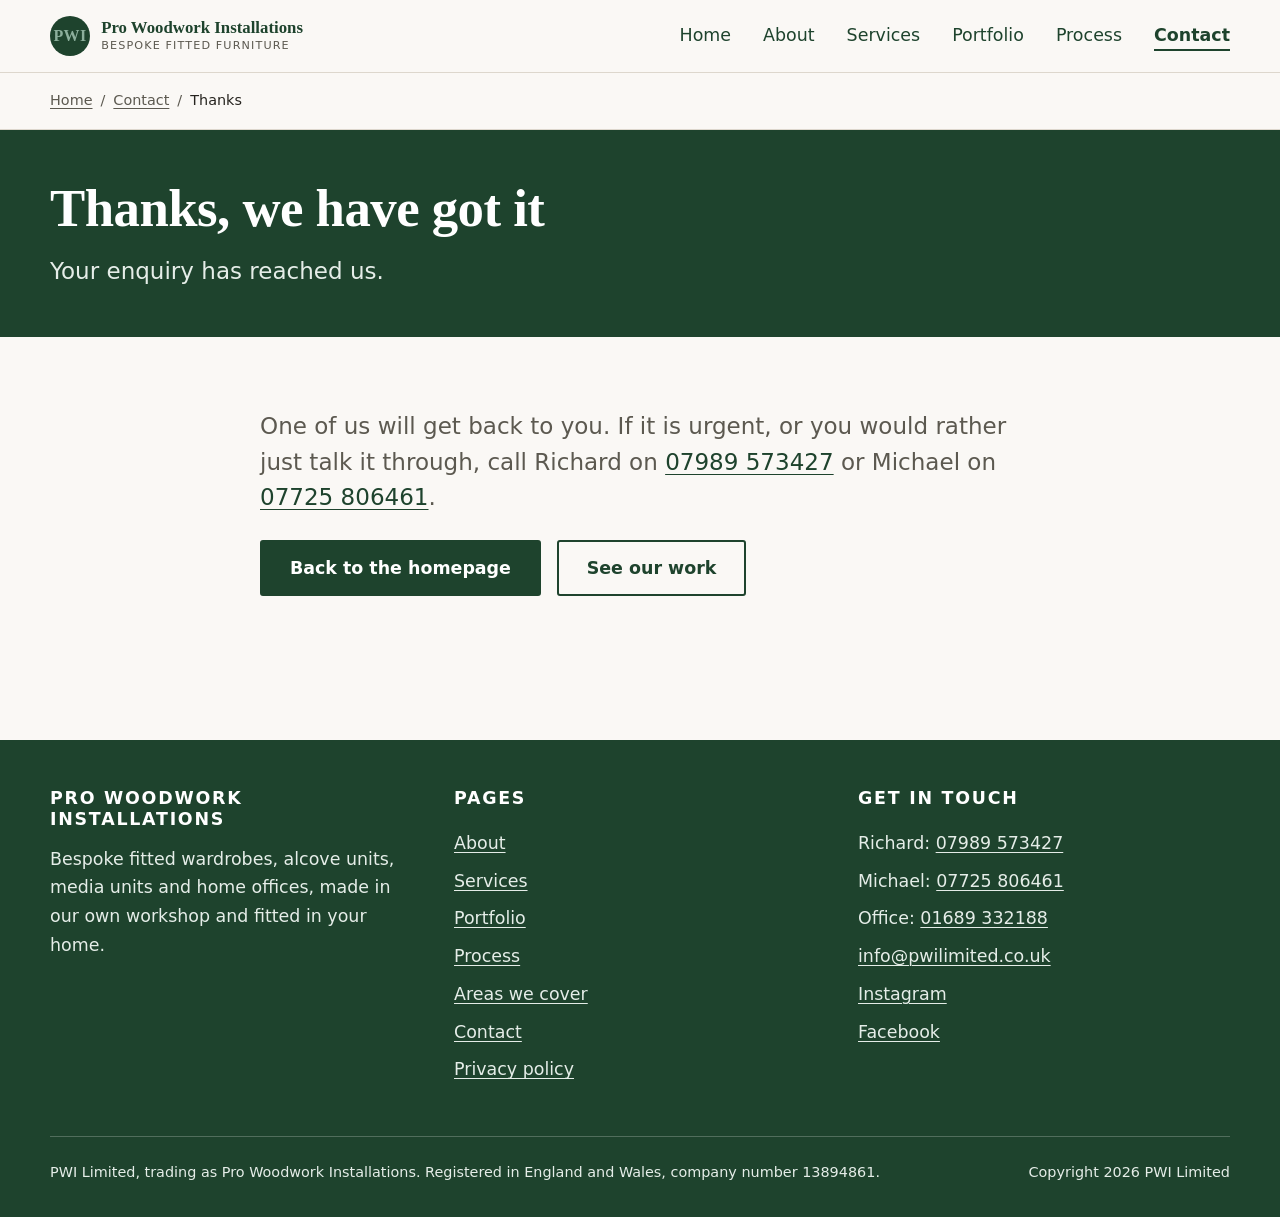
<file: contact/thanks/index.html>
<!DOCTYPE html>
<html lang="en-GB">
  <head>
    <meta charset="utf-8" />
    <meta name="viewport" content="width=device-width, initial-scale=1" />

    <title>Thanks for your enquiry | Pro Woodwork Installations</title>
    <meta name="description" content="Your enquiry has been sent to Pro Woodwork Installations." />
    <link rel="canonical" href="https://www.pwilimited.co.uk/contact/thanks/" />

    <meta property="og:type" content="website" />
    <meta property="og:site_name" content="Pro Woodwork Installations" />
    <meta property="og:title" content="Thanks for your enquiry | Pro Woodwork Installations" />
    <meta property="og:description" content="Your enquiry has been sent to Pro Woodwork Installations." />
    <meta property="og:url" content="https://www.pwilimited.co.uk/contact/thanks/" />
    <meta property="og:locale" content="en_GB" />
    <meta property="og:image" content="https://www.pwilimited.co.uk/images/og-image.jpg" />
    <meta property="og:image:width" content="1200" />
    <meta property="og:image:height" content="630" />
    <meta property="og:image:alt" content="A full wall of charcoal grey shaker wardrobes fitted by Pro Woodwork Installations" />

    <link rel="stylesheet" href="/styles.css" />

    <!-- Analytics is deliberately not installed in this build. See CLAUDE.md. -->

    <script type="application/ld+json">
{
  "@context":"https://schema.org",
  "@type":"BreadcrumbList",
  "itemListElement":[
    {"@type":"ListItem","position":1,"name":"Home","item":"https://www.pwilimited.co.uk/"},
    {"@type":"ListItem","position":2,"name":"Contact","item":"https://www.pwilimited.co.uk/contact/"},
    {"@type":"ListItem","position":3,"name":"Thanks","item":"https://www.pwilimited.co.uk"}
  ]
}
    </script>
  </head>

  <body class="page-thanks">
    <a class="skip-link" href="#main">Skip to main content</a>

    <header class="site-header">
      <div class="wrap site-header__inner">
        <a class="brand" href="/">
          <span class="brand__mark" aria-hidden="true">PWI</span>
          <span class="brand__name">Pro Woodwork Installations
            <span>Bespoke fitted furniture</span>
          </span>
        </a>

        <button class="nav-toggle" type="button" aria-expanded="false" aria-controls="primary-nav">
          <span class="nav-toggle__bars" aria-hidden="true"></span>
          Menu
        </button>

        <nav class="nav" id="primary-nav" data-open="false" aria-label="Primary">
          <ul class="nav__list">
          <li><a href="/">Home</a></li>
          <li><a href="/about/">About</a></li>
          <li><a href="/services/">Services</a></li>
          <li><a href="/portfolio/">Portfolio</a></li>
          <li><a href="/process/">Process</a></li>
          <li><a href="/contact/" aria-current="page">Contact</a></li>
          </ul>
        </nav>
      </div>
    </header>

    <nav class="breadcrumb" aria-label="Breadcrumb">
      <div class="wrap">
        <ol>
          <li><a href="/">Home</a></li>
          <li><a href="/contact/">Contact</a></li>
          <li aria-current="page">Thanks</li>
        </ol>
      </div>
    </nav>

    <main id="main">
      <div class="page-head">
        <div class="wrap">
          <h1>Thanks, we have got it</h1>
          <p>Your enquiry has reached us.</p>
        </div>
      </div>

      <section class="section">
        <div class="wrap wrap--narrow">
          <p class="lede">One of us will get back to you. If it is urgent, or you would rather just
            talk it through, call Richard on <a href="tel:+447989573427">07989 573427</a> or Michael
            on <a href="tel:+447725806461">07725 806461</a>.</p>

          <div class="btn-row">
            <a class="btn" href="/">Back to the homepage</a>
            <a class="btn btn--ghost" href="/portfolio/">See our work</a>
          </div>
        </div>
      </section>

    </main>

    <footer class="site-footer">
      <div class="wrap">
        <div class="site-footer__grid">
          <div>
            <h2>Pro Woodwork Installations</h2>
            <p>Bespoke fitted wardrobes, alcove units, media units and home offices, made in our
              own workshop and fitted in your home.</p>
          </div>

          <div>
            <h3>Pages</h3>
            <ul>
              <li><a href="/about/">About</a></li>
              <li><a href="/services/">Services</a></li>
              <li><a href="/portfolio/">Portfolio</a></li>
              <li><a href="/process/">Process</a></li>
              <li><a href="/areas/">Areas we cover</a></li>
              <li><a href="/contact/">Contact</a></li>
              <li><a href="/privacy/">Privacy policy</a></li>
            </ul>
          </div>

          <div>
            <h3>Get in touch</h3>
            <ul>
              <li>Richard: <a href="tel:+447989573427">07989 573427</a></li>
              <li>Michael: <a href="tel:+447725806461">07725 806461</a></li>
              <li>Office: <a href="tel:+441689332188">01689 332188</a></li>
              <li><a href="mailto:info@pwilimited.co.uk">info@pwilimited.co.uk</a></li>
              <li><a href="https://www.instagram.com/pwilimited/" rel="noopener">Instagram</a></li>
              <li><a href="https://www.facebook.com/pwilimited" rel="noopener">Facebook</a></li>
            </ul>
          </div>
        </div>

        <div class="site-footer__legal">
          <p>PWI Limited, trading as Pro Woodwork Installations. Registered in England and Wales,
            company number 13894861.</p>
          <p>Copyright 2026 PWI Limited</p>
        </div>
      </div>
    </footer>

    <script src="/js/nav.js" defer></script>
  </body>
</html>
</file>
<file: styles.css>
/* ==========================================================================
   Pro Woodwork Installations
   Single shared stylesheet. Tokens at :root, page-specific rules scoped by
   the body class. Never edit a shared component rule to fix one page.
   ========================================================================== */

:root {
  /* Colour. Greens are taken from the PWI logo, which is exactly two colours:
     #1e432d and #8caf9c. Sage never carries text, it fails AA on light
     grounds. It is a background, border and accent colour only. */
  --forest: #1e432d;
  --forest-dark: #14301f;
  --sage: #8caf9c;
  --sage-pale: #e5ede8;

  --ground: #faf8f5;
  --ground-alt: #f2eee8;
  --ink: #26241f;
  --ink-muted: #5c5950;
  --line: #ddd7cd;
  --white: #ffffff;

  --tan: #a9763f;          /* decorative only, never text on light grounds */
  --tan-text: #8f6230;     /* the text-safe tan, 5.0:1 on --ground */
  --flag: #b3541e;         /* placeholder markers */
  --flag-bg: #fdf1e7;

  /* Type. Self-hosted faces drop in here behind the same tokens, so
     switching is a change to these two lines plus an @font-face block. */
  --font-display: Georgia, 'Iowan Old Style', 'Times New Roman', serif;
  --font-body: system-ui, -apple-system, 'Segoe UI', Helvetica, Arial, sans-serif;

  --step--1: clamp(0.83rem, 0.8rem + 0.15vw, 0.9rem);
  --step-0: clamp(1rem, 0.96rem + 0.2vw, 1.09rem);
  --step-1: clamp(1.2rem, 1.12rem + 0.4vw, 1.45rem);
  --step-2: clamp(1.45rem, 1.3rem + 0.75vw, 1.95rem);
  --step-3: clamp(1.75rem, 1.5rem + 1.25vw, 2.6rem);
  --step-4: clamp(2.1rem, 1.7rem + 2vw, 3.5rem);

  /* Spacing */
  --s1: 0.5rem;
  --s2: 1rem;
  --s3: 1.5rem;
  --s4: 2rem;
  --s5: 3rem;
  --s6: 4.5rem;
  --s7: 6.5rem;

  --measure: 62ch;
  --wrap: 1180px;
  --wrap-narrow: 760px;
  --radius: 3px;
  --shadow: 0 1px 2px rgba(38, 36, 31, 0.06), 0 8px 24px rgba(38, 36, 31, 0.07);
}

/* --------------------------------------------------------------- reset -- */

*, *::before, *::after { box-sizing: border-box; }

html { -webkit-text-size-adjust: 100%; }

body {
  margin: 0;
  background: var(--ground);
  color: var(--ink);
  font-family: var(--font-body);
  font-size: var(--step-0);
  line-height: 1.65;
  -webkit-font-smoothing: antialiased;
}

img { max-width: 100%; height: auto; display: block; }

h1, h2, h3, h4 {
  font-family: var(--font-display);
  font-weight: 600;
  line-height: 1.15;
  color: var(--forest);
  margin: 0 0 var(--s2);
  letter-spacing: -0.01em;
}

h1 { font-size: var(--step-4); }
h2 { font-size: var(--step-3); }
h3 { font-size: var(--step-2); }
h4 { font-size: var(--step-1); }

p, ul, ol { margin: 0 0 var(--s3); }
p { max-width: var(--measure); }

a { color: var(--forest); text-underline-offset: 0.18em; text-decoration-thickness: 1px; }
a:hover { color: var(--tan-text); }

:focus-visible {
  outline: 3px solid var(--forest);
  outline-offset: 3px;
  border-radius: 2px;
}

.skip-link {
  position: absolute;
  left: var(--s2);
  top: -4rem;
  z-index: 100;
  background: var(--forest);
  color: var(--white);
  padding: var(--s2) var(--s3);
  border-radius: var(--radius);
  transition: top 0.15s ease;
}
.skip-link:focus { top: var(--s2); color: var(--white); }

.visually-hidden {
  position: absolute;
  width: 1px; height: 1px;
  margin: -1px; padding: 0;
  overflow: hidden;
  clip: rect(0 0 0 0);
  white-space: nowrap;
}

/* -------------------------------------------------------------- layout -- */

.wrap {
  width: min(100% - 2.5rem, var(--wrap));
  margin-inline: auto;
}
.wrap--narrow { width: min(100% - 2.5rem, var(--wrap-narrow)); }

.section { padding-block: var(--s6); }
.section--tight { padding-block: var(--s5); }
.section--alt { background: var(--ground-alt); }
.section--forest { background: var(--forest); color: var(--sage-pale); }
.section--forest h2,
.section--forest h3 { color: var(--white); }
.section--forest a { color: var(--white); }

.section__intro { max-width: var(--measure); margin-bottom: var(--s5); }
.section__intro p:last-child { margin-bottom: 0; }

.eyebrow {
  display: block;
  font-size: var(--step--1);
  letter-spacing: 0.14em;
  text-transform: uppercase;
  font-weight: 600;
  color: var(--ink-muted);
  margin-bottom: var(--s2);
}
.section--forest .eyebrow { color: var(--sage); }

.grid { display: grid; gap: var(--s4); }
@media (min-width: 640px) {
  .grid--2 { grid-template-columns: repeat(2, 1fr); }
  .grid--3 { grid-template-columns: repeat(2, 1fr); }
}
@media (min-width: 900px) {
  .grid--3 { grid-template-columns: repeat(3, 1fr); }
}

/* ------------------------------------------------------------- buttons -- */

.btn {
  display: inline-block;
  font-family: var(--font-body);
  font-size: var(--step-0);
  font-weight: 600;
  line-height: 1.2;
  padding: 0.9em 1.6em;
  border-radius: var(--radius);
  border: 2px solid var(--forest);
  background: var(--forest);
  color: var(--white);
  text-decoration: none;
  cursor: pointer;
  transition: background 0.15s ease, border-color 0.15s ease;
}
.btn:hover { background: var(--forest-dark); border-color: var(--forest-dark); color: var(--white); }

.btn--ghost { background: transparent; color: var(--forest); }
.btn--ghost:hover { background: var(--forest); color: var(--white); }

.section--forest .btn {
  background: var(--white); color: var(--forest); border-color: var(--white);
}
.section--forest .btn:hover { background: var(--sage-pale); color: var(--forest-dark); }

.btn-row { display: flex; flex-wrap: wrap; gap: var(--s2); }

/* -------------------------------------------------------------- header -- */

.site-header {
  background: var(--ground);
  border-bottom: 1px solid var(--line);
  position: sticky;
  top: 0;
  z-index: 50;
}

.site-header__inner {
  display: flex;
  align-items: center;
  justify-content: space-between;
  gap: var(--s3);
  padding-block: var(--s2);
}

.brand {
  display: flex;
  align-items: center;
  gap: 0.7rem;
  text-decoration: none;
  color: var(--forest);
}
.brand__mark {
  width: 40px; height: 40px;
  flex: 0 0 auto;
  border-radius: 50%;
  background: var(--forest);
  color: var(--sage);
  font-family: var(--font-display);
  font-size: 1rem;
  font-weight: 700;
  letter-spacing: 0.02em;
  display: grid;
  place-items: center;
}
.brand__name {
  font-family: var(--font-display);
  font-size: 1.05rem;
  font-weight: 600;
  line-height: 1.1;
}
.brand__name span {
  display: block;
  font-family: var(--font-body);
  font-size: 0.7rem;
  font-weight: 500;
  letter-spacing: 0.1em;
  text-transform: uppercase;
  color: var(--ink-muted);
  margin-top: 0.2em;
}

.nav-toggle {
  display: inline-flex;
  align-items: center;
  gap: 0.5rem;
  font: inherit;
  font-size: var(--step--1);
  font-weight: 600;
  padding: 0.6em 0.9em;
  background: transparent;
  border: 1px solid var(--line);
  border-radius: var(--radius);
  color: var(--forest);
  cursor: pointer;
}
.nav-toggle__bars { display: block; width: 18px; height: 2px; background: currentColor; position: relative; }
.nav-toggle__bars::before,
.nav-toggle__bars::after {
  content: ''; position: absolute; left: 0; width: 18px; height: 2px; background: currentColor;
}
.nav-toggle__bars::before { top: -6px; }
.nav-toggle__bars::after { top: 6px; }

.nav { display: none; }
.nav[data-open='true'] { display: block; }

.nav__list {
  list-style: none;
  margin: 0;
  padding: 0 0 var(--s3);
  display: flex;
  flex-direction: column;
  gap: var(--s1);
}
.nav__list a {
  display: block;
  padding: 0.6em 0;
  text-decoration: none;
  font-weight: 500;
  border-bottom: 1px solid var(--line);
}
.nav__list a[aria-current='page'] { color: var(--tan-text); font-weight: 600; }

@media (min-width: 900px) {
  .nav-toggle { display: none; }
  .nav, .nav[data-open='false'] { display: block; }
  .nav__list {
    flex-direction: row;
    align-items: center;
    gap: var(--s4);
    padding: 0;
  }
  .nav__list a { padding: 0; border-bottom: 2px solid transparent; }
  .nav__list a:hover { border-bottom-color: var(--sage); }
  .nav__list a[aria-current='page'] { border-bottom-color: var(--forest); color: var(--forest); }
  .site-header__inner { flex-wrap: nowrap; }
}
@media (max-width: 899px) {
  .site-header__inner { flex-wrap: wrap; }
  .nav { flex-basis: 100%; }
}

/* ---------------------------------------------------------------- hero -- */

.hero { background: var(--ground-alt); border-bottom: 1px solid var(--line); }
.hero__inner {
  display: grid;
  gap: var(--s4);
  padding-block: var(--s5);
  align-items: center;
}
.hero__title { margin-bottom: var(--s3); }
.hero__lede {
  font-size: var(--step-1);
  line-height: 1.5;
  color: var(--ink-muted);
  margin-bottom: var(--s4);
}
.hero__note {
  font-size: var(--step--1);
  color: var(--ink-muted);
  margin-top: var(--s3);
  margin-bottom: 0;
}

@media (min-width: 900px) {
  .hero__inner { grid-template-columns: 1.05fr 1fr; gap: var(--s6); padding-block: var(--s6); }
}

/* page banner for interior pages */
.page-head { background: var(--forest); color: var(--sage-pale); padding-block: var(--s5); }
.page-head h1 { color: var(--white); margin-bottom: var(--s2); }
.page-head p { color: var(--sage-pale); font-size: var(--step-1); line-height: 1.5; margin-bottom: 0; }

/* ---------------------------------------------------------- breadcrumb -- */

.breadcrumb { font-size: var(--step--1); padding-block: var(--s2); border-bottom: 1px solid var(--line); }
.breadcrumb ol { list-style: none; display: flex; flex-wrap: wrap; gap: 0.5rem; margin: 0; padding: 0; }
.breadcrumb li + li::before { content: '/'; margin-right: 0.5rem; color: var(--ink-muted); }
.breadcrumb a { color: var(--ink-muted); }

/* --------------------------------------------------------------- cards -- */

.card {
  background: var(--white);
  border: 1px solid var(--line);
  border-radius: var(--radius);
  overflow: hidden;
  display: flex;
  flex-direction: column;
}
.card__body { padding: var(--s3); display: flex; flex-direction: column; flex: 1; }
.card__body h3 { margin-bottom: var(--s1); }
.card__body p { flex: 1; margin-bottom: var(--s3); }
.card__link { font-weight: 600; text-decoration: none; }
.card__link:hover { text-decoration: underline; }
.card__link::after { content: ' \2192'; }

/* ---------------------------------------------- image + placeholder art -- */

.media {
  background: var(--sage-pale);
  border-radius: var(--radius);
  overflow: hidden;
  aspect-ratio: 4 / 3;
}
.media img { width: 100%; height: 100%; object-fit: cover; }

/* Visible, deliberately unmistakable stand-in for photography that does not
   exist yet. These must all be gone before the site goes live. */
.imgslot {
  display: grid;
  place-items: center;
  text-align: center;
  padding: var(--s3);
  background:
    repeating-linear-gradient(
      -45deg,
      var(--sage-pale) 0 14px,
      #dbe6df 14px 28px
    );
  border: 1px dashed var(--forest);
  border-radius: var(--radius);
  color: var(--forest);
  font-size: var(--step--1);
  line-height: 1.45;
  aspect-ratio: 4 / 3;
}
.imgslot strong { display: block; font-size: 0.72rem; letter-spacing: 0.12em; text-transform: uppercase; margin-bottom: 0.4em; }
.imgslot--wide { aspect-ratio: 16 / 9; }
.imgslot--tall { aspect-ratio: 3 / 4; }

/* Inline copy placeholder */
.ph {
  background: var(--flag-bg);
  border-left: 3px solid var(--flag);
  color: #7a3a14;
  padding: var(--s2) var(--s3);
  margin-bottom: var(--s3);
  font-size: var(--step--1);
  max-width: var(--measure);
}
.ph strong { letter-spacing: 0.08em; text-transform: uppercase; font-size: 0.72rem; display: block; margin-bottom: 0.3em; }
.ph p { margin: 0; max-width: none; }

/* --------------------------------------------------------- service rows -- */

.service {
  padding-top: var(--s5);
  margin-top: var(--s5);
  border-top: 1px solid var(--line);
  scroll-margin-top: 5.5rem;
}
.service:first-of-type { border-top: 0; margin-top: 0; padding-top: 0; }
.service__inner { display: grid; gap: var(--s4); align-items: start; }
@media (min-width: 900px) {
  .service__inner { grid-template-columns: 1fr 1fr; gap: var(--s6); }
  .service:nth-of-type(even) .service__media { order: -1; }
}
/* Anchor targets carried over from the WordPress services page, so old
   inbound links such as /services/#fittedwardrobes still land in the right
   place. No visual effect. */
.legacy-anchor { display: block; height: 0; scroll-margin-top: 5.5rem; }

.service__list { padding-left: 1.1rem; }
.service__list li { margin-bottom: 0.4rem; }

/* ------------------------------------------------------------- process -- */

.steps { list-style: none; padding: 0; margin: 0; counter-reset: step; }
.step {
  counter-increment: step;
  display: grid;
  grid-template-columns: auto 1fr;
  gap: var(--s3);
  padding-block: var(--s4);
  border-top: 1px solid var(--line);
}
.step:first-child { border-top: 0; padding-top: 0; }
.step::before {
  content: counter(step, decimal-leading-zero);
  font-family: var(--font-display);
  font-size: var(--step-2);
  color: var(--sage);
  line-height: 1;
}
.step h3 { margin-bottom: var(--s1); }
.step p:last-child { margin-bottom: 0; }

/* ----------------------------------------------------------- portfolio -- */

.project { border: 1px solid var(--line); border-radius: var(--radius); background: var(--white); overflow: hidden; }
.project__body { padding: var(--s3); }
.project__meta {
  display: flex; flex-wrap: wrap; gap: 0.5rem 1rem;
  font-size: var(--step--1); color: var(--ink-muted);
  margin-bottom: var(--s2);
}
.project__tag {
  display: inline-block;
  background: var(--sage-pale);
  color: var(--forest);
  border-radius: 100px;
  padding: 0.15em 0.8em;
  font-weight: 600;
}
.project h3 { margin-bottom: var(--s1); }
.project p:last-child { margin-bottom: 0; }

/* ----------------------------------------------------------------- faq -- */

.faq { border-top: 1px solid var(--line); max-width: var(--measure); }
.faq__item { border-bottom: 1px solid var(--line); }
.faq__item summary {
  cursor: pointer;
  list-style: none;
  padding: var(--s3) 2rem var(--s3) 0;
  font-family: var(--font-display);
  font-size: var(--step-1);
  color: var(--forest);
  position: relative;
}
.faq__item summary::-webkit-details-marker { display: none; }
.faq__item summary::after {
  content: '+';
  position: absolute; right: 0; top: 50%;
  transform: translateY(-50%);
  font-size: 1.4rem; line-height: 1; color: var(--sage);
}
.faq__item[open] summary::after { content: '\2212'; }
.faq__answer { padding-bottom: var(--s3); }
.faq__answer p:last-child, .faq__answer .ph:last-child { margin-bottom: 0; }

/* ---------------------------------------------------------------- form -- */

.form { max-width: 34rem; }
.field { margin-bottom: var(--s3); }
.field label { display: block; font-weight: 600; margin-bottom: 0.35rem; }
.field__hint { display: block; font-weight: 400; font-size: var(--step--1); color: var(--ink-muted); margin-top: 0.1rem; }

.field input,
.field select,
.field textarea {
  width: 100%;
  font: inherit;
  padding: 0.7em 0.8em;
  border: 1px solid var(--ink-muted);
  border-radius: var(--radius);
  background: var(--white);
  color: var(--ink);
}
.field textarea { min-height: 9rem; resize: vertical; }
.field input:focus, .field select:focus, .field textarea:focus { border-color: var(--forest); }

.hp { position: absolute; left: -9999px; }

/* ------------------------------------------------------- contact lists -- */

.contact-list { list-style: none; padding: 0; margin: 0 0 var(--s4); }
.contact-list li { padding-block: 0.55rem; border-bottom: 1px solid var(--line); }
.contact-list .label { display: block; font-size: var(--step--1); color: var(--ink-muted); }
.contact-list a { font-weight: 600; font-size: var(--step-1); text-decoration: none; }
.contact-list a:hover { text-decoration: underline; }

/* --------------------------------------------------------------- areas -- */

.area-cols { columns: 2; column-gap: var(--s4); list-style: none; padding: 0; margin: 0 0 var(--s4); }
@media (min-width: 900px) { .area-cols { columns: 3; } }
.area-cols li { break-inside: avoid; padding-block: 0.3rem; border-bottom: 1px solid var(--line); }

/* -------------------------------------------------------------- footer -- */

.site-footer {
  background: var(--forest);
  color: var(--sage-pale);
  padding-block: var(--s5) var(--s4);
  margin-top: var(--s6);
}
.site-footer h2, .site-footer h3 { color: var(--white); font-size: var(--step-0); font-family: var(--font-body); letter-spacing: 0.1em; text-transform: uppercase; }
.site-footer a { color: var(--sage-pale); }
.site-footer a:hover { color: var(--white); }
.site-footer ul { list-style: none; padding: 0; margin: 0; }
.site-footer li { padding-block: 0.28rem; }
.site-footer__grid { display: grid; gap: var(--s4); }
@media (min-width: 640px) { .site-footer__grid { grid-template-columns: repeat(3, 1fr); } }
.site-footer__legal {
  margin-top: var(--s5);
  padding-top: var(--s3);
  border-top: 1px solid rgba(229, 237, 232, 0.25);
  font-size: var(--step--1);
  display: flex; flex-wrap: wrap; gap: var(--s1) var(--s3);
  justify-content: space-between;
}
.site-footer__legal p { margin: 0; max-width: none; }

/* --------------------------------------------------------------- misc --- */

.lede { font-size: var(--step-1); line-height: 1.55; color: var(--ink-muted); }

.callout {
  background: var(--white);
  border: 1px solid var(--line);
  border-left: 4px solid var(--sage);
  border-radius: var(--radius);
  padding: var(--s3);
  max-width: var(--measure);
}
.callout p:last-child { margin-bottom: 0; }

@media (prefers-reduced-motion: reduce) {
  *, *::before, *::after { animation-duration: 0.01ms !important; transition-duration: 0.01ms !important; }
}

/* ------------------------------------------------- real photography ---- */

.hero .media { box-shadow: var(--shadow); }

.project > .media { border-radius: 0; }

/* Homepage recent work tiles */
.thumb { display: block; text-decoration: none; color: var(--forest); }
.thumb .media { margin-bottom: var(--s1); transition: opacity 0.15s ease; }
.thumb:hover .media { opacity: 0.88; }
.thumb__label { font-family: var(--font-display); font-size: var(--step-1); }
.thumb:hover .thumb__label { text-decoration: underline; }

/* Questions for Richard and Michael inside a placeholder block */
.ph ul { margin: 0.4rem 0 0; padding-left: 1.1rem; }
.ph li { margin-bottom: 0.25rem; }

/* Short inline placeholder, for a single missing value such as a postcode */
.ph-inline {
  background: var(--flag-bg);
  color: #7a3a14;
  border: 1px dashed var(--flag);
  border-radius: 100px;
  padding: 0.1em 0.7em;
  font-weight: 600;
}
</file>
